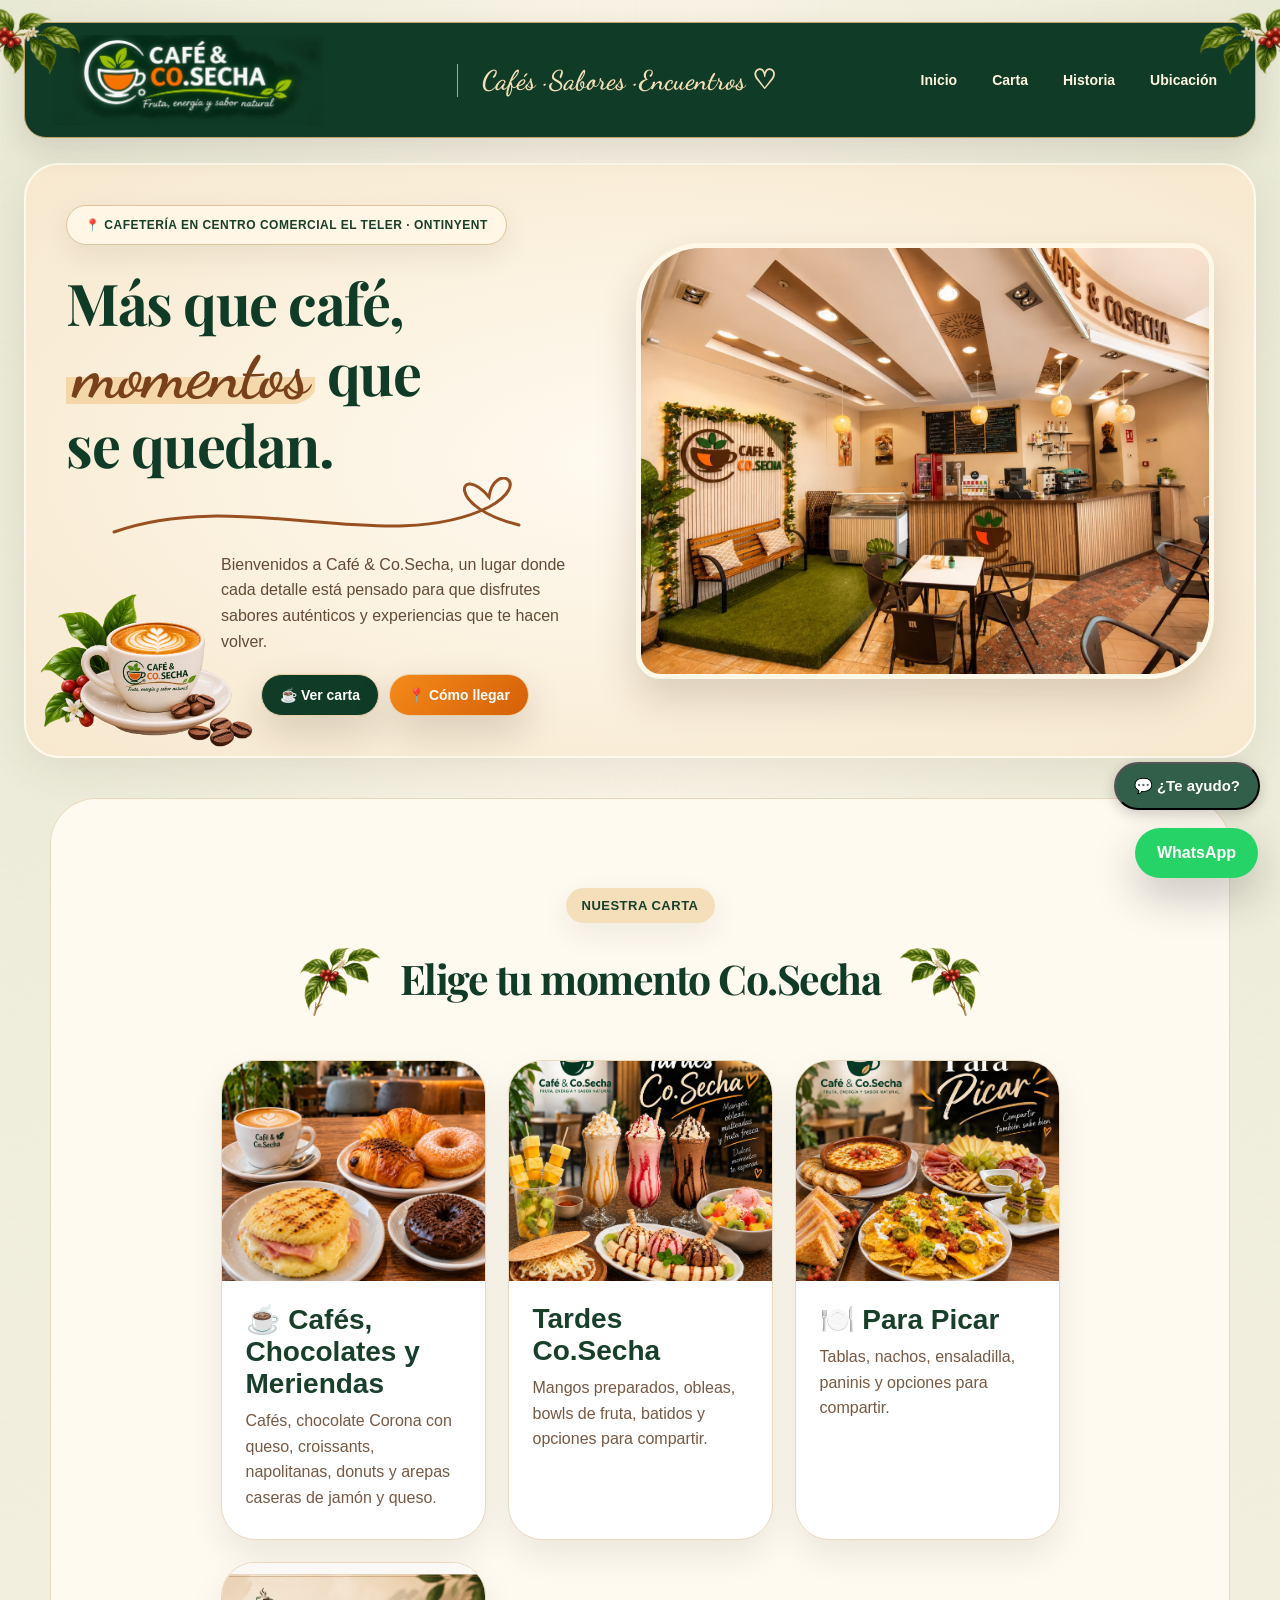
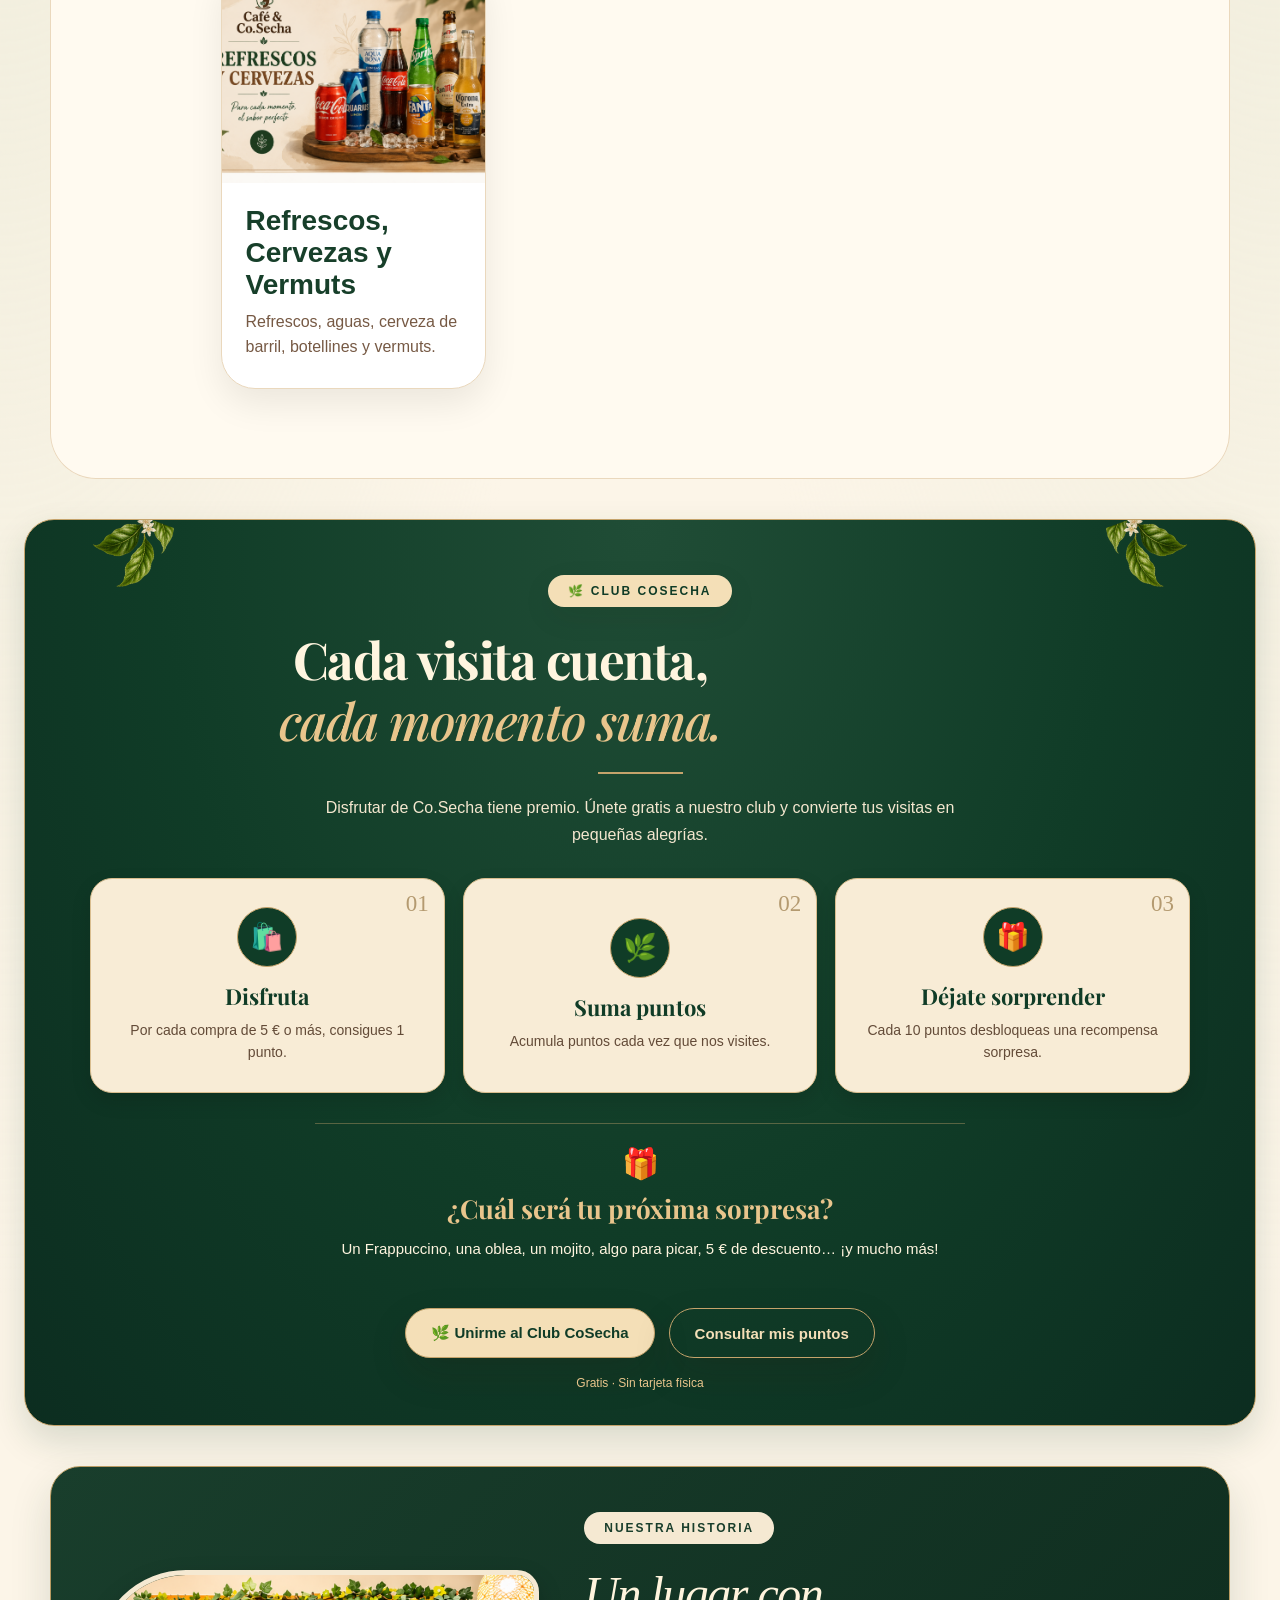
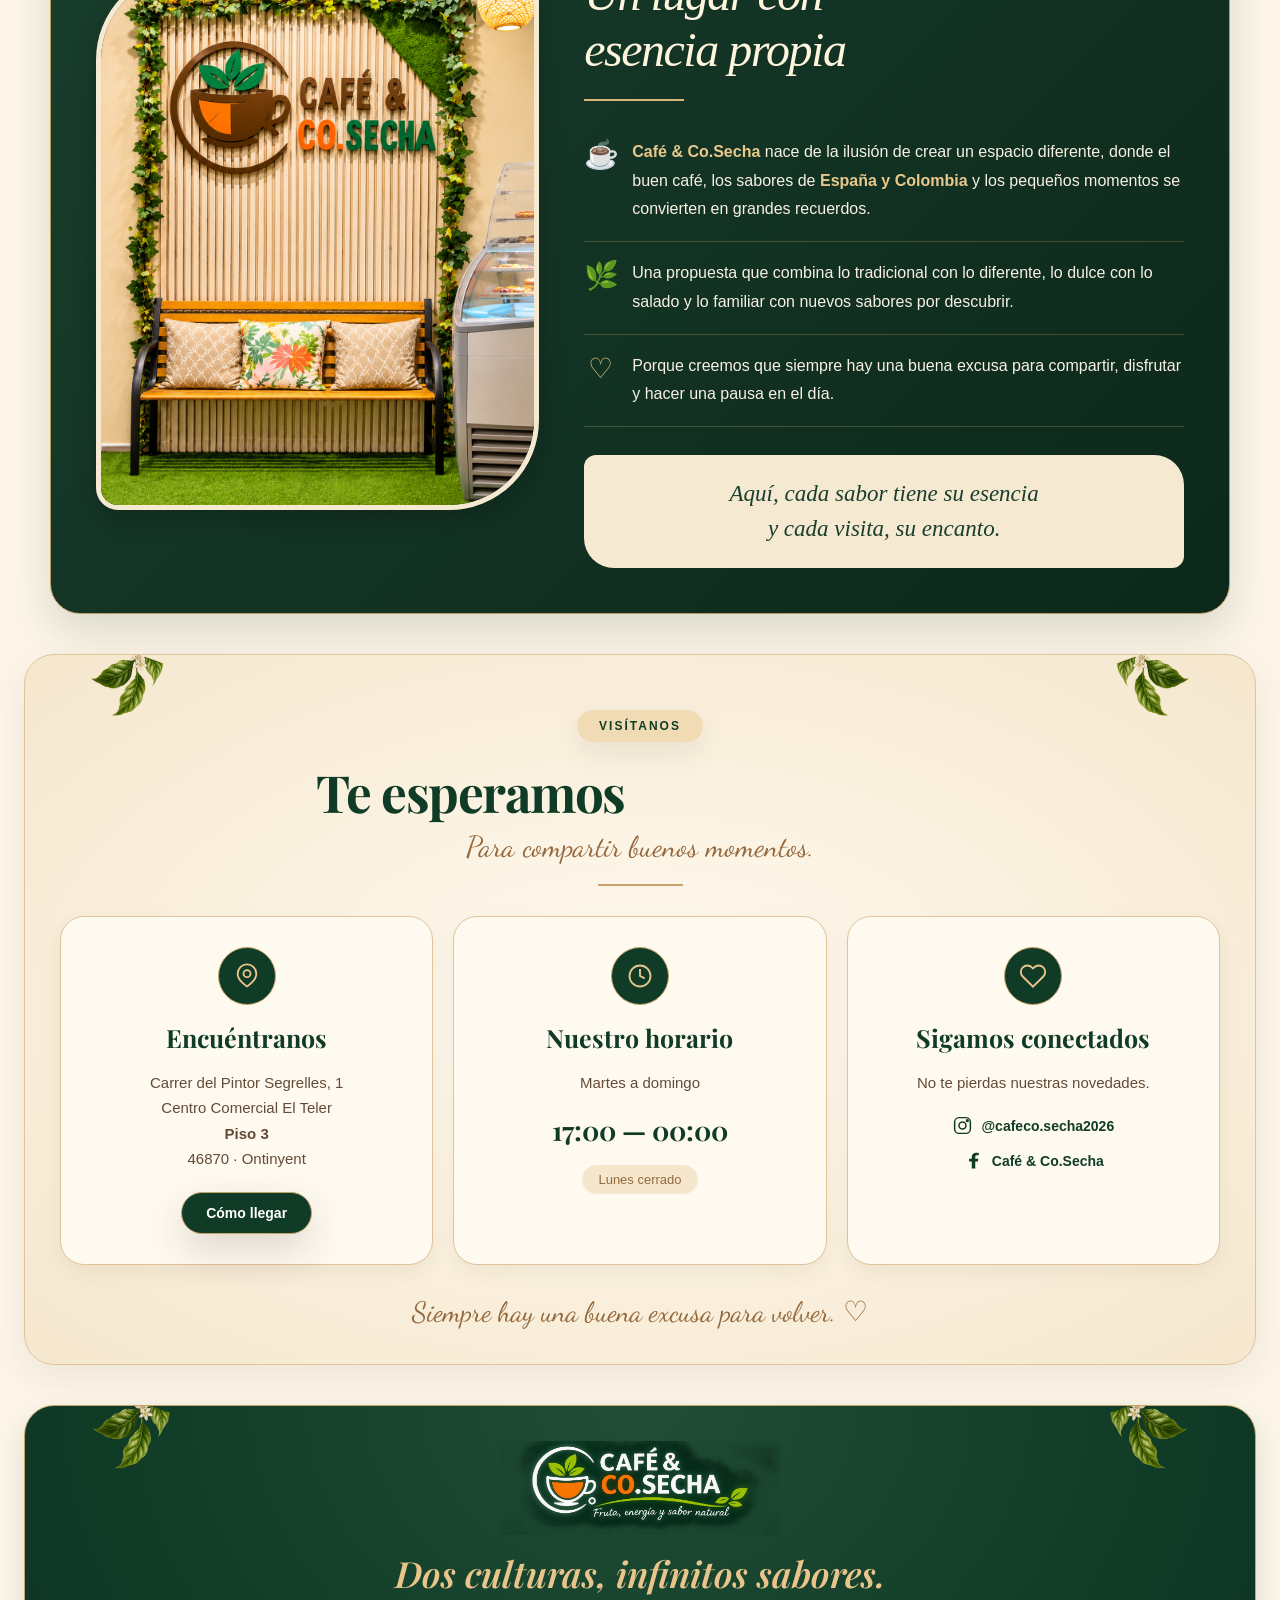
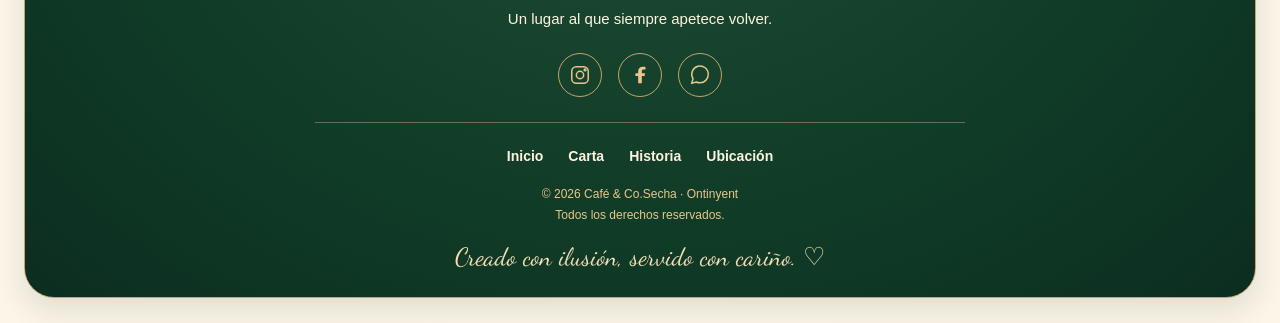
<file: index.html>
<!DOCTYPE html>
<html lang="es">

<head>
  <meta charset="UTF-8">

  <meta
    name="viewport"
    content="width=device-width, initial-scale=1.0"
  >

  <meta
    name="description"
    content="Café & Co.Secha en Ontinyent: cafés, chocolate colombiano con queso, mangos preparados, obleas, frappuccinos, aperitivos y bebidas. Abierto de martes a domingo por las tardes."
  >

  <title>Café & Co.Secha | Cafetería en Ontinyent</title>

  <link rel="preconnect" href="https://fonts.googleapis.com">
<link rel="preconnect" href="https://fonts.gstatic.com" crossorigin>
<link href="https://fonts.googleapis.com/css2?family=Playfair+Display:wght@500;600;700&family=Dancing+Script:wght@500;600;700&display=swap" rel="stylesheet">
  <link rel="stylesheet" href="styles.css">
</head>

<body class="pagina-inicio">

 
<!-- NAVEGACIÓN -->

<nav class="navbar">

 <a href="#inicio" class="brand">
  <img
    src="images/logo-cosecha.png"
    alt="Café & Co.Secha"
    class="logo-navbar"
  >
</a>

  <div class="nav-eslogan">
    Cafés · Sabores · Encuentros ♡
  </div>

  <div class="nav-links">
    <a href="#inicio">Inicio</a>
    <a href="#carta">Carta</a>
    <a href="#historia">Historia</a>
    <a href="#contacto">Ubicación</a>
  </div>

</nav>


<!-- INICIO -->

<section id="inicio" class="hero-grid portada-cosecha">

  <div class="hero-text">

    <p class="badge">
      📍 Cafetería en Centro Comercial El Teler · Ontinyent
    </p>

    <h1>
      Más que café,<br>
      <span class="palabra-especial">momentos</span> que<br>
      se quedan.
    </h1>

    <div class="detalle-corazon" aria-hidden="true">

      <svg viewBox="0 0 440 65">
        <path
          d="M5 55 C130 10 280 80 380 30
          C425 5 385 -15 380 20
          C350 -15 335 30 410 48"
          fill="none"
          stroke="#995020"
          stroke-width="3"
          stroke-linecap="round"
        />
      </svg>

    </div>

    <p class="subtitle">
      Bienvenidos a Café &amp; Co.Secha, un lugar donde
      cada detalle está pensado para que disfrutes
      sabores auténticos y experiencias que te hacen volver.
    </p>

    <div class="hero-buttons">

      <a href="#carta" class="btn primary">
        ☕ Ver carta
      </a>

      <a href="#contacto" class="btn secondary">
        📍 Cómo llegar
      </a>

    </div>

  </div>

  <div class="hero-image">

    <img
      src="images/local.jpg"
      alt="Interior de Café &amp; Co.Secha"
    >

  </div>

</section>





  
  <!-- CARTA -->

  <section id="carta" class="section menu-section">

    <p class="eyebrow">
      Nuestra carta
    </p>

    <h2>Elige tu momento Co.Secha</h2>

    <div class="menu-grid">

      <!-- DESAYUNOS -->

      
<!-- DESAYUNOS OCULTOS TEMPORALMENTE
<a class="menu-card" href="desayunos.html">

  <img
    src="images/desayuno-tarjeta.png"
    alt="Desayunos Café & Co.Secha"
  >

  <h3>Desayunos</h3>

  <p>
    Cafés, tostadas, bollería, zumos naturales
    y bowls de fruta.
  </p>

</a>
FIN DESAYUNOS OCULTOS -->


<!-- CAFÉS, CHOCOLATES Y MERIENDAS -->

<a class="menu-card" href="meriendas.html">

  <img
  src="images/meriendas-cosecha.png"
  alt="Cafés, chocolates y meriendas de Café & Co.Secha"
>

  <h3>☕ Cafés, Chocolates y Meriendas</h3>

  <p>
    Cafés, chocolate Corona con queso,
    croissants, napolitanas, donuts
    y arepas caseras de jamón y queso.
  </p>

</a>


      <!-- TARDES -->

      <a class="menu-card" href="tarde.html">

        <img
          src="images/tardes-cosecha.png"
          alt="Productos de Tardes Co.Secha"
        >

        <h3>Tardes Co.Secha</h3>

        <p>
          Mangos preparados, obleas, bowls de fruta,
          batidos y opciones para compartir.
        </p>

      </a>
<!-- PARA PICAR -->

<a class="menu-card" href="picar.html">

  <img
    src="images/para-picar.png"
    alt="Para picar Café & Co.Secha"
  >

  <h3>🍽️ Para Picar</h3>

  <p>
    Tablas, nachos, ensaladilla, paninis
    y opciones para compartir.
  </p>

</a>

      <!-- CAFÉS FRÍOS INTEGRADOS EN MERIENDAS -->


      <!-- BEBIDAS -->

      <a class="menu-card" href="bebidas.html">

        <img
          src="images/bebidas.jpg"
          alt="Refrescos, cervezas y vermuts"
        >

        <h3>Refrescos, Cervezas y Vermuts</h3>

        <p>
          Refrescos, aguas, cerveza de barril,
          botellines y vermuts.
        </p>

      </a>

    </div>

  </section>

    
<!-- CLUB COSECHA -->

<section id="club-cosecha" class="section club-cosecha">

  <div class="club-contenido">

    <span class="eyebrow">🌿 CLUB COSECHA</span>

    <h2>
      Cada visita cuenta,<br>
      <em>cada momento suma.</em>
    </h2>

    <div class="club-linea"></div>

    <p class="club-intro">
      Disfrutar de Co.Secha tiene premio.
      Únete gratis a nuestro club y convierte tus visitas
      en pequeñas alegrías.
    </p>

    <div class="club-beneficios">

      <div class="club-beneficio">
        <span class="club-icono">🛍️</span>

        <div class="club-texto">
          <strong>Disfruta</strong>
          <p>
            Por cada compra de 5 € o más,
            consigues 1 punto.
          </p>
        </div>

        <span class="club-numero">01</span>
      </div>

      <div class="club-beneficio">
        <span class="club-icono">🌿</span>

        <div class="club-texto">
          <strong>Suma puntos</strong>
          <p>
            Acumula puntos cada vez que nos visites.
          </p>
        </div>

        <span class="club-numero">02</span>
      </div>

      <div class="club-beneficio">
        <span class="club-icono">🎁</span>

        <div class="club-texto">
          <strong>Déjate sorprender</strong>
          <p>
            Cada 10 puntos desbloqueas
            una recompensa sorpresa.
          </p>
        </div>

        <span class="club-numero">03</span>
      </div>

    </div>

    <div class="club-sorpresa">

      <span class="club-regalo">🎁</span>

      <h3>¿Cuál será tu próxima sorpresa?</h3>

      <p class="club-premios">
        Un Frappuccino, una oblea, un mojito,
        algo para picar, 5 € de descuento…
        ¡y mucho más!
      </p>

    </div>

    <div class="club-acciones">

      <button
        type="button"
        class="btn primary club-boton"
        id="unirme-club"
      >
        🌿 Unirme al Club CoSecha
      </button>

      <button
        type="button"
        class="btn secondary club-boton"
        id="consultar-puntos"
      >
        Consultar mis puntos
      </button>

    </div>

    <p class="club-gratis">
      Gratis · Sin tarjeta física
    </p>

  </div>

</section>


 
<!-- NUESTRA HISTORIA -->

<section id="historia" class="section historia-cosecha">

  <div class="historia-foto">
    <img
      src="images/nuestra-historia.png"
      alt="Rincón especial de Café & Co.Secha"
      loading="lazy"
    >
  </div>

  <div class="historia-contenido">

    <span class="historia-etiqueta">
      NUESTRA HISTORIA
    </span>

    <h2>Un lugar con<br>esencia propia</h2>

    <div class="historia-linea"></div>

    <div class="historia-parrafo">
      <span class="historia-icono">☕</span>
      <p>
        <strong>Café &amp; Co.Secha</strong> nace de la ilusión
        de crear un espacio diferente, donde el buen café,
        los sabores de <strong>España y Colombia</strong>
        y los pequeños momentos se convierten en grandes recuerdos.
      </p>
    </div>

    <div class="historia-parrafo">
      <span class="historia-icono">🌿</span>
      <p>
        Una propuesta que combina lo tradicional con lo diferente,
        lo dulce con lo salado y lo familiar con nuevos sabores
        por descubrir.
      </p>
    </div>

    <div class="historia-parrafo">
      <span class="historia-icono">♡</span>
      <p>
        Porque creemos que siempre hay una buena excusa
        para compartir, disfrutar y hacer una pausa en el día.
      </p>
    </div>

    <div class="historia-frase">
      Aquí, cada sabor tiene su esencia<br>
      y cada visita, su encanto.
    </div>

  </div>

</section>



  
<!-- CONTACTO -->

<section id="contacto" class="section contact visita-cosecha">

  <span class="eyebrow">VISÍTANOS</span>

  <h2>Te esperamos</h2>

  <p class="visita-subtitulo">
    Para compartir buenos momentos.
  </p>

  <div class="visita-linea"></div>

  <div class="contact-grid">

    <!-- DIRECCIÓN -->

    <div class="visita-tarjeta">

      <span class="visita-icono">
        <svg viewBox="0 0 24 24" fill="none"
          stroke="currentColor" stroke-width="1.6">
          <path d="M20 10c0 6-8 11-8 11S4 16 4 10a8 8 0 1 1 16 0Z"/>
          <circle cx="12" cy="10" r="3"/>
        </svg>
      </span>

      <h3>Encuéntranos</h3>

      <p>
        Carrer del Pintor Segrelles, 1<br>
        Centro Comercial El Teler<br>
        <strong>Piso 3</strong><br>
        46870 · Ontinyent
      </p>

      <a
        class="btn primary visita-boton"
        href="https://maps.google.com/?q=Carrer+del+Pintor+Segrelles+1+Ontinyent"
        target="_blank"
        rel="noopener noreferrer"
      >
        Cómo llegar
      </a>

    </div>

    <!-- HORARIO -->

    <div class="visita-tarjeta">

      <span class="visita-icono">
        <svg viewBox="0 0 24 24" fill="none"
          stroke="currentColor" stroke-width="1.6">
          <circle cx="12" cy="12" r="9"/>
          <path d="M12 6v6l4 2"/>
        </svg>
      </span>

      <h3>Nuestro horario</h3>

      <p>Martes a domingo</p>

      <strong class="visita-horario">
        17:00 — 00:00
      </strong>

      <span class="visita-cerrado">
        Lunes cerrado
      </span>

    </div>

    <!-- REDES SOCIALES -->

    <div class="visita-tarjeta">

      <span class="visita-icono">
        <svg viewBox="0 0 24 24" fill="none"
          stroke="currentColor" stroke-width="1.6">
          <path d="M20.8 4.6a5.5 5.5 0 0 0-7.8 0l-1 1-1-1a5.5 5.5 0 0 0-7.8 7.8l8.8 8.8 8.8-8.8a5.5 5.5 0 0 0 0-7.8Z"/>
        </svg>
      </span>

      <h3>Sigamos conectados</h3>

      <p>No te pierdas nuestras novedades.</p>

      <div class="visita-redes">

        <a
          href="https://www.instagram.com/cafeco.secha2026/"
          target="_blank"
          rel="noopener noreferrer"
        >
          <svg viewBox="0 0 24 24" fill="none"
            stroke="currentColor" stroke-width="1.7">
            <rect x="3" y="3" width="18" height="18" rx="5"/>
            <circle cx="12" cy="12" r="4"/>
            <circle cx="17.5" cy="6.5" r="1"/>
          </svg>
          @cafeco.secha2026
        </a>

        <a
          href="https://www.facebook.com/profile.php?id=61590728134737"
          target="_blank"
          rel="noopener noreferrer"
        >
          <svg viewBox="0 0 24 24" fill="currentColor">
            <path d="M14 21v-8h3l.5-3H14V8c0-1 .3-2 2-2h2V3.3C17 3.1 16 3 15 3c-3 0-5 1.8-5 5v2H7v3h3v8z"/>
          </svg>
          Café &amp; Co.Secha
        </a>

      </div>

    </div>

  </div>

  <p class="visita-despedida">
    Siempre hay una buena excusa para volver. ♡
  </p>

</section>

<!-- PIE DE PÁGINA -->

<footer class="footer-cosecha">

  <a href="#inicio">
    <img
      src="images/logo-cosecha.png"
      alt="Café & Co.Secha"
      class="footer-logo"
    >
  </a>

  <h3>Dos culturas, infinitos sabores.</h3>

  <p class="footer-frase">
    Un lugar al que siempre apetece volver.
  </p>

  <div class="footer-redes">

    <a href="https://www.instagram.com/cafeco.secha2026/"
       target="_blank"
       rel="noopener noreferrer"
       aria-label="Instagram">

      <svg viewBox="0 0 24 24" fill="none"
           stroke="currentColor" stroke-width="1.6">
        <rect x="3" y="3" width="18" height="18" rx="5"/>
        <circle cx="12" cy="12" r="4"/>
        <circle cx="17.5" cy="6.5" r="1"/>
      </svg>

    </a>

    <a href="https://www.facebook.com/profile.php?id=61590728134737"
       target="_blank"
       rel="noopener noreferrer"
       aria-label="Facebook">

      <svg viewBox="0 0 24 24" fill="currentColor">
        <path d="M14 21v-8h3l.5-3H14V8c0-1 .3-2 2-2h2V3.3C17 3.1 16 3 15 3c-3 0-5 1.8-5 5v2H7v3h3v8z"/>
      </svg>

    </a>

    <a href="#contacto" aria-label="Contacto">

      <svg viewBox="0 0 24 24" fill="none"
           stroke="currentColor" stroke-width="1.6">
        <path d="M21 11.5a9 9 0 0 1-9 9 10 10 0 0 1-4-.9L3 21l1.4-5A9 9 0 1 1 21 11.5Z"/>
      </svg>

    </a>

  </div>

  <div class="footer-linea"></div>

  <nav class="footer-enlaces">
    <a href="#inicio">Inicio</a>
    <a href="#carta">Carta</a>
    <a href="#historia">Historia</a>
    <a href="#contacto">Ubicación</a>
  </nav>

  <small class="footer-derechos">
    © 2026 Café &amp; Co.Secha · Ontinyent
    <br>
    Todos los derechos reservados.
  </small>

  <p class="footer-carino">
    Creado con ilusión, servido con cariño. ♡
  </p>

</footer>


  <!-- BOTÓN WHATSAPP -->

  <a
    class="whatsapp"
    href="https://wa.me/34668579133?text=Hola%2C%20me%20gustar%C3%ADa%20saber%20m%C3%A1s%20sobre%20Caf%C3%A9%20%26%20Co.Secha"
    target="_blank"
    rel="noopener noreferrer"
    aria-label="Contactar con Café & Co.Secha por WhatsApp"
  >
    WhatsApp
  </a>

  <!-- ASISTENTE VIRTUAL CAFÉ & CO.SECHA -->

<button
  class="asistente-ia"
  id="boton-asistente"
  type="button"
  aria-label="Abrir asistente virtual de Café & Co.Secha"
>
  💬 ¿Te ayudo?
</button>

<div id="ventana-asistente" class="ventana-asistente">
  <div class="cabecera-asistente">
    <div>
      <strong>☕ Café & Co.Secha</strong>
      <span>● Asistente virtual</span>
    </div>

    <button
      id="cerrar-asistente"
      class="cerrar-asistente"
      type="button"
      aria-label="Cerrar asistente"
    >
      ×
    </button>
  </div>

  <iframe
    src="https://cafe-cosecha-ai.onrender.com"
    title="Asistente virtual de Café & Co.Secha"
    class="iframe-asistente"
  ></iframe>
</div>

<style>
    /* CLUB COSECHA */

  .club-cosecha {
    background: #f7f2e8;
    text-align: center;
  }

  .club-contenido {
    max-width: 1000px;
    margin: 0 auto;
  }

  .club-contenido h2 {
    color: #315f49;
    margin-bottom: 15px;
  }

  .club-intro {
    max-width: 650px;
    margin: 0 auto 35px;
    font-size: 18px;
    line-height: 1.6;
  }

  .club-beneficios {
    display: grid;
    grid-template-columns: repeat(3, 1fr);
    gap: 20px;
    margin: 35px 0;
  }

  .club-beneficio {
    background: white;
    padding: 28px 20px;
    border-radius: 18px;
    box-shadow: 0 5px 18px rgba(0, 0, 0, 0.08);
  }

  .club-beneficio span {
    display: block;
    font-size: 34px;
    margin-bottom: 12px;
  }

  .club-beneficio strong {
    display: block;
    color: #315f49;
    font-size: 19px;
    margin-bottom: 8px;
  }

  .club-beneficio p {
    margin: 0;
    line-height: 1.5;
  }

  .club-premios {
    max-width: 700px;
    margin: 25px auto;
    font-weight: 600;
  }

  .club-boton {
    border: none;
    cursor: pointer;
    font-size: 16px;
  }

  .club-gratis {
    margin-top: 10px;
    font-size: 13px;
    opacity: 0.7;
  }

  @media (max-width: 700px) {
    .club-beneficios {
      grid-template-columns: 1fr;
    }

    .club-intro {
      font-size: 16px;
    }
  }
  .asistente-ia {
    position: fixed;
    right: 20px;
    bottom: 90px;
    z-index: 9999;

    display: flex;
    align-items: center;
    gap: 7px;

    padding: 13px 18px;
    border-radius: 30px;

    background: #315f49;
    color: white;
    text-decoration: none;

    font-family: Arial, sans-serif;
    font-size: 15px;
    font-weight: 700;

    box-shadow: 0 4px 14px rgba(0, 0, 0, 0.20);
  }

  .asistente-ia:hover {
    transform: translateY(-2px);
  }
/* VENTANA DEL ASISTENTE */

.ventana-asistente {
  position: fixed;
  right: 20px;
  bottom: 155px;
  width: 390px;
  height: 600px;
  max-height: calc(100vh - 180px);

  background: #fff;
  border-radius: 22px;
  overflow: hidden;

  box-shadow: 0 10px 35px rgba(0, 0, 0, 0.25);

  z-index: 10000;

  display: none;
  flex-direction: column;
}

.ventana-asistente.abierto {
  display: flex;
}

.cabecera-asistente {
  background: #315f49;
  color: white;

  padding: 14px 16px;

  display: flex;
  align-items: center;
  justify-content: space-between;
}

.cabecera-asistente strong {
  display: block;
  font-size: 16px;
}

.cabecera-asistente span {
  display: block;
  margin-top: 3px;
  font-size: 12px;
  opacity: 0.9;
}

.cerrar-asistente {
  border: none;
  background: transparent;
  color: white;

  font-size: 28px;
  line-height: 1;

  cursor: pointer;
}

.iframe-asistente {
  width: 100%;
  flex: 1;
  border: none;
  background: #faf8f4;
}

@media (max-width: 600px) {
  .ventana-asistente {
    position: fixed;
    left: 10px;
    right: 10px;
    bottom: 145px;

    width: auto;
    height: 55vh;
    max-height: 480px;

    border-radius: 18px;
  }

  .ventana-asistente iframe {
    width: 100%;
    height: 100%;
    border: 0;
    display: block;
  }
}
  @media (max-width: 600px) {
    .asistente-ia {
      right: 15px;
      bottom: 85px;
      padding: 12px 16px;
      font-size: 14px;
    }
  }
</style>
<script>
  const botonAsistente = document.getElementById("boton-asistente");
  const ventanaAsistente = document.getElementById("ventana-asistente");
  const cerrarAsistente = document.getElementById("cerrar-asistente");
if (window.visualViewport) {
  const ajustarChatMovil = () => {
    if (window.innerWidth <= 600) {
      const altoVisible = window.visualViewport.height;

      ventanaAsistente.style.height = `${altoVisible - 20}px`;
      ventanaAsistente.style.top = "10px";
      ventanaAsistente.style.bottom = "auto";
    }
  };

  window.visualViewport.addEventListener("resize", ajustarChatMovil);
  window.visualViewport.addEventListener("scroll", ajustarChatMovil);
}
  botonAsistente.addEventListener("click", function () {
    ventanaAsistente.classList.toggle("abierto");
  });
const botonClub = document.getElementById("unirme-club");
const iframeAsistente = document.querySelector(".iframe-asistente");

botonClub.addEventListener("click", function () {
  ventanaAsistente.classList.add("abierto");

  iframeAsistente.contentWindow.postMessage(
    "abrir-club-cosecha",
    "https://cafe-cosecha-ai.onrender.com"
  );
});
const botonConsultarPuntos = document.getElementById("consultar-puntos");

botonConsultarPuntos.addEventListener("click", function () {
  ventanaAsistente.classList.add("abierto");

  iframeAsistente.contentWindow.postMessage(
    "consultar-puntos-club",
    "https://cafe-cosecha-ai.onrender.com"
  );
});

  cerrarAsistente.addEventListener("click", function () {
    ventanaAsistente.classList.remove("abierto");
  });
</script>


</body>

</html>
</file>
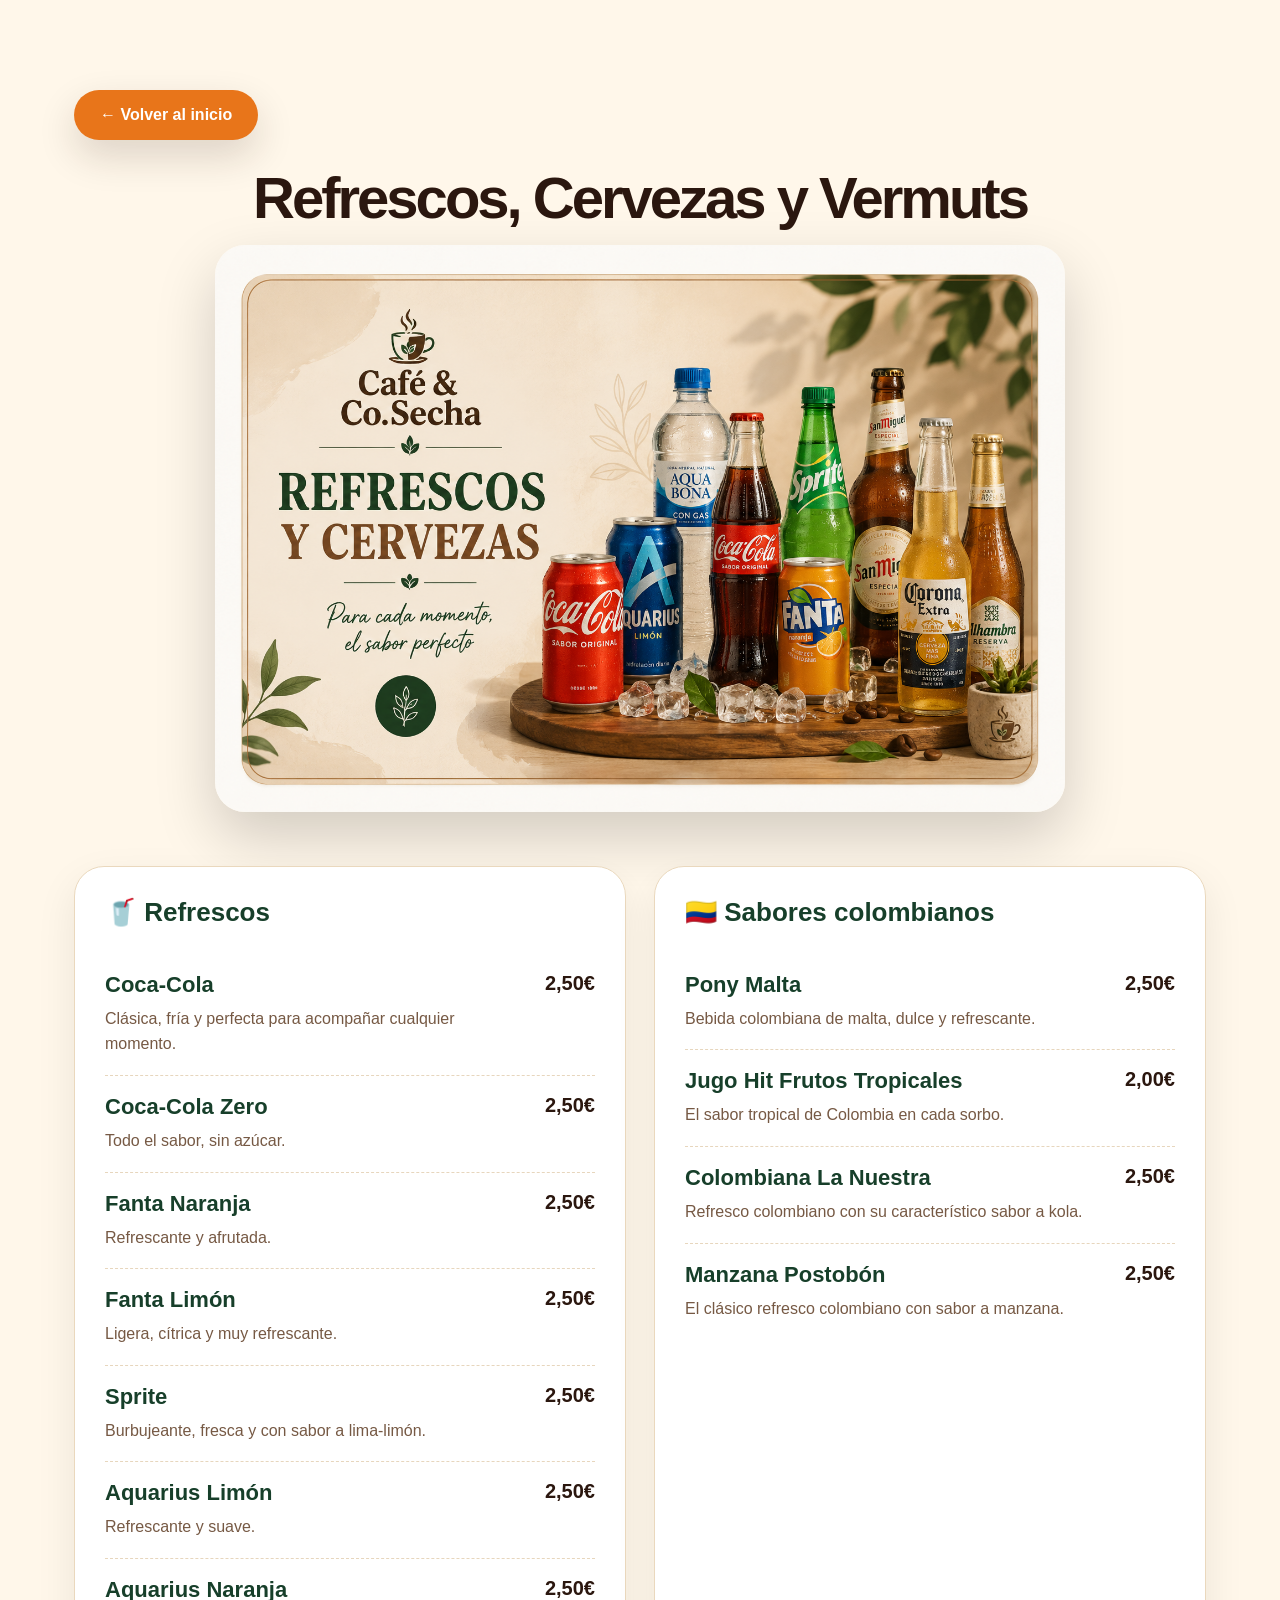
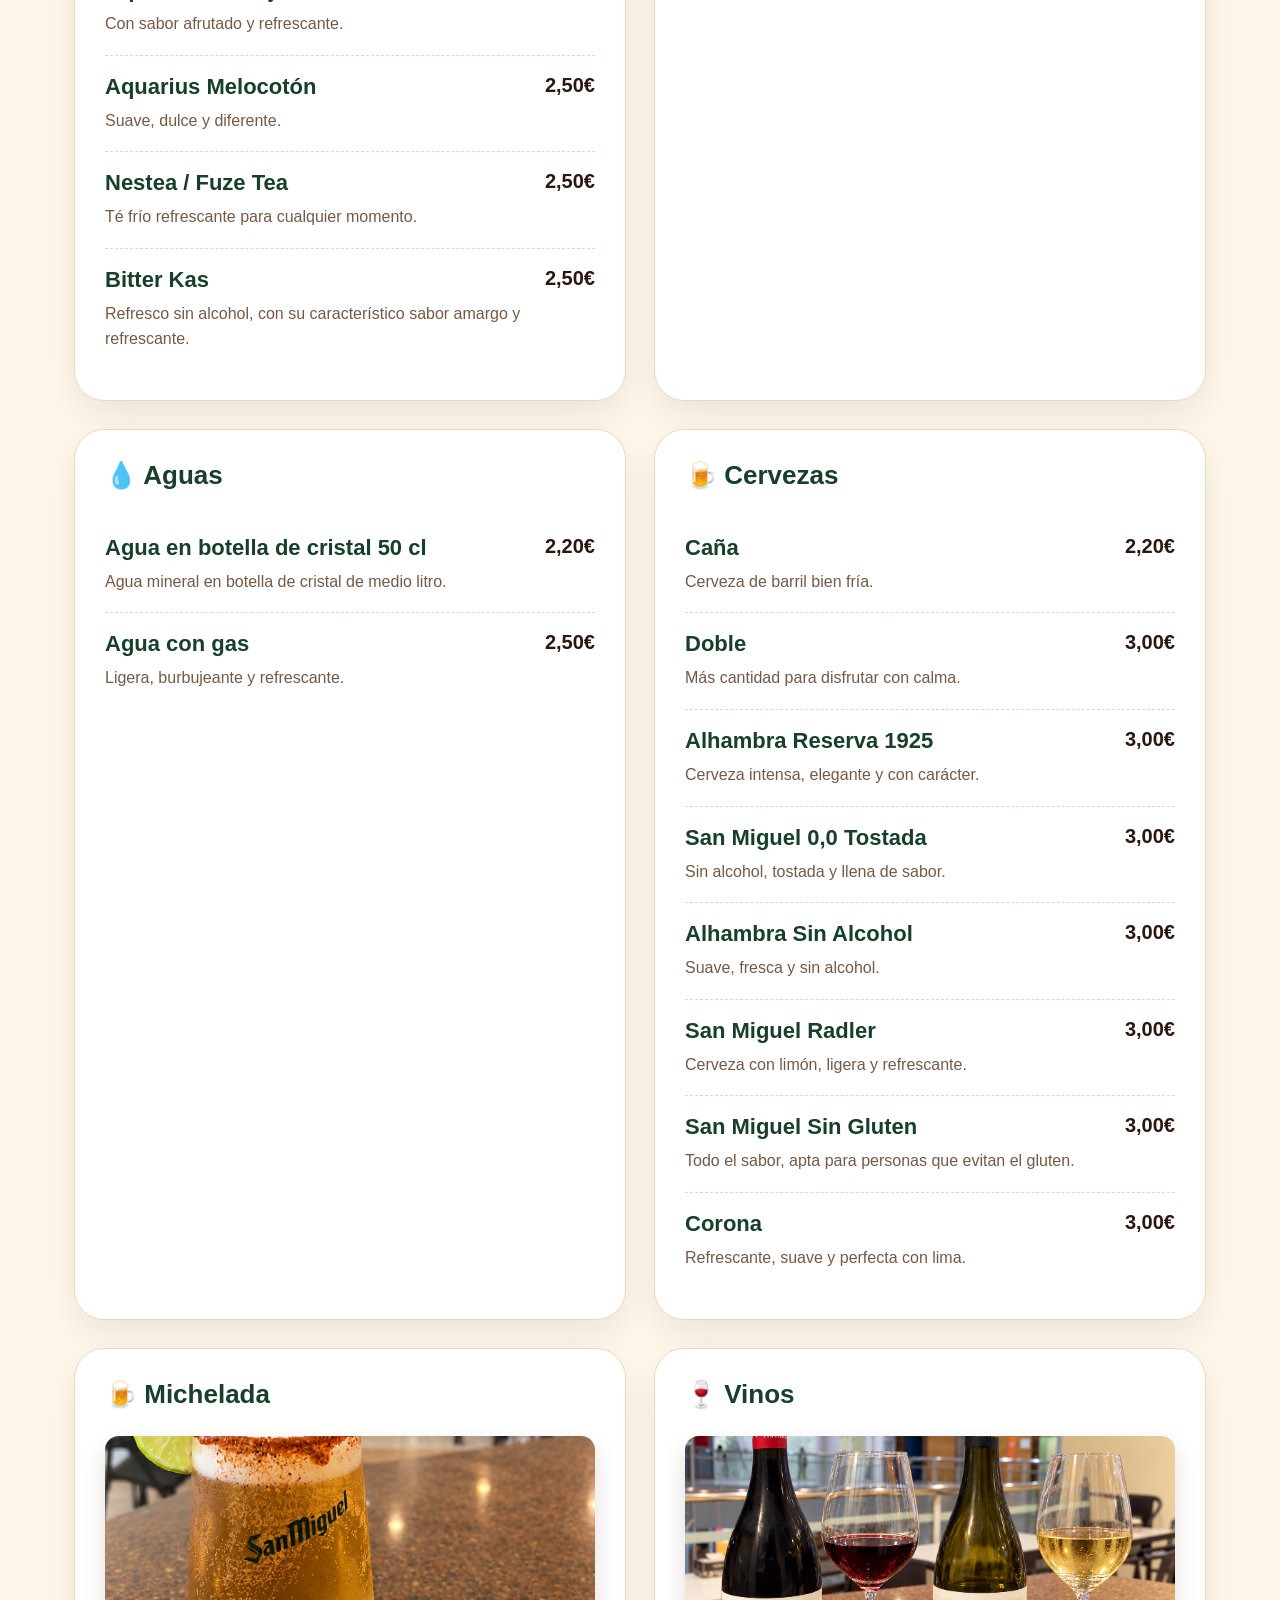
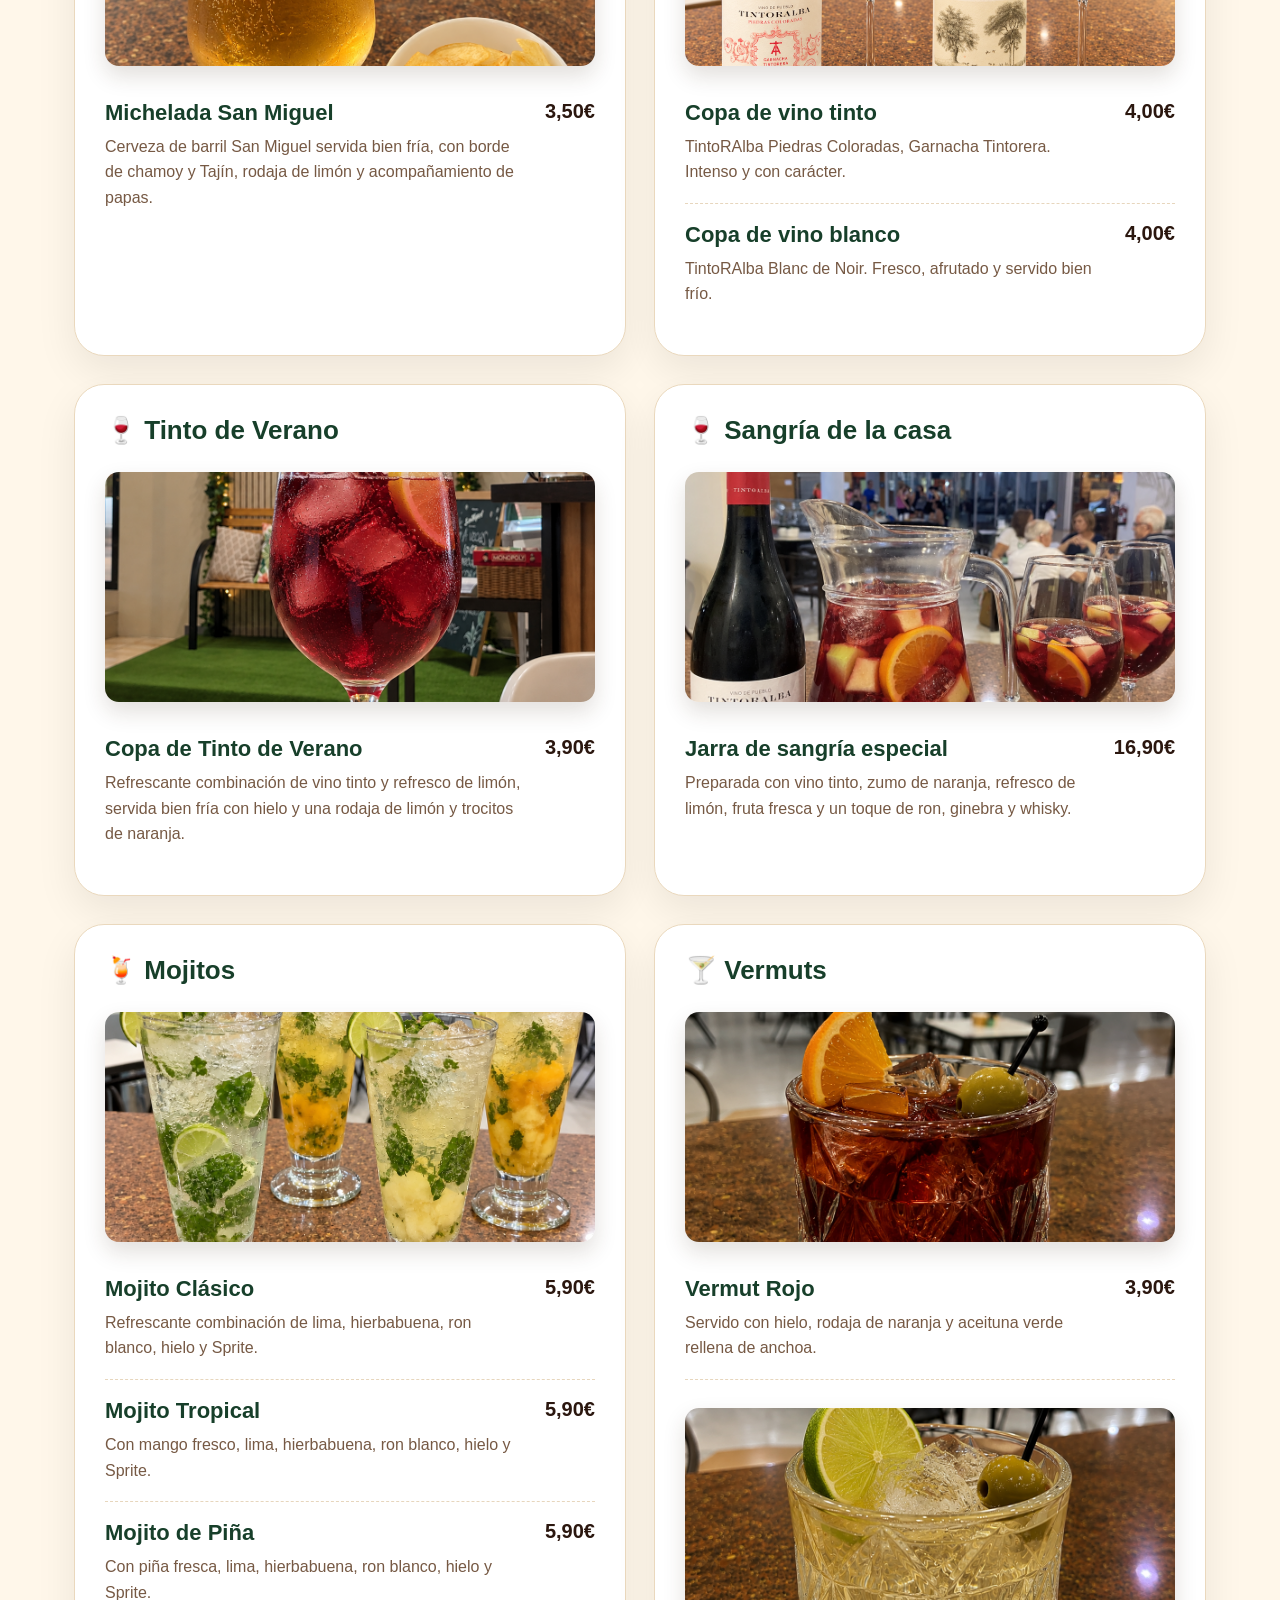
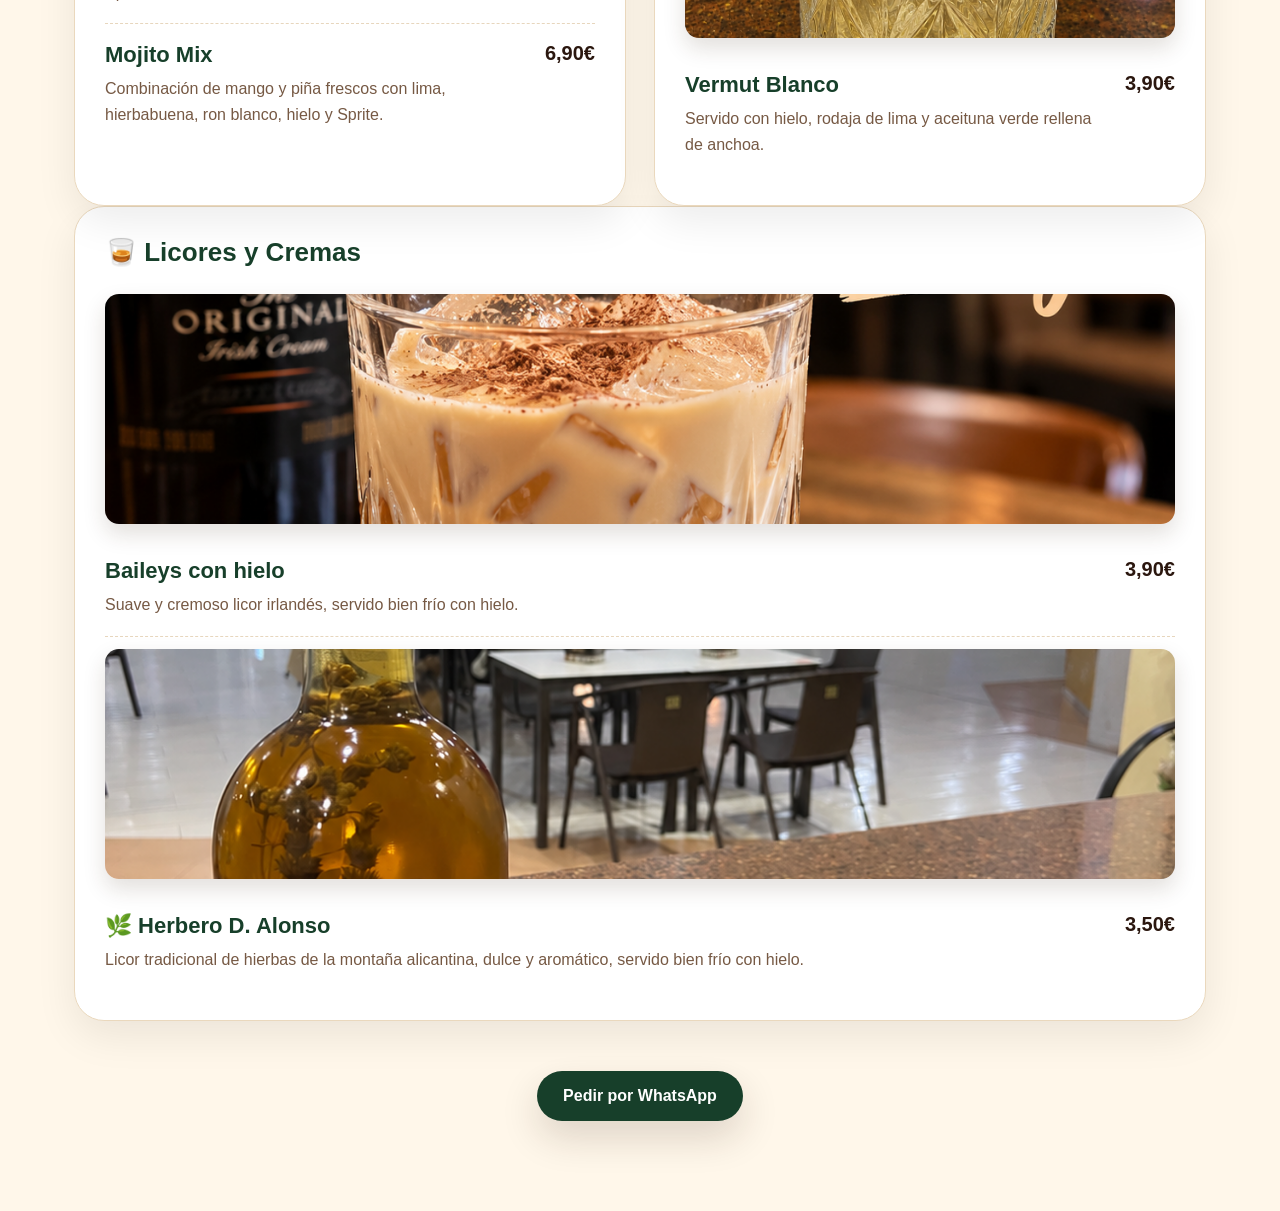
<file: bebidas.html>
<!DOCTYPE html>
<html lang="es">
<head>
  <meta charset="UTF-8">
  <meta name="viewport" content="width=device-width, initial-scale=1.0">

  <title>Refrescos, Cervezas y Vermuts | Café & Co.Secha</title>

  <meta
    name="description"
    content="Consulta nuestra carta de refrescos, bebidas colombianas, aguas, cervezas y vermuts en Café & Co.Secha, Ontinyent."
  >

  <link rel="stylesheet" href="styles.css">
</head>

<body>

  <section class="section">

    <div class="back-button">
      <a href="index.html" class="btn secondary">
        ← Volver al inicio
      </a>
    </div>

    <div class="page-header">
      <h1>Refrescos, Cervezas y Vermuts</h1>

      <img
        src="images/bebidas.jpg"
        alt="Refrescos, cervezas y vermuts de Café & Co.Secha"
      >
    </div>

    <div class="price-grid">

      <!-- REFRESCOS -->

      <div class="price-card">
        <h3>🥤 Refrescos</h3>

        <div class="product-row">
          <div class="product-info">
            <strong>Coca-Cola</strong>
            <small>
              Clásica, fría y perfecta para acompañar cualquier momento.
            </small>
          </div>
          <strong class="product-price">2,50€</strong>
        </div>

        <div class="product-row">
          <div class="product-info">
            <strong>Coca-Cola Zero</strong>
            <small>Todo el sabor, sin azúcar.</small>
          </div>
          <strong class="product-price">2,50€</strong>
        </div>

        <div class="product-row">
          <div class="product-info">
            <strong>Fanta Naranja</strong>
            <small>Refrescante y afrutada.</small>
          </div>
          <strong class="product-price">2,50€</strong>
        </div>

        <div class="product-row">
          <div class="product-info">
            <strong>Fanta Limón</strong>
            <small>Ligera, cítrica y muy refrescante.</small>
          </div>
          <strong class="product-price">2,50€</strong>
        </div>

        <div class="product-row">
          <div class="product-info">
            <strong>Sprite</strong>
            <small>Burbujeante, fresca y con sabor a lima-limón.</small>
          </div>
          <strong class="product-price">2,50€</strong>
        </div>

        <div class="product-row">
          <div class="product-info">
            <strong>Aquarius Limón</strong>
            <small>Refrescante y suave.</small>
          </div>
          <strong class="product-price">2,50€</strong>
        </div>

        <div class="product-row">
          <div class="product-info">
            <strong>Aquarius Naranja</strong>
            <small>Con sabor afrutado y refrescante.</small>
          </div>
          <strong class="product-price">2,50€</strong>
        </div>

        <div class="product-row">
          <div class="product-info">
            <strong>Aquarius Melocotón</strong>
            <small>Suave, dulce y diferente.</small>
          </div>
          <strong class="product-price">2,50€</strong>
        </div>

      <div class="product-row">
  <div class="product-info">
    <strong>Nestea / Fuze Tea</strong>
    <small>
      Té frío refrescante para cualquier momento.
    </small>
  </div>
  <strong class="product-price">2,50€</strong>
</div>

<div class="product-row">
  <div class="product-info">
    <strong>Bitter Kas</strong>
    <small>
      Refresco sin alcohol, con su característico sabor
      amargo y refrescante.
    </small>
  </div>
  <strong class="product-price">2,50€</strong>
</div>

</div>
      <!-- SABORES COLOMBIANOS -->

      <div class="price-card">
        <h3> 🇨🇴 Sabores colombianos</h3>

        <div class="product-row">
          <div class="product-info">
            <strong>Pony Malta</strong>
            <small>
              Bebida colombiana de malta, dulce y refrescante.
            </small>
          </div>
          <strong class="product-price">2,50€</strong>
        </div>

        <div class="product-row">
          <div class="product-info">
            <strong>Jugo Hit Frutos Tropicales</strong>
            <small>
              El sabor tropical de Colombia en cada sorbo.
            </small>
          </div>
          <strong class="product-price">2,00€</strong>
        </div>

        <div class="product-row">
          <div class="product-info">
            <strong>Colombiana La Nuestra</strong>
            <small>
              Refresco colombiano con su característico sabor a kola.
            </small>
          </div>
          <strong class="product-price">2,50€</strong>
        </div>

        <div class="product-row">
          <div class="product-info">
            <strong>Manzana Postobón</strong>
            <small>
              El clásico refresco colombiano con sabor a manzana.
            </small>
          </div>
          <strong class="product-price">2,50€</strong>
        </div>
      </div>

      <!-- AGUAS -->

      <div class="price-card">
        <h3>💧 Aguas</h3>

        <div class="product-row">
          <div class="product-info">
            <strong>Agua en botella de cristal 50 cl</strong>
            <small>
              Agua mineral en botella de cristal de medio litro.
            </small>
          </div>
          <strong class="product-price">2,20€</strong>
        </div>

        <div class="product-row">
          <div class="product-info">
            <strong>Agua con gas</strong>
            <small>Ligera, burbujeante y refrescante.</small>
          </div>
          <strong class="product-price">2,50€</strong>
        </div>
      </div>

      <!-- CERVEZAS -->

      <div class="price-card">
        <h3>🍺 Cervezas</h3>

        <div class="product-row">
          <div class="product-info">
            <strong>Caña</strong>
            <small>Cerveza de barril bien fría.</small>
          </div>
          <strong class="product-price">2,20€</strong>
        </div>

        <div class="product-row">
          <div class="product-info">
            <strong>Doble</strong>
            <small>Más cantidad para disfrutar con calma.</small>
          </div>
          <strong class="product-price">3,00€</strong>
        </div>

        <div class="product-row">
          <div class="product-info">
            <strong>Alhambra Reserva 1925</strong>
            <small>Cerveza intensa, elegante y con carácter.</small>
          </div>
          <strong class="product-price">3,00€</strong>
        </div>

        <div class="product-row">
          <div class="product-info">
            <strong>San Miguel 0,0 Tostada</strong>
            <small>Sin alcohol, tostada y llena de sabor.</small>
          </div>
          <strong class="product-price">3,00€</strong>
        </div>

        <div class="product-row">
          <div class="product-info">
            <strong>Alhambra Sin Alcohol</strong>
            <small>Suave, fresca y sin alcohol.</small>
          </div>
          <strong class="product-price">3,00€</strong>
        </div>

        <div class="product-row">
          <div class="product-info">
            <strong>San Miguel Radler</strong>
            <small>Cerveza con limón, ligera y refrescante.</small>
          </div>
          <strong class="product-price">3,00€</strong>
        </div>

        <div class="product-row">
          <div class="product-info">
            <strong>San Miguel Sin Gluten</strong>
            <small>
              Todo el sabor, apta para personas que evitan el gluten.
            </small>
          </div>
          <strong class="product-price">3,00€</strong>
        </div>

        <div class="product-row">
          <div class="product-info">
            <strong>Corona</strong>
            <small>Refrescante, suave y perfecta con lima.</small>
          </div>
          <strong class="product-price">3,00€</strong>
        </div>
      </div>
      <!-- MICHELADA -->

<div class="price-card">
  <h3>🍺 Michelada</h3>

  <img
    src="images/michelada.png"
    alt="Michelada San Miguel con chamoy, Tajín y limón"
    class="foto-menu"
    loading="lazy"
  >

  <div class="product-row">
    <div class="product-info">
      <strong>Michelada San Miguel</strong>
      <small>
        Cerveza de barril San Miguel servida bien fría,
        con borde de chamoy y Tajín, rodaja de limón
        y acompañamiento de papas.
      </small>
    </div>

    <strong class="product-price">3,50€</strong>
  </div>
</div>
<!-- VINOS -->

<div class="price-card">
  <h3>🍷 Vinos</h3>

  <img
    src="images/vinos.png"
    alt="Vino tinto y vino blanco de Café & Co.Secha"
    class="foto-menu"
    loading="lazy"
  >

  <div class="product-row">
    <div class="product-info">
      <strong>Copa de vino tinto</strong>
      <small>
        TintoRAlba Piedras Coloradas, Garnacha Tintorera.
        Intenso y con carácter.
      </small>
    </div>
    <strong class="product-price">4,00€</strong>
  </div>

  <div class="product-row">
    <div class="product-info">
      <strong>Copa de vino blanco</strong>
      <small>
        TintoRAlba Blanc de Noir. Fresco, afrutado
        y servido bien frío.
      </small>
    </div>
    <strong class="product-price">4,00€</strong>
  </div>
</div>


<!-- TINTO DE VERANO -->

<div class="price-card">
  <h3>🍷 Tinto de Verano</h3>

  <img
    src="images/tinto-verano.png"
    alt="Tinto de verano de Café & Co.Secha"
    class="foto-menu"
    loading="lazy"
  >

  <div class="product-row">
    <div class="product-info">
      <strong>Copa de Tinto de Verano</strong>
      <small>
        Refrescante combinación de vino tinto
        y refresco de limón, servida bien fría
        con hielo y una rodaja de limón y trocitos de naranja.
      </small>
    </div>

    <strong class="product-price">3,90€</strong>
  </div>
</div>

<!-- SANGRÍA -->

<div class="price-card">
  <h3>🍷 Sangría de la casa</h3>

  <img
    src="images/jarra-sangria.png"
    alt="Jarra de sangría especial de Café & Co.Secha"
    class="foto-menu"
    loading="lazy"
  >

  <div class="product-row">
    <div class="product-info">
      <strong>Jarra de sangría especial</strong>

      <small>
        Preparada con vino tinto, zumo de naranja, refresco de limón,
        fruta fresca y un toque de ron, ginebra y whisky.
      </small>
    </div>

    <strong class="product-price">16,90€</strong>
  </div>
</div>
<!-- MOJITOS -->

<div class="price-card">
  <h3>🍹 Mojitos</h3>

  <img
    src="images/mojitos.png"
    alt="Mojitos de Café & Co.Secha"
    class="foto-menu"
    loading="lazy"
  >

  <div class="product-row">
    <div class="product-info">
      <strong>Mojito Clásico</strong>
      <small>
        Refrescante combinación de lima, hierbabuena, ron blanco,
        hielo y Sprite.
      </small>
    </div>
    <strong class="product-price">5,90€</strong>
  </div>

  <div class="product-row">
    <div class="product-info">
      <strong>Mojito Tropical</strong>
      <small>
        Con mango fresco, lima, hierbabuena, ron blanco,
        hielo y Sprite.
      </small>
    </div>
    <strong class="product-price">5,90€</strong>
  </div>

  <div class="product-row">
    <div class="product-info">
      <strong>Mojito de Piña</strong>
      <small>
        Con piña fresca, lima, hierbabuena, ron blanco,
        hielo y Sprite.
      </small>
    </div>
    <strong class="product-price">5,90€</strong>
  </div>

  <div class="product-row">
    <div class="product-info">
      <strong>Mojito Mix</strong>
      <small>
        Combinación de mango y piña frescos con lima,
        hierbabuena, ron blanco, hielo y Sprite.
      </small>
    </div>
    <strong class="product-price">6,90€</strong>
  </div>
</div>
      <!-- VERMUTS -->

      <div class="price-card">
        <h3>🍸 Vermuts</h3>

        <img
          src="images/vermut-rojo.png"
          alt="Vermut rojo servido en Café & Co.Secha"
          class="foto-menu"
          loading="lazy"
        >

        <div class="product-row">
          <div class="product-info">
            <strong>Vermut Rojo</strong>
            <small>
              Servido con hielo, rodaja de naranja y aceituna verde
              rellena de anchoa.
            </small>
          </div>
          <strong class="product-price">3,90€</strong>
        </div>

        <img
          src="images/vermut-blanco.png"
          alt="Vermut blanco servido en Café & Co.Secha"
          class="foto-menu vermut-foto-segunda"
          loading="lazy"
        >

        <div class="product-row">
          <div class="product-info">
            <strong>Vermut Blanco</strong>
            <small>
              Servido con hielo, rodaja de lima y aceituna verde
              rellena de anchoa.
            </small>
          </div>
          <strong class="product-price">3,90€</strong>
        </div>
      </div>

    </div>
    
      <!-- BAILEYS -->

      <div class="price-card">

        <h3>🥃 Licores y Cremas</h3>

        <img
          src="images/baileys.png"
          alt="Copa de Baileys con hielo de Café & Co.Secha"
          class="foto-menu"
          loading="lazy"
        >

        <div class="product-row">

          <div class="product-info">

            <strong>Baileys con hielo</strong>

            <small>
              Suave y cremoso licor irlandés,
              servido bien frío con hielo.
            </small>

          </div>

          <strong class="product-price">3,90€</strong>

        </div>

        <!-- HERBERO D. ALONSO -->

        <img
          src="images/herbero.png"
          alt="Herbero D. Alonso con hielo"
          class="foto-menu"
          loading="lazy"
        >

        <div class="product-row">
          <div class="product-info">

            <strong>🌿 Herbero D. Alonso</strong>

            <small>
              Licor tradicional de hierbas de la montaña
              alicantina, dulce y aromático,
              servido bien frío con hielo.
            </small>

          </div>

          <strong class="product-price">3,50€</strong>
        </div>

      </div>


    <div class="center-button">
      <a
        class="btn primary"
        href="https://wa.me/34668579133?text=Hola%2C%20quiero%20hacer%20un%20pedido."
        target="_blank"
        rel="noopener noreferrer"
      >
        Pedir por WhatsApp
      </a>
    </div>

  </section>

</body>
</html>
</file>
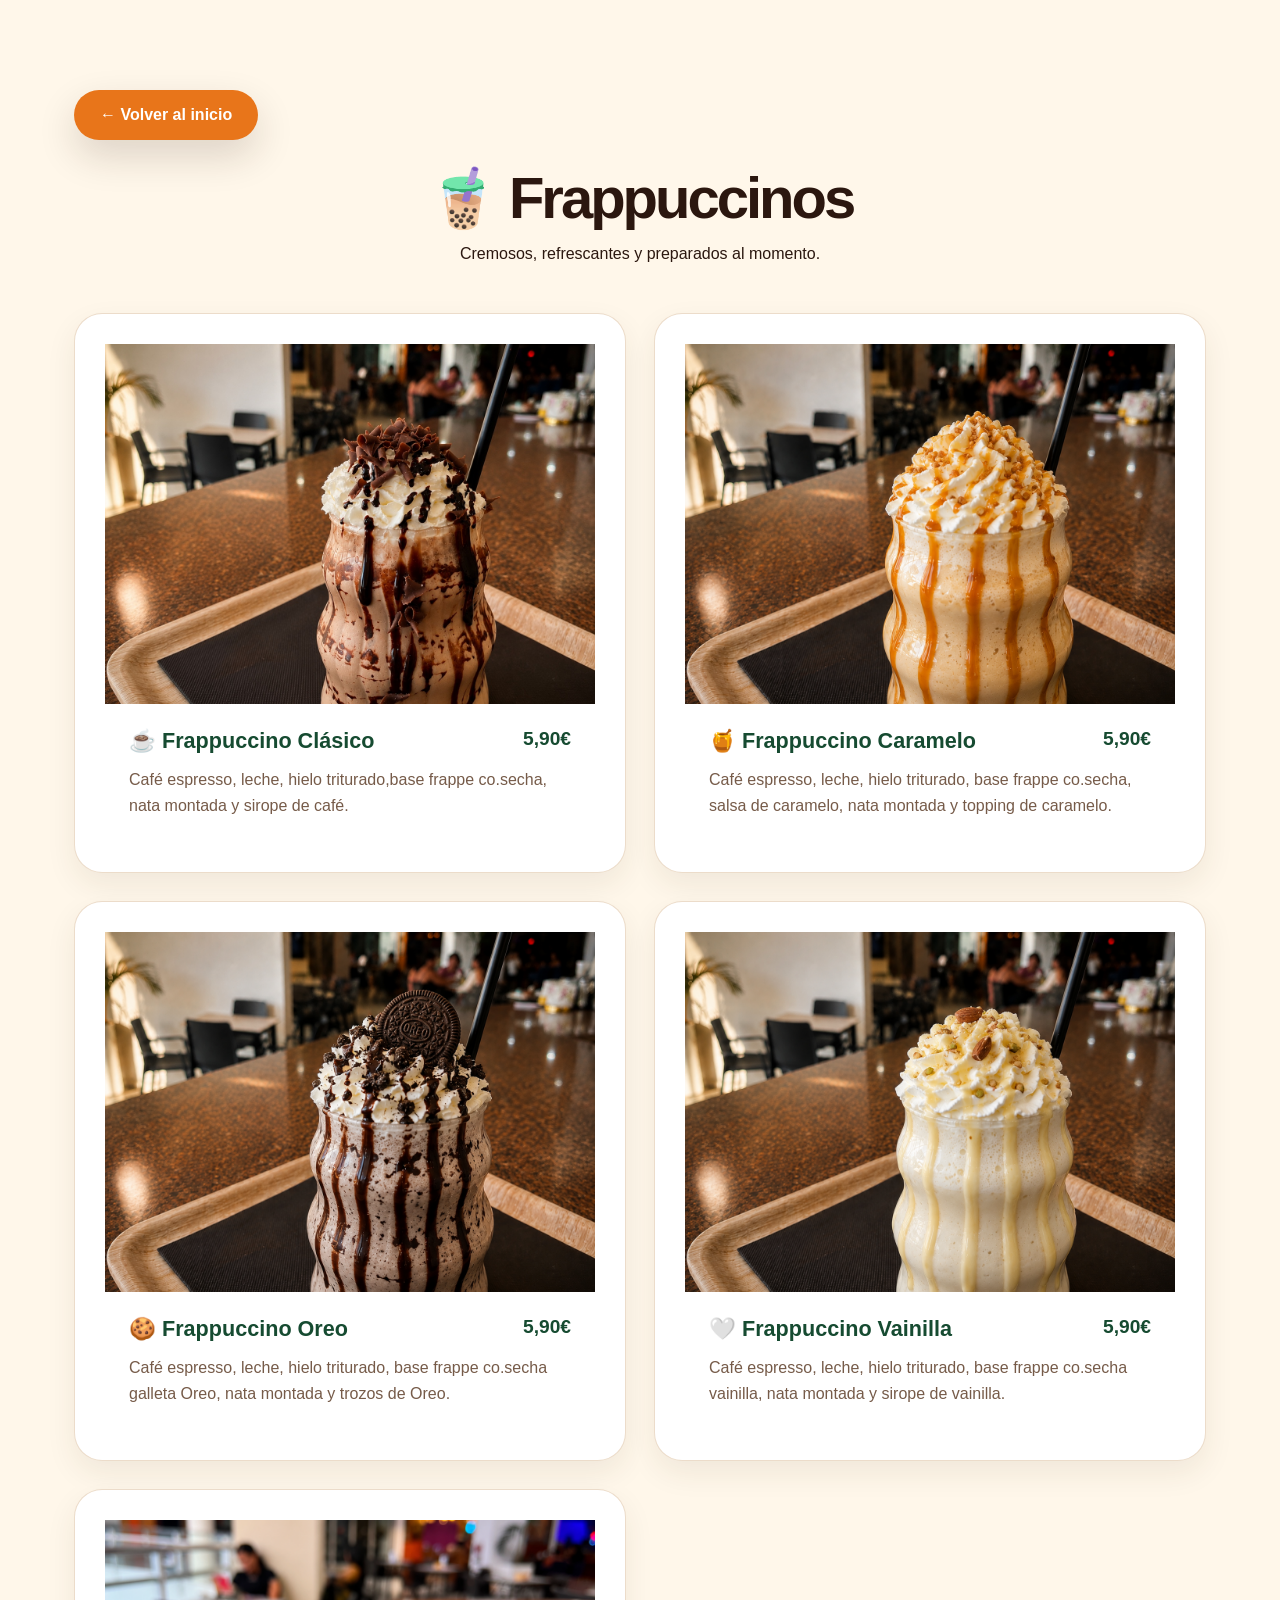
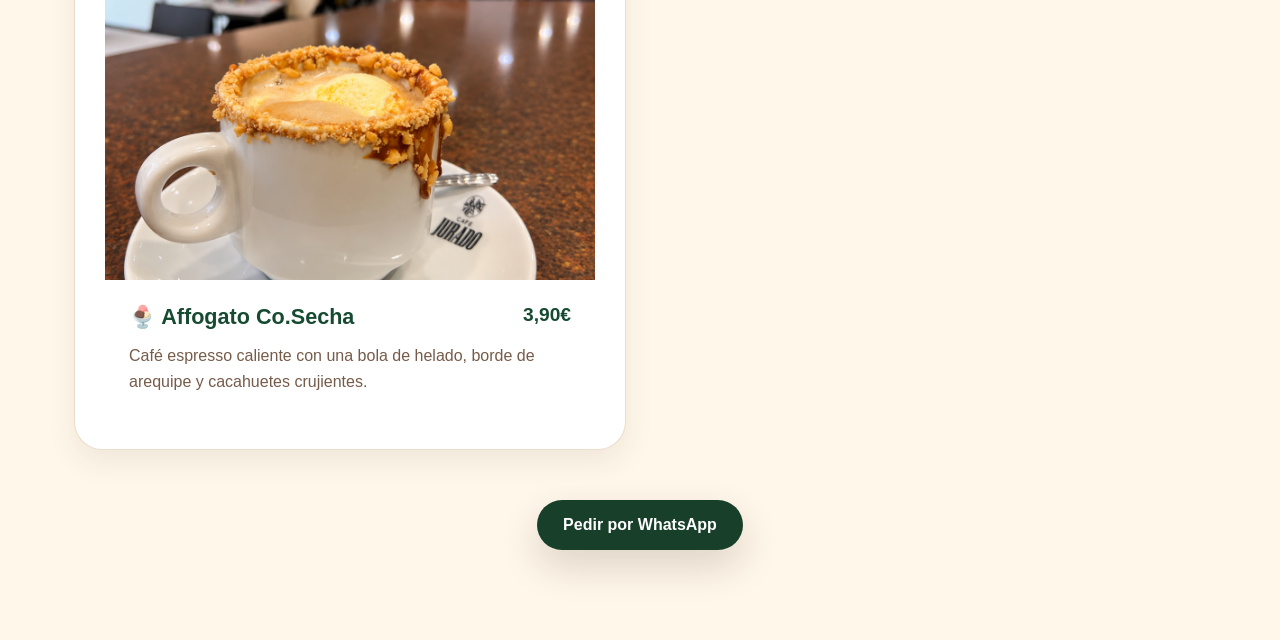
<file: cafes-frios.html>
<!DOCTYPE html>
<html lang="es">

<head>
  <meta charset="UTF-8">

  <meta
    name="viewport"
    content="width=device-width, initial-scale=1.0"
  >

  <meta
    name="description"
    content="Frappuccinos clásicos, de caramelo, Oreo y vainilla en Café & Co.Secha, Ontinyent."
  >

  <title>Frappuccinos | Café & Co.Secha</title>

  <link rel="stylesheet" href="styles.css">
</head>

<body>

  <section class="section">

    <div class="back-button">
      <a href="index.html" class="btn secondary">
        ← Volver al inicio
      </a>
    </div>

    <div class="page-header">
      <h1>🧋 Frappuccinos</h1>

      <p>
        Cremosos, refrescantes y preparados al momento.
      </p>
    </div>

    <div class="frappuccino-grid">

      <!-- CLÁSICO -->

      <article class="frappuccino-card">

        <img
          src="images/frappuccino-clasico.jpg"
          alt="Frappuccino Clásico de Café & Co.Secha"
        >

        <div class="frappuccino-content">

          <div class="frappuccino-title">
            <h3>☕ Frappuccino Clásico</h3>
            <strong class="product-price">5,90€</strong>
          </div>

          <p>
            Café espresso, leche, hielo triturado,base frappe co.secha,
            nata montada y sirope de café.
          </p>

        </div>

      </article>


      <!-- CARAMELO -->

      <article class="frappuccino-card">

        <img
          src="images/frappuccino-caramelo.jpg"
          alt="Frappuccino de Caramelo de Café & Co.Secha"
        >

        <div class="frappuccino-content">

          <div class="frappuccino-title">
            <h3>🍯 Frappuccino Caramelo</h3>
            <strong class="product-price">5,90€</strong>
          </div>

          <p>
            Café espresso, leche, hielo triturado, base frappe co.secha,
            salsa de caramelo, nata montada y topping de caramelo.
          </p>

        </div>

      </article>


      <!-- OREO -->

      <article class="frappuccino-card">

        <img
          src="images/frappuccino-oreo.jpg"
          alt="Frappuccino Oreo de Café & Co.Secha"
        >

        <div class="frappuccino-content">

          <div class="frappuccino-title">
            <h3>🍪 Frappuccino Oreo</h3>
            <strong class="product-price">5,90€</strong>
          </div>

          <p>
            Café espresso, leche, hielo triturado, base frappe co.secha
            galleta Oreo, nata montada y trozos de Oreo.
          </p>

        </div>

      </article>


      <!-- VAINILLA -->

      <article class="frappuccino-card">

        <img
          src="images/frappuccino-vainilla.jpg"
          alt="Frappuccino de Vainilla de Café & Co.Secha"
        >

        <div class="frappuccino-content">

          <div class="frappuccino-title">
            <h3>🤍 Frappuccino Vainilla</h3>
            <strong class="product-price">5,90€</strong>
          </div>

          <p>
            Café espresso, leche, hielo triturado, base frappe co.secha
            vainilla, nata montada y sirope de vainilla.
          </p>

        </div>

      </article>

    
      <!-- AFFOGATO CO.SECHA -->

      <article class="frappuccino-card">

        <img
          src="images/affogato-cosecha.png"
          alt="Affogato Co.Secha"
        >

        <div class="frappuccino-content">

          <div class="frappuccino-title">
            <h3>🍨 Affogato Co.Secha</h3>
            <strong class="product-price">3,90€</strong>
          </div>

          <p>
            Café espresso caliente con una bola de helado,
            borde de arequipe y cacahuetes crujientes.
          </p>

        </div>

      </article>

    </div>

    <div class="center-button">

      <a
        class="btn primary"
        href="https://wa.me/34668579133?text=Hola%2C%20quiero%20pedir%20un%20frappuccino."
        target="_blank"
        rel="noopener noreferrer"
      >
        Pedir por WhatsApp
      </a>

    </div>

  </section>

</body>

</html>
</file>
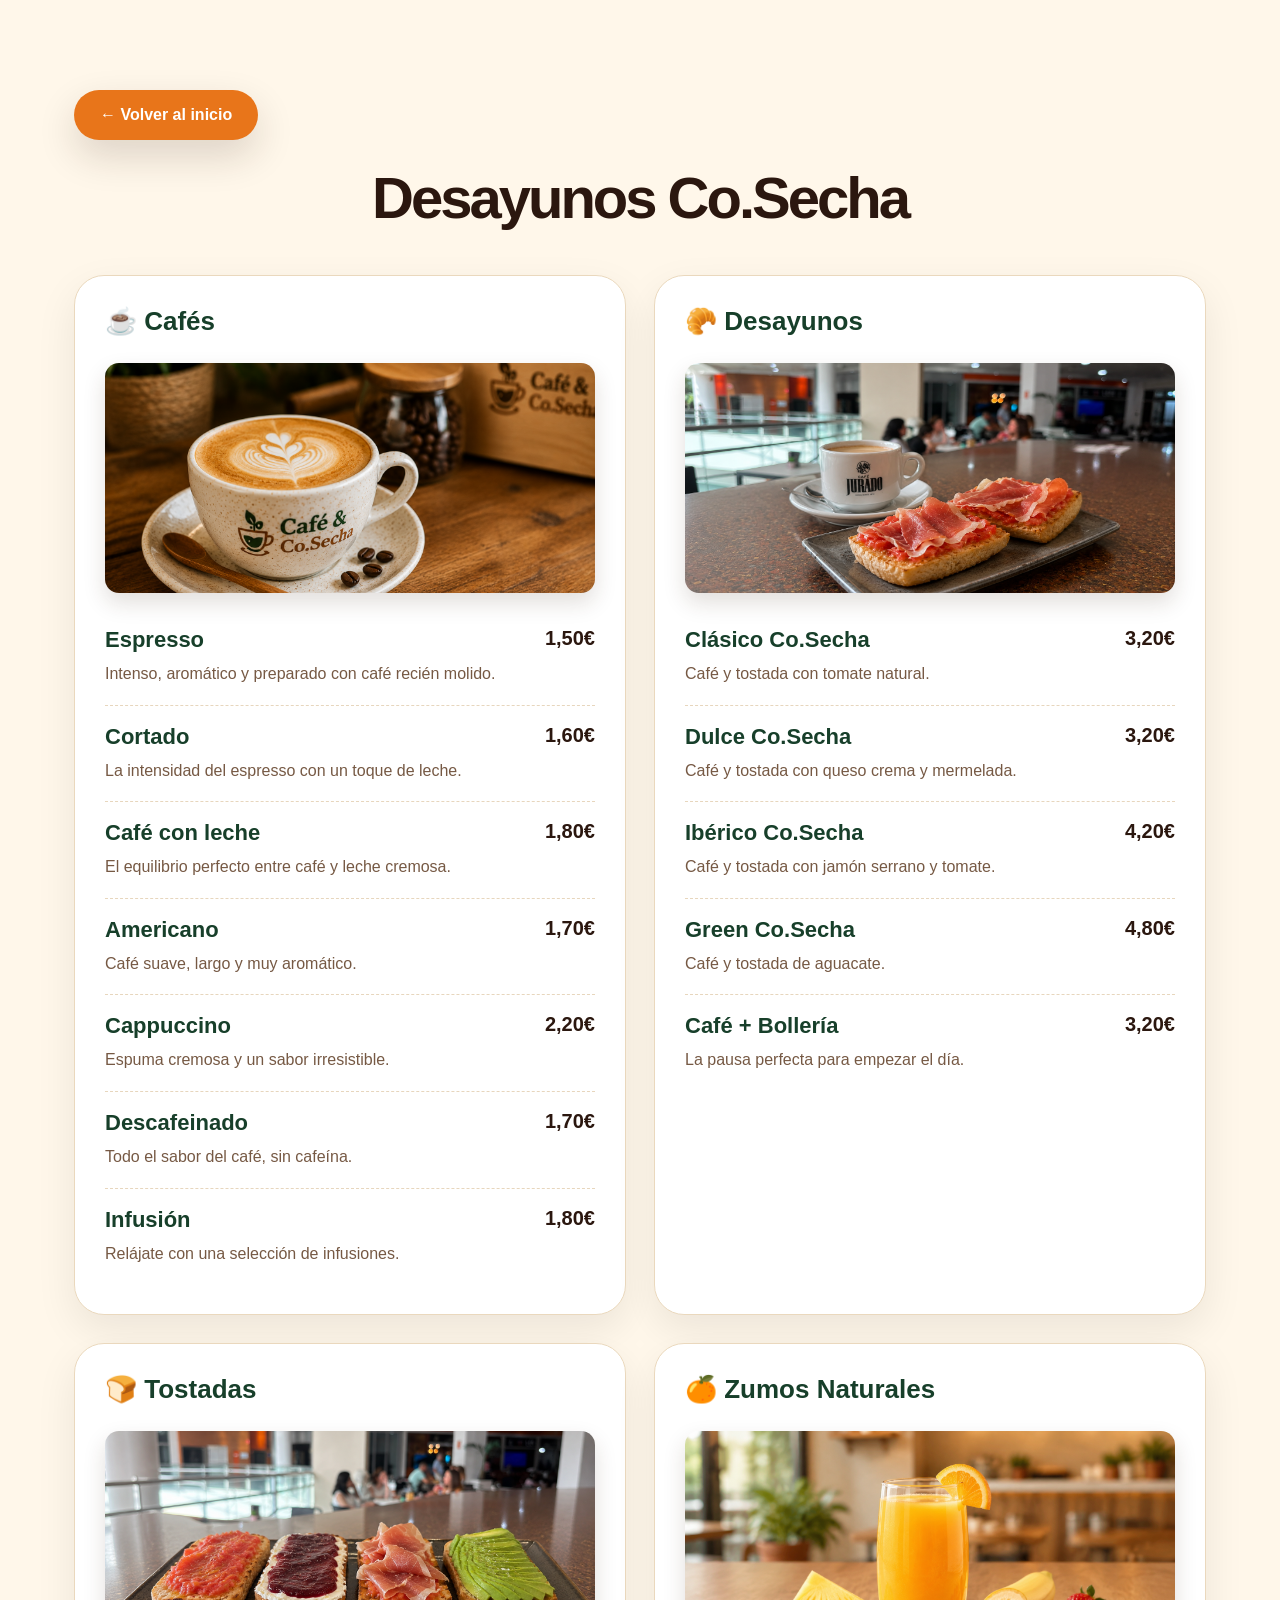
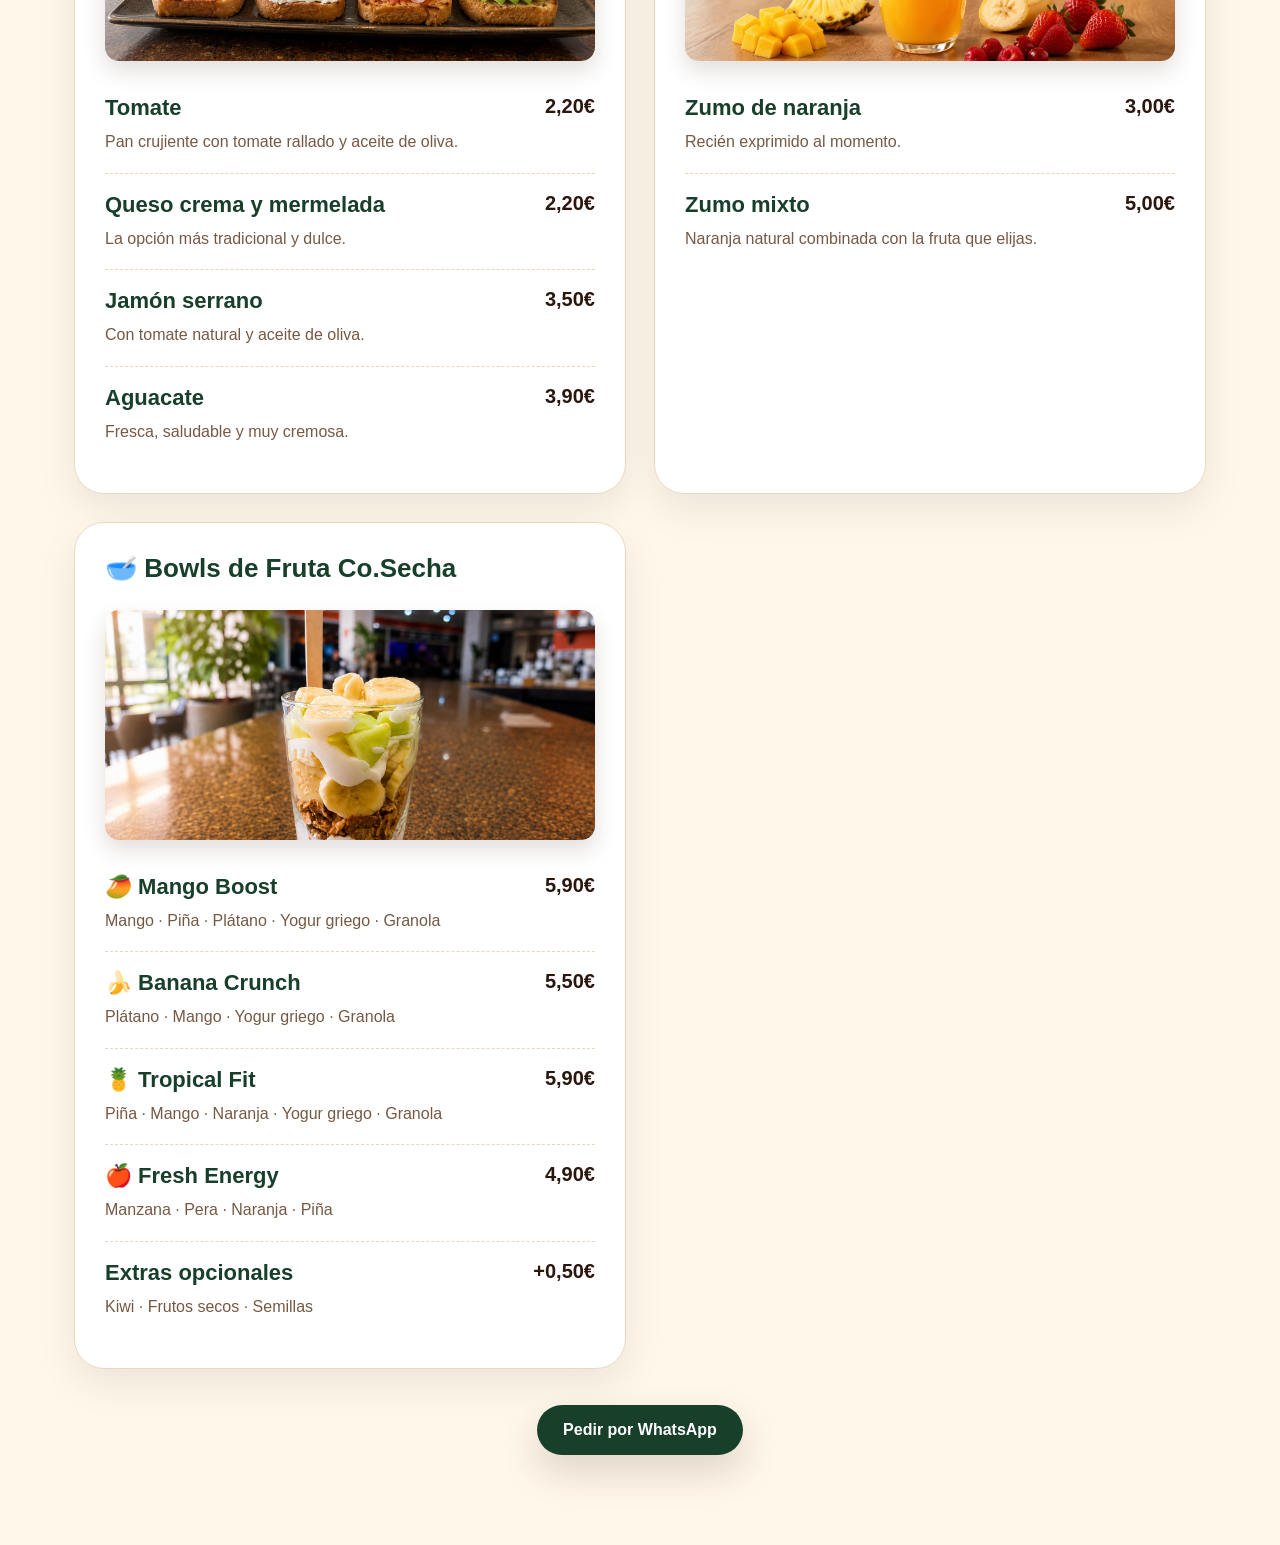
<file: desayunos.html>
<!DOCTYPE html>
<html lang="es">
<head>
  <meta charset="UTF-8">
  <meta name="viewport" content="width=device-width, initial-scale=1.0">
  <title>Desayunos Co.Secha | Café & Co.Secha</title>
  <link rel="stylesheet" href="styles.css">
</head>

<body>

<section class="section">

  <div class="back-button">
    <a href="index.html" class="btn secondary">
      ← Volver al inicio
    </a>
  </div>

  <div class="page-header">
  <h1>Desayunos Co.Secha</h1>
</div>

  <div class="price-grid">

    <!-- CAFÉS -->

    <div class="price-card">
  <h3>☕ Cafés</h3>

  <img
    src="images/cafe.jpg"
    alt="Café de Café & Co.Secha"
    class="foto-menu"
  >

      <div class="product-row">
        <div class="product-info">
          <strong>Espresso</strong>
          <small>Intenso, aromático y preparado con café recién molido.</small>
        </div>
        <strong class="product-price">1,50€</strong>
      </div>

      <div class="product-row">
        <div class="product-info">
          <strong>Cortado</strong>
          <small>La intensidad del espresso con un toque de leche.</small>
        </div>
        <strong class="product-price">1,60€</strong>
      </div>

      <div class="product-row">
        <div class="product-info">
          <strong>Café con leche</strong>
          <small>El equilibrio perfecto entre café y leche cremosa.</small>
        </div>
        <strong class="product-price">1,80€</strong>
      </div>

      <div class="product-row">
        <div class="product-info">
          <strong>Americano</strong>
          <small>Café suave, largo y muy aromático.</small>
        </div>
        <strong class="product-price">1,70€</strong>
      </div>

      <div class="product-row">
        <div class="product-info">
          <strong>Cappuccino</strong>
          <small>Espuma cremosa y un sabor irresistible.</small>
        </div>
        <strong class="product-price">2,20€</strong>
      </div>

      <div class="product-row">
        <div class="product-info">
          <strong>Descafeinado</strong>
          <small>Todo el sabor del café, sin cafeína.</small>
        </div>
        <strong class="product-price">1,70€</strong>
      </div>

      <div class="product-row">
        <div class="product-info">
          <strong>Infusión</strong>
          <small>Relájate con una selección de infusiones.</small>
        </div>
        <strong class="product-price">1,80€</strong>
      </div>

    </div>

    <!-- DESAYUNOS -->

    <div class="price-card">

      <h3>🥐 Desayunos</h3>
      <img
  src="images/desayuno-cafe-tostadas.png"
  alt="Desayuno con café y tostadas de jamón"
  class="foto-menu"
  loading="lazy"
>

      <div class="product-row">
        <div class="product-info">
          <strong>Clásico Co.Secha</strong>
          <small>Café y tostada con tomate natural.</small>
        </div>
        <strong class="product-price">3,20€</strong>
      </div>

      <div class="product-row">
        <div class="product-info">
          <strong>Dulce Co.Secha</strong>
          <small>Café y tostada con queso crema y mermelada.</small>
        </div>
        <strong class="product-price">3,20€</strong>
      </div>

      <div class="product-row">
        <div class="product-info">
          <strong>Ibérico Co.Secha</strong>
          <small>Café y tostada con jamón serrano y tomate.</small>
        </div>
        <strong class="product-price">4,20€</strong>
      </div>

      <div class="product-row">
        <div class="product-info">
          <strong>Green Co.Secha</strong>
          <small>Café y tostada de aguacate.</small>
        </div>
        <strong class="product-price">4,80€</strong>
      </div>

      <div class="product-row">
        <div class="product-info">
          <strong>Café + Bollería</strong>
          <small>La pausa perfecta para empezar el día.</small>
        </div>
        <strong class="product-price">3,20€</strong>
      </div>

    </div>

   <!-- TOSTADAS -->

<div class="price-card">

  <h3>🍞 Tostadas</h3>

  <img
    src="images/tostadas-desayunos.png"
    alt="Tostadas de tomate, queso crema con mermelada, jamón serrano y aguacate"
    class="foto-menu"
    loading="lazy"
  >

  <div class="product-row">
    <div class="product-info">
      <strong>Tomate</strong>
      <small>Pan crujiente con tomate rallado y aceite de oliva.</small>
    </div>
    <strong class="product-price">2,20€</strong>
  </div>

  <div class="product-row">
    <div class="product-info">
      <strong>Queso crema y mermelada</strong>
      <small>La opción más tradicional y dulce.</small>
    </div>
    <strong class="product-price">2,20€</strong>
  </div>

  <div class="product-row">
    <div class="product-info">
      <strong>Jamón serrano</strong>
      <small>Con tomate natural y aceite de oliva.</small>
    </div>
    <strong class="product-price">3,50€</strong>
  </div>

  <div class="product-row">
    <div class="product-info">
      <strong>Aguacate</strong>
      <small>Fresca, saludable y muy cremosa.</small>
    </div>
    <strong class="product-price">3,90€</strong>
  </div>

</div>

   <!-- ZUMOS -->

<div class="price-card">

  <h3>🍊 Zumos Naturales</h3>

  <img
    src="images/zumos-desayunos.png"
    alt="Zumo de naranja con diferentes frutas"
    class="foto-menu"
    loading="lazy"
  >

  <div class="product-row">
    <div class="product-info">
      <strong>Zumo de naranja</strong>
      <small>Recién exprimido al momento.</small>
    </div>

    <strong class="product-price">3,00€</strong>
  </div>

  <div class="product-row">
    <div class="product-info">
      <strong>Zumo mixto</strong>
      <small>Naranja natural combinada con la fruta que elijas.</small>
    </div>

    <strong class="product-price">5,00€</strong>
  </div>

</div>

    <!-- BOWLS DE FRUTA -->
     
<div class="price-card">

  <h3>🥣 Bowls de Fruta Co.Secha</h3>
  <img
    src="images/bowl-fruta-desayunos.png"
    alt="Bowl de fruta con yogur y granola"
    class="foto-menu"
  >
  <!-- MANGO BOOST -->
  <div class="product-row">
    <div class="product-info">
      <strong>🥭 Mango Boost</strong>
      <small>
        Mango · Piña · Plátano · Yogur griego · Granola
      </small>
    </div>

    <strong class="product-price">5,90€</strong>
  </div>


  <!-- BANANA CRUNCH -->
  <div class="product-row">
    <div class="product-info">
      <strong>🍌 Banana Crunch</strong>
      <small>
        Plátano · Mango · Yogur griego · Granola
      </small>
    </div>

    <strong class="product-price">5,50€</strong>
  </div>


  <!-- TROPICAL FIT -->
  <div class="product-row">
    <div class="product-info">
      <strong>🍍 Tropical Fit</strong>
      <small>
        Piña · Mango · Naranja · Yogur griego · Granola
      </small>
    </div>

    <strong class="product-price">5,90€</strong>
  </div>


  <!-- FRESH ENERGY -->
  <div class="product-row">
    <div class="product-info">
      <strong>🍎 Fresh Energy</strong>
      <small>
        Manzana · Pera · Naranja · Piña
      </small>
    </div>

    <strong class="product-price">4,90€</strong>
  </div>


  <!-- EXTRAS -->
  <div class="product-row">
    <div class="product-info">
      <strong>Extras opcionales</strong>
      <small>
        Kiwi · Frutos secos · Semillas
      </small>
    </div>

    <strong class="product-price">+0,50€</strong>
  </div>

</div>

  </div>

  <br><br>

  <div style="text-align:center;">
    <a class="btn primary"
       href="https://wa.me/34668579133">
       Pedir por WhatsApp
    </a>
  </div>

</section>

</body>
</html>
</file>
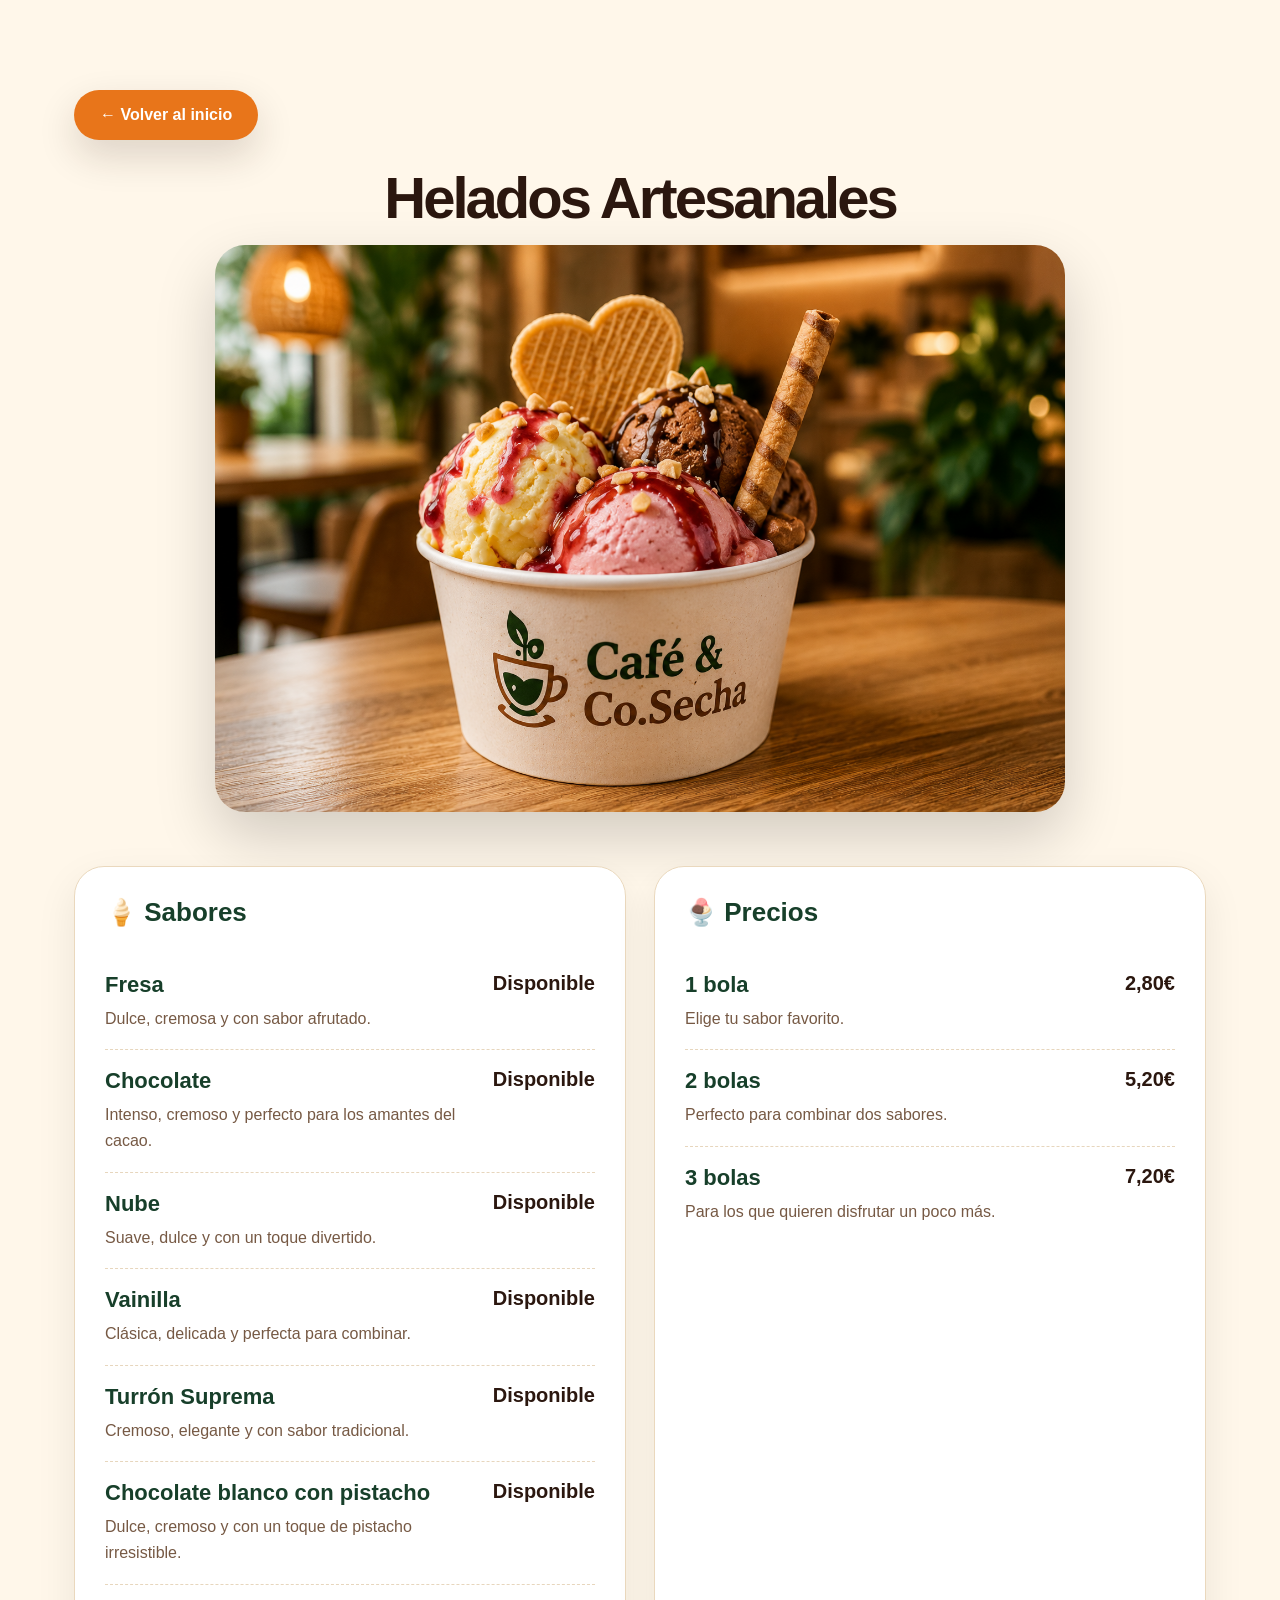
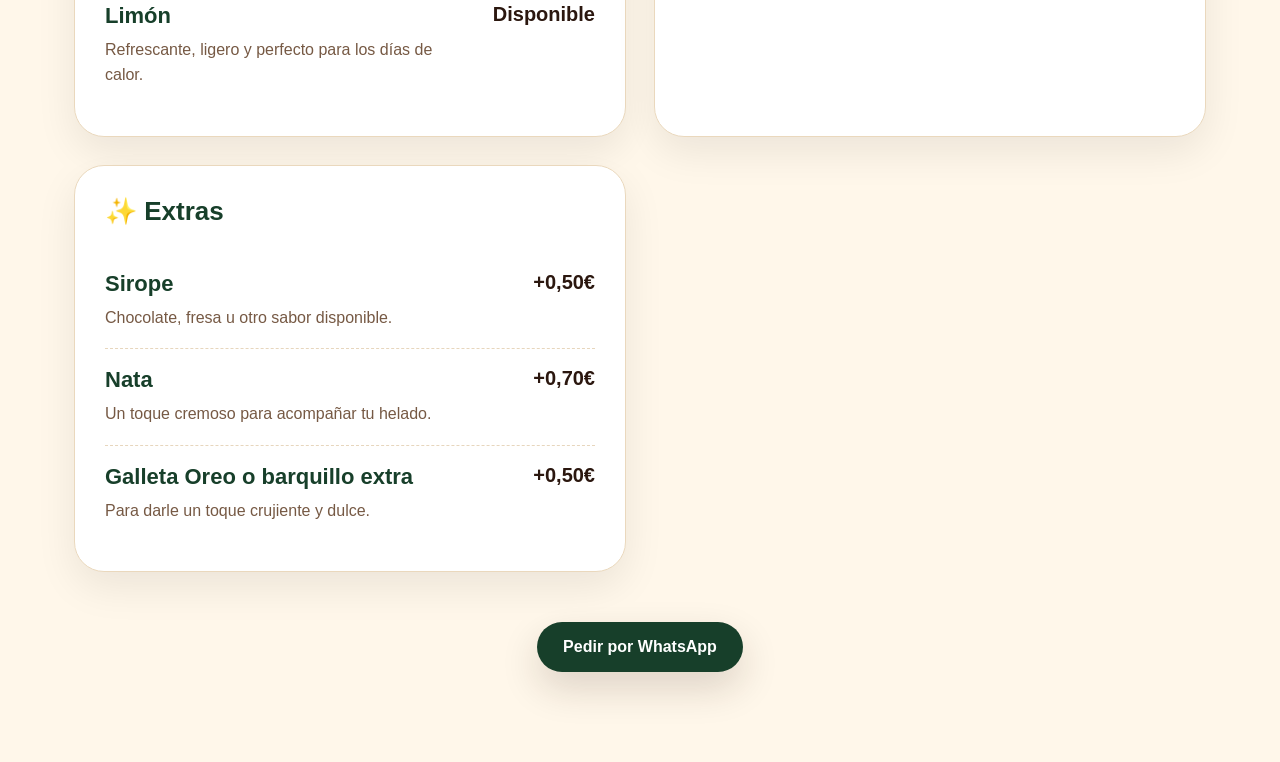
<file: helados.html>
<!DOCTYPE html>
<html lang="es">
<head>
  <meta charset="UTF-8">
  <meta name="viewport" content="width=device-width, initial-scale=1.0">
  <title>Helados Artesanales | Café & Co.Secha</title>
  <link rel="stylesheet" href="styles.css">
</head>

<body>

<section class="section">

  <div class="back-button">
    <a href="index.html" class="btn secondary">
      ← Volver al inicio
    </a>
  </div>

  <div class="page-header">
    <h1>Helados Artesanales</h1>
    <img src="images/helado.jpg" alt="Helados Artesanales">
  </div>

  <div class="price-grid">

    <div class="price-card">
      <h3>🍦 Sabores</h3>

      <div class="product-row">
        <div class="product-info">
          <strong>Fresa</strong>
          <small>Dulce, cremosa y con sabor afrutado.</small>
        </div>
        <strong class="product-price">Disponible</strong>
      </div>

      <div class="product-row">
        <div class="product-info">
          <strong>Chocolate</strong>
          <small>Intenso, cremoso y perfecto para los amantes del cacao.</small>
        </div>
        <strong class="product-price">Disponible</strong>
      </div>

      <div class="product-row">
        <div class="product-info">
          <strong>Nube</strong>
          <small>Suave, dulce y con un toque divertido.</small>
        </div>
        <strong class="product-price">Disponible</strong>
      </div>

      <div class="product-row">
        <div class="product-info">
          <strong>Vainilla</strong>
          <small>Clásica, delicada y perfecta para combinar.</small>
        </div>
        <strong class="product-price">Disponible</strong>
      </div>

      <div class="product-row">
        <div class="product-info">
          <strong>Turrón Suprema</strong>
          <small>Cremoso, elegante y con sabor tradicional.</small>
        </div>
        <strong class="product-price">Disponible</strong>
      </div>

      <div class="product-row">
        <div class="product-info">
          <strong>Chocolate blanco con pistacho</strong>
          <small>Dulce, cremoso y con un toque de pistacho irresistible.</small>
        </div>
        <strong class="product-price">Disponible</strong>
      </div>

      <div class="product-row">
        <div class="product-info">
          <strong>Limón</strong>
          <small>Refrescante, ligero y perfecto para los días de calor.</small>
        </div>
        <strong class="product-price">Disponible</strong>
      </div>
    </div>

    <div class="price-card">
      <h3>🍨 Precios</h3>

      <div class="product-row">
        <div class="product-info">
          <strong>1 bola</strong>
          <small>Elige tu sabor favorito.</small>
        </div>
        <strong class="product-price">2,80€</strong>
      </div>

      <div class="product-row">
        <div class="product-info">
          <strong>2 bolas</strong>
          <small>Perfecto para combinar dos sabores.</small>
        </div>
        <strong class="product-price">5,20€</strong>
      </div>

      <div class="product-row">
        <div class="product-info">
          <strong>3 bolas</strong>
          <small>Para los que quieren disfrutar un poco más.</small>
        </div>
        <strong class="product-price">7,20€</strong>
      </div>
    </div>

    <div class="price-card">
      <h3>✨ Extras</h3>

      <div class="product-row">
        <div class="product-info">
          <strong>Sirope</strong>
          <small>Chocolate, fresa u otro sabor disponible.</small>
        </div>
        <strong class="product-price">+0,50€</strong>
      </div>

      <div class="product-row">
        <div class="product-info">
          <strong>Nata</strong>
          <small>Un toque cremoso para acompañar tu helado.</small>
        </div>
        <strong class="product-price">+0,70€</strong>
      </div>

      <div class="product-row">
        <div class="product-info">
          <strong>Galleta Oreo o barquillo extra</strong>
          <small>Para darle un toque crujiente y dulce.</small>
        </div>
        <strong class="product-price">+0,50€</strong>
      </div>
    </div>

  </div>

  <div class="center-button">
    <a class="btn primary"
       href="https://wa.me/34668579133?text=Hola,%20quiero%20pedir%20un%20helado.">
       Pedir por WhatsApp
    </a>
  </div>

</section>

</body>
</html>
</file>
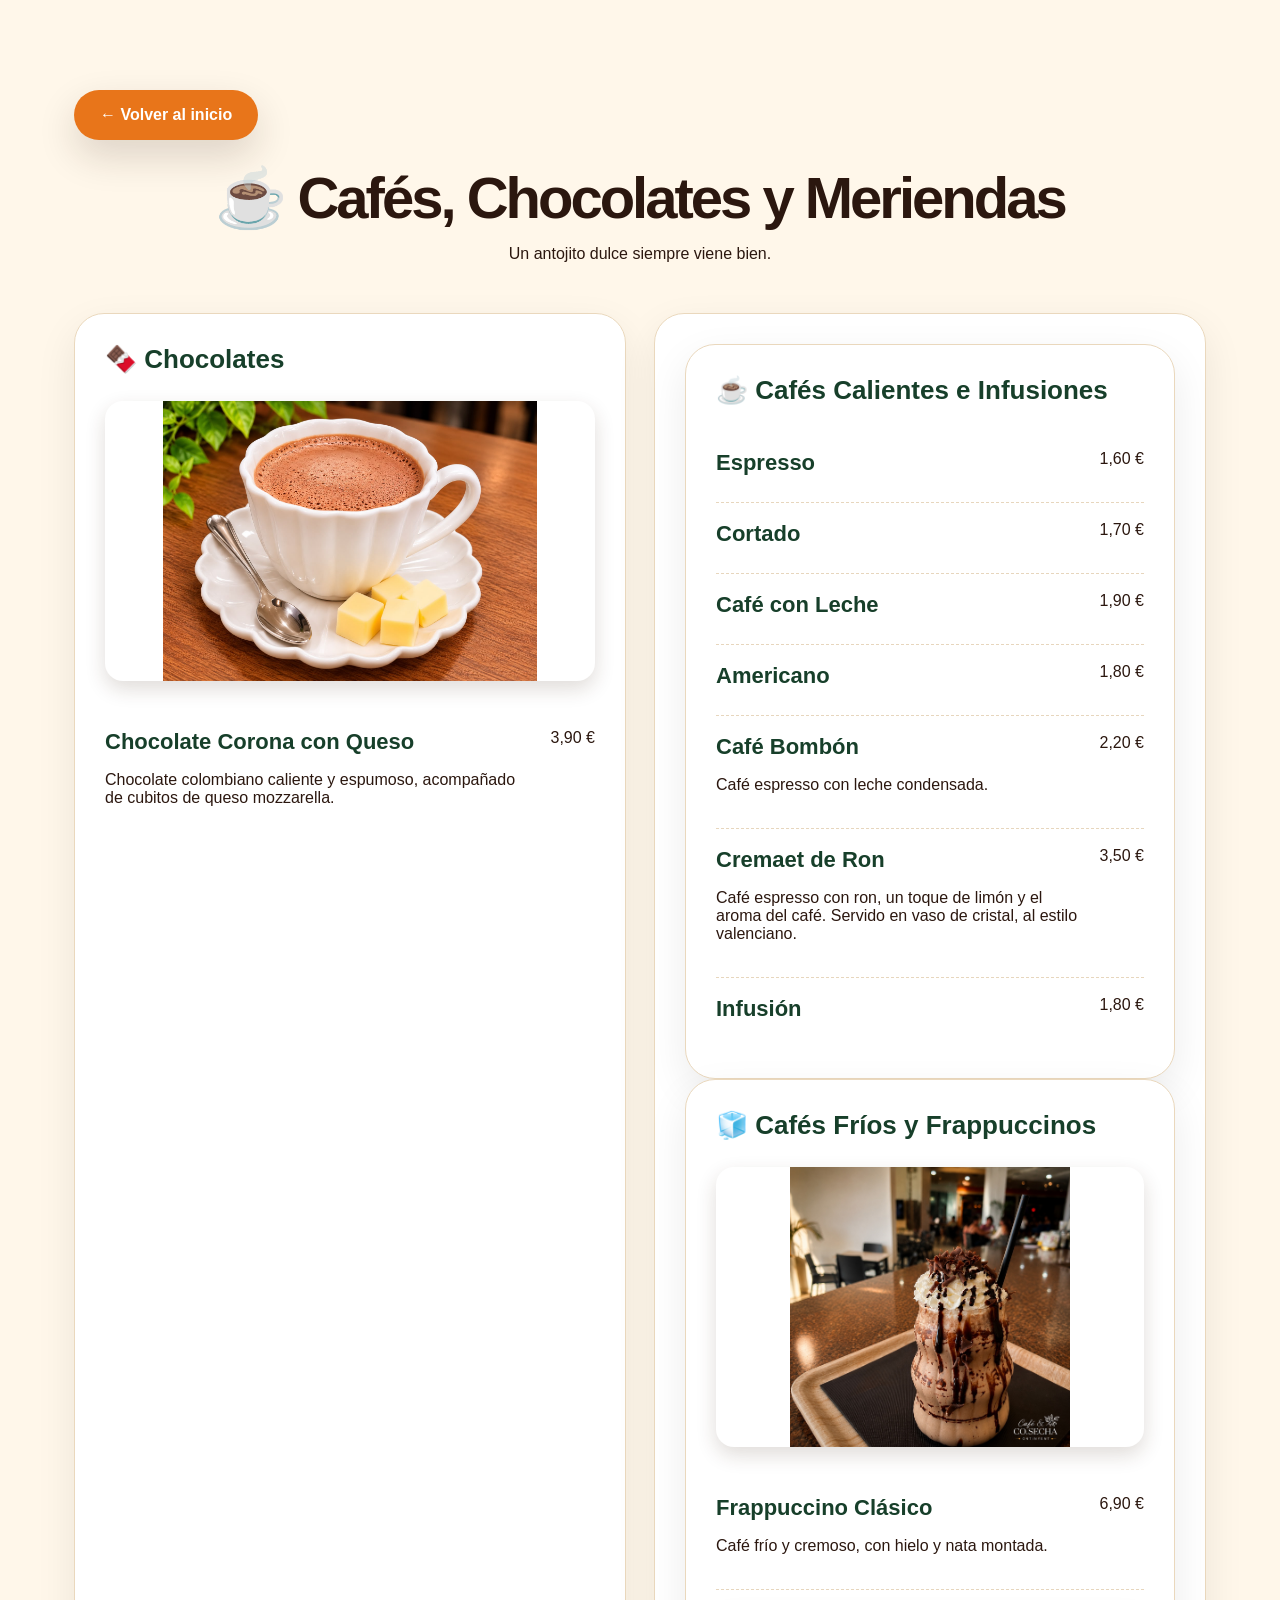
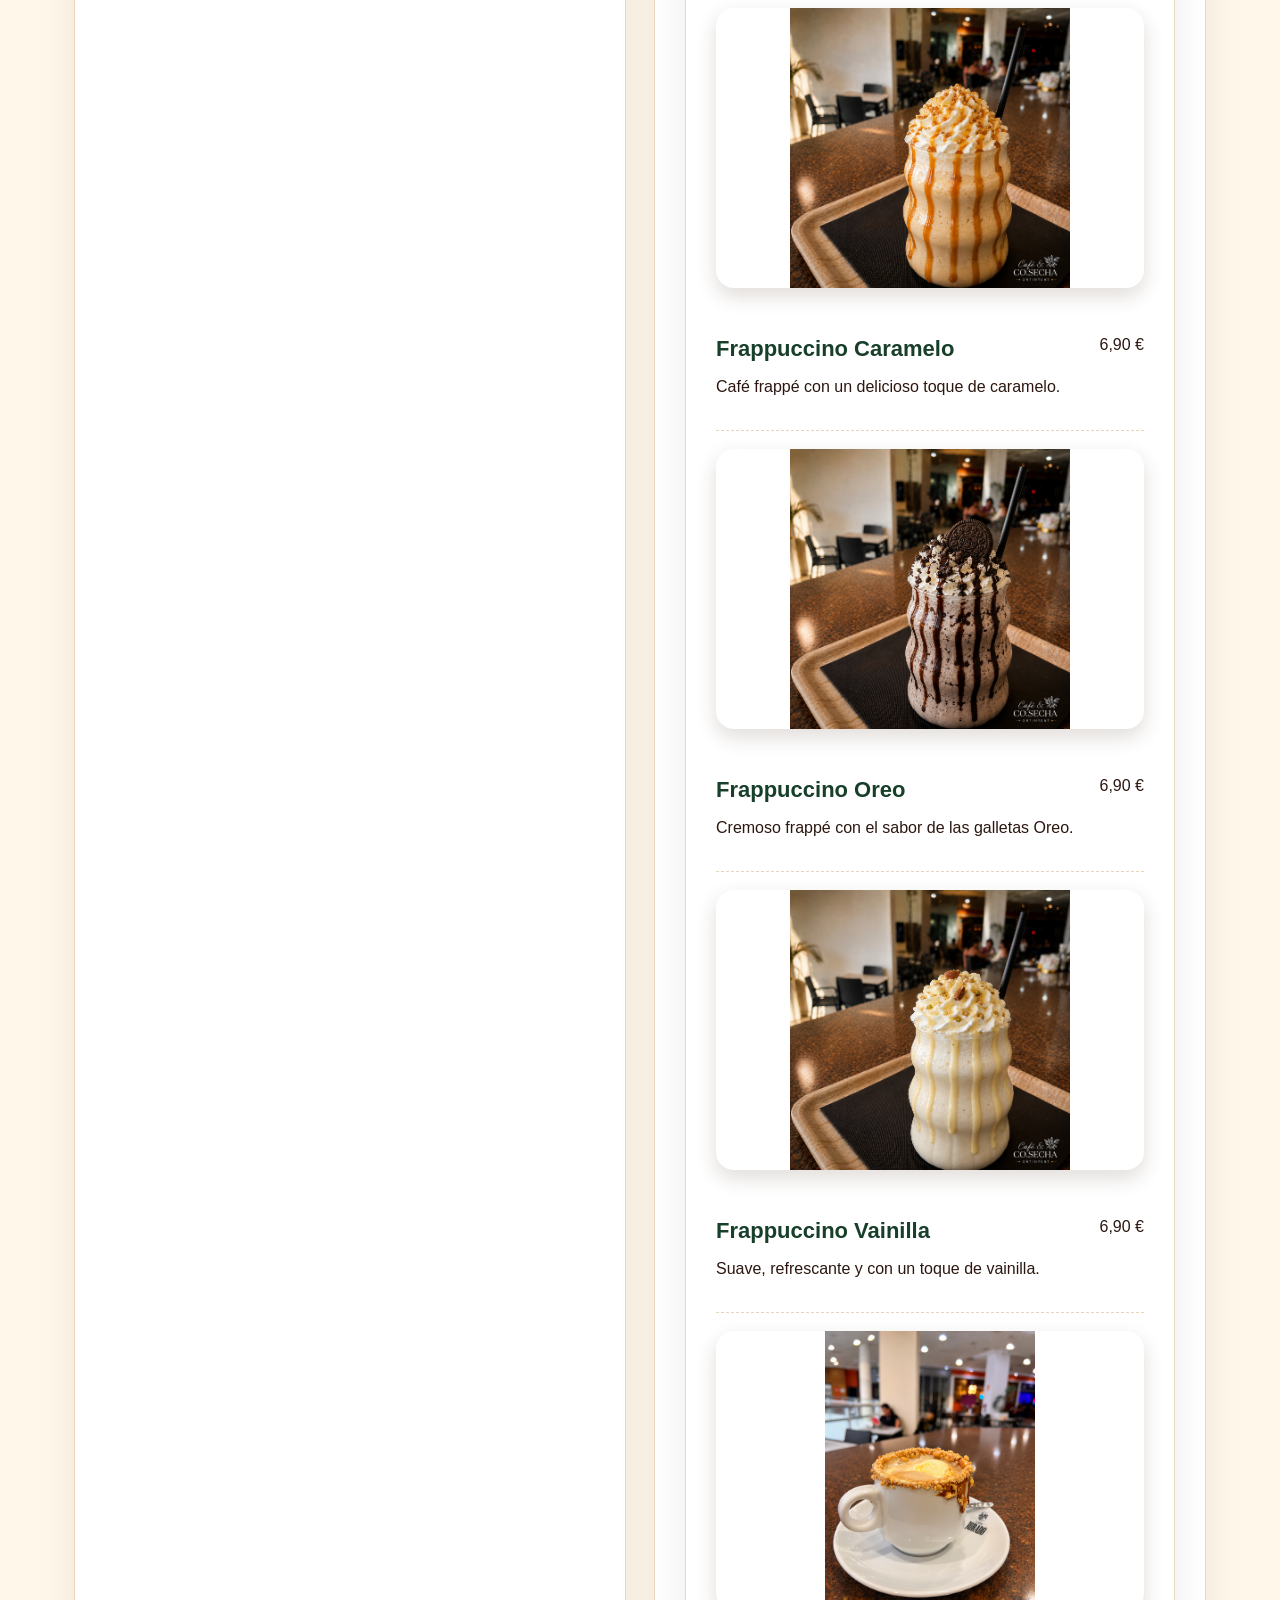
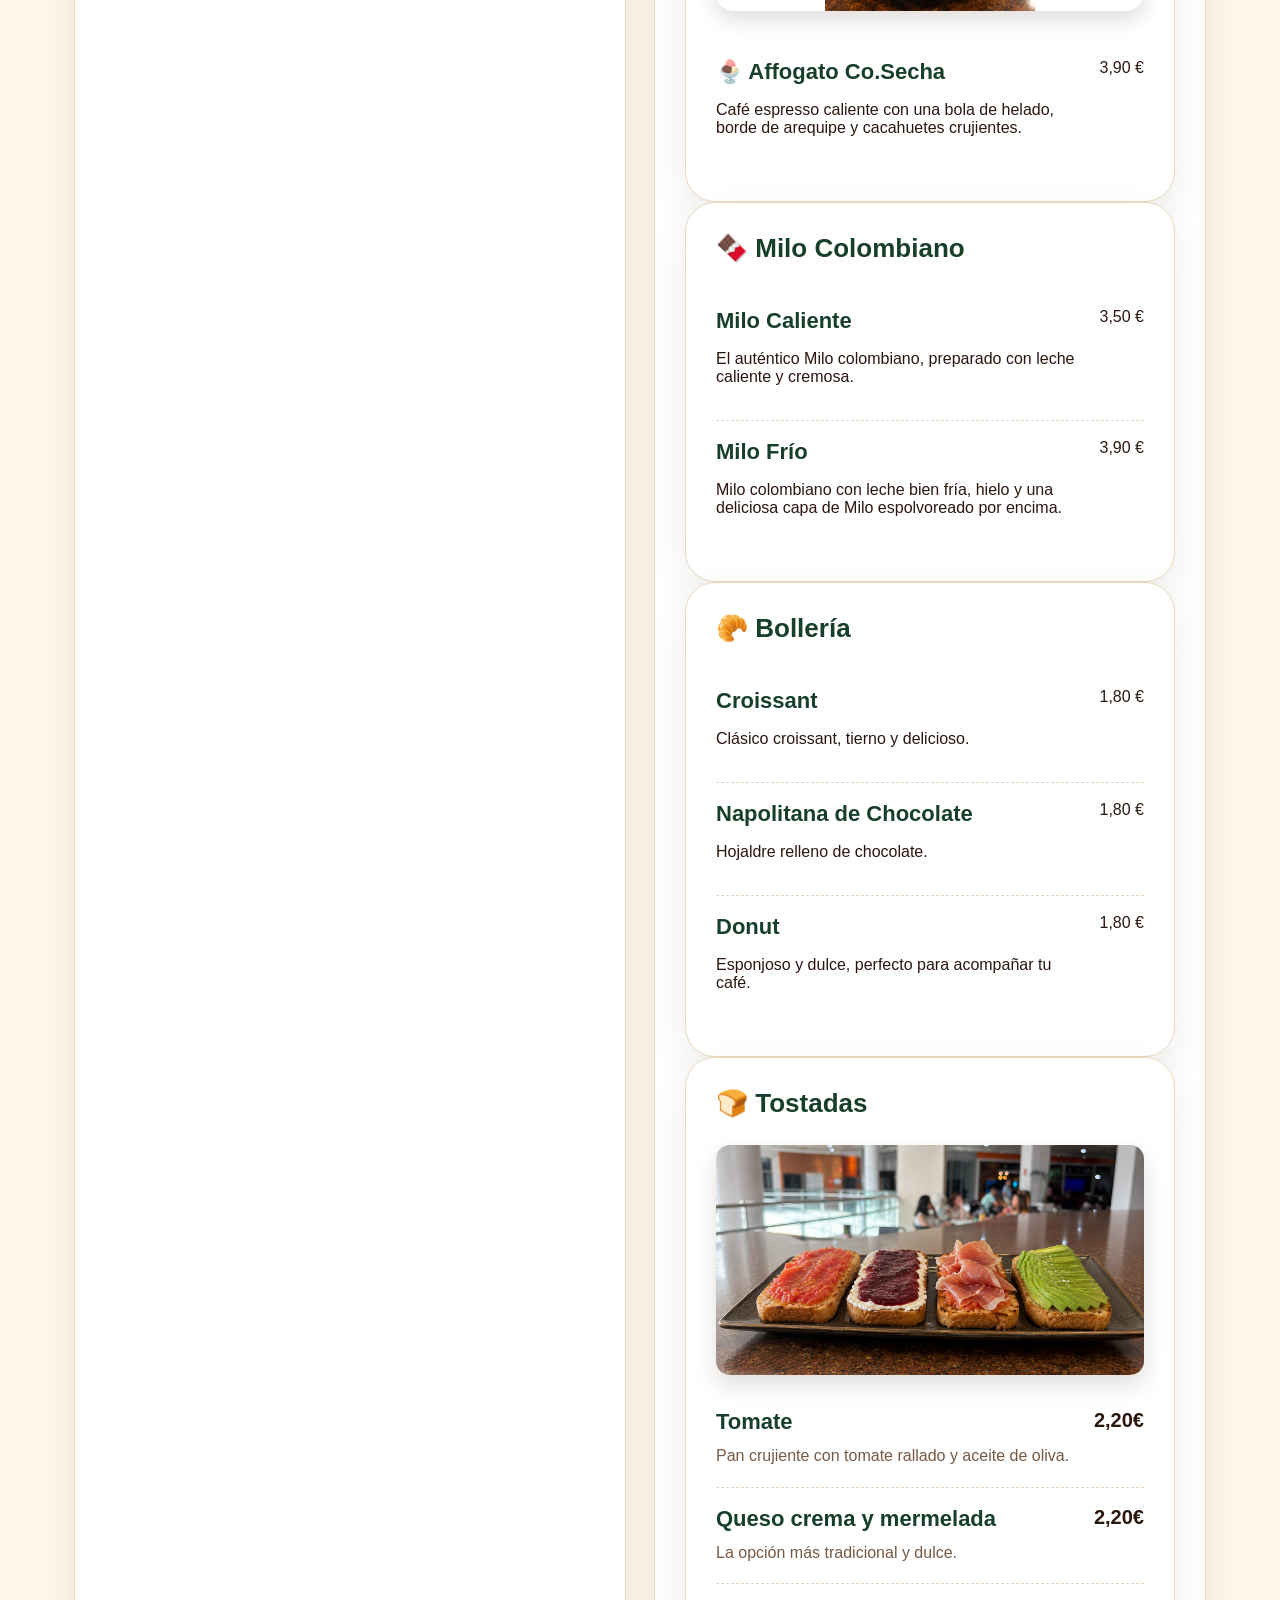
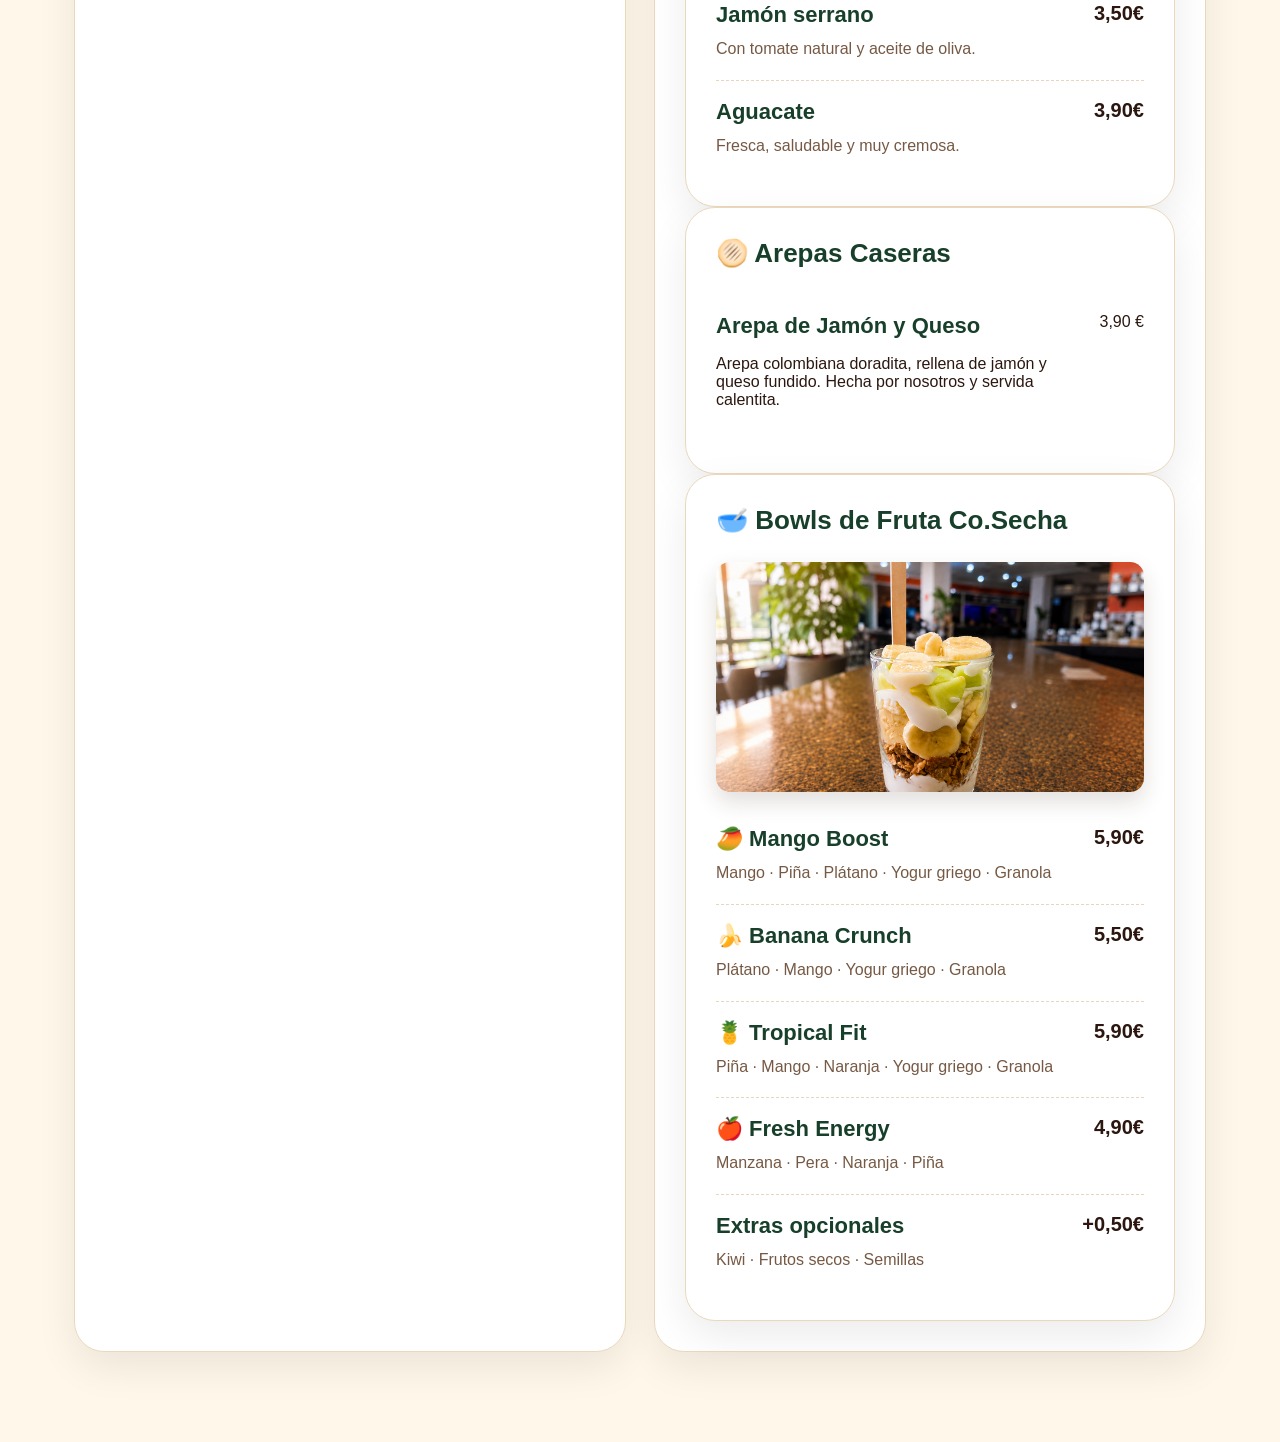
<file: meriendas.html>
<!DOCTYPE html>
<html lang="es">

<head>
  <meta charset="UTF-8">
  <meta name="viewport"
        content="width=device-width, initial-scale=1.0">

  <title>Cafés, Chocolates y Meriendas | Café & Co.Secha</title>

  <link rel="stylesheet" href="styles.css">
</head>

<body class="pagina-meriendas">

<section class="section">

  <div class="back-button">
    <a href="index.html" class="btn secondary">
      ← Volver al inicio
    </a>
  </div>

  <div class="page-header">
    <h1>☕ Cafés, Chocolates y Meriendas</h1>
    <p>Un antojito dulce siempre viene bien.</p>
  </div>

  <div class="price-grid">

    <div class="price-card">

      <h3>🍫 Chocolates</h3>

      <img
        src="images/chocolatada.png"
        alt="Chocolate Corona con queso"
        class="foto-bowls"
      >

      <div class="product-row">
        <div class="product-info">
          <strong>Chocolate Corona con Queso</strong>
          <p>
            Chocolate colombiano caliente y espumoso,
            acompañado de cubitos de queso mozzarella.
          </p>
        </div>
        <span class="price">3,90 €</span>
      </div>

    </div>

    <div class="price-card">

      

<!-- CAFÉS CALIENTES E INFUSIONES -->

<div class="price-card">

  <h3>☕ Cafés Calientes e Infusiones</h3>

  <!-- ESPRESSO -->
  <div class="product-row">
    <div class="product-info">
      <strong>Espresso</strong>
    </div>
    <span class="price">1,60 €</span>
  </div>

  <!-- CORTADO -->
  <div class="product-row">
    <div class="product-info">
      <strong>Cortado</strong>
    </div>
    <span class="price">1,70 €</span>
  </div>

  <!-- CAFÉ CON LECHE -->
  <div class="product-row">
    <div class="product-info">
      <strong>Café con Leche</strong>
    </div>
    <span class="price">1,90 €</span>
  </div>

  <!-- AMERICANO -->
  <div class="product-row">
    <div class="product-info">
      <strong>Americano</strong>
    </div>
    <span class="price">1,80 €</span>
  </div>

  <!-- CAFÉ BOMBÓN -->
  <div class="product-row">
    <div class="product-info">
      <strong>Café Bombón</strong>
      <p>Café espresso con leche condensada.</p>
    </div>
    <span class="price">2,20 €</span>
  </div>

  <!-- CREMAET DE RON -->
  <div class="product-row">
    <div class="product-info">
      <strong>Cremaet de Ron</strong>
      <p>
        Café espresso con ron, un toque de limón
        y el aroma del café. Servido en vaso de
        cristal, al estilo valenciano.
      </p>
    </div>
    <span class="price">3,50 €</span>
  </div>

  <!-- INFUSIÓN -->
  <div class="product-row">
    <div class="product-info">
      <strong>Infusión</strong>
    </div>
    <span class="price">1,80 €</span>
  </div>

</div>




<!-- CAFÉS FRÍOS Y FRAPPUCCINOS -->

<div class="price-card">

  <h3>🧊 Cafés Fríos y Frappuccinos</h3>

  <!-- FRAPPUCCINO CLÁSICO -->
  <img
    src="images/frappuccino-clasico.jpg"
    alt="Frappuccino Clásico"
    class="foto-bowls"
  >

  <div class="product-row">
    <div class="product-info">
      <strong>Frappuccino Clásico</strong>
      <p>Café frío y cremoso, con hielo y nata montada.</p>
    </div>
    <span class="price">6,90 €</span>
  </div>

  <!-- FRAPPUCCINO CARAMELO -->
  <img
    src="images/frappuccino-caramelo.jpg"
    alt="Frappuccino Caramelo"
    class="foto-bowls"
  >

  <div class="product-row">
    <div class="product-info">
      <strong>Frappuccino Caramelo</strong>
      <p>Café frappé con un delicioso toque de caramelo.</p>
    </div>
    <span class="price">6,90 €</span>
  </div>

  <!-- FRAPPUCCINO OREO -->
  <img
    src="images/frappuccino-oreo.jpg"
    alt="Frappuccino Oreo"
    class="foto-bowls"
  >

  <div class="product-row">
    <div class="product-info">
      <strong>Frappuccino Oreo</strong>
      <p>Cremoso frappé con el sabor de las galletas Oreo.</p>
    </div>
    <span class="price">6,90 €</span>
  </div>

  <!-- FRAPPUCCINO VAINILLA -->
  <img
    src="images/frappuccino-vainilla.jpg"
    alt="Frappuccino Vainilla"
    class="foto-bowls"
  >

  <div class="product-row">
    <div class="product-info">
      <strong>Frappuccino Vainilla</strong>
      <p>Suave, refrescante y con un toque de vainilla.</p>
    </div>
    <span class="price">6,90 €</span>
  </div>

  <!-- AFFOGATO CO.SECHA -->
  <img
    src="images/affogato-cosecha.png"
    alt="Affogato Co.Secha"
    class="foto-bowls"
  >

  <div class="product-row">
    <div class="product-info">
      <strong>🍨 Affogato Co.Secha</strong>
      <p>
        Café espresso caliente con una bola de helado,
        borde de arequipe y cacahuetes crujientes.
      </p>
    </div>
    <span class="price">3,90 €</span>
  </div>

</div>



<!-- MILO CALIENTE Y FRÍO -->

<div class="price-card">

  <h3>🍫 Milo Colombiano</h3>

  <div class="product-row">
    <div class="product-info">
      <strong>Milo Caliente</strong>
      <p>
        El auténtico Milo colombiano,
        preparado con leche caliente y cremosa.
      </p>
    </div>
    <span class="price">3,50 €</span>
  </div>

  <div class="product-row">
    <div class="product-info">
      <strong>Milo Frío</strong>
      <p>
        Milo colombiano con leche bien fría,
        hielo y una deliciosa capa de Milo
        espolvoreado por encima.
      </p>
    </div>
    <span class="price">3,90 €</span>
  </div>

</div>



    
<div class="price-card">

  <h3>🥐 Bollería</h3>

  <div class="product-row">
    <div class="product-info">
      <strong>Croissant</strong>
      <p>Clásico croissant, tierno y delicioso.</p>
    </div>
    <span class="price">1,80 €</span>
  </div>

  <div class="product-row">
    <div class="product-info">
      <strong>Napolitana de Chocolate</strong>
      <p>Hojaldre relleno de chocolate.</p>
    </div>
    <span class="price">1,80 €</span>
  </div>

  <div class="product-row">
    <div class="product-info">
      <strong>Donut</strong>
      <p>Esponjoso y dulce, perfecto para acompañar tu café.</p>
    </div>
    <span class="price">1,80 €</span>
  </div>

</div>
<!-- TOSTADAS -->

<div class="price-card">

  <h3>🍞 Tostadas</h3>

  <img
    src="images/tostadas-desayunos.png"
    alt="Tostadas de tomate, queso crema con mermelada, jamón serrano y aguacate"
    class="foto-menu"
    loading="lazy"
  >

  <div class="product-row">
    <div class="product-info">
      <strong>Tomate</strong>
      <small>Pan crujiente con tomate rallado y aceite de oliva.</small>
    </div>
    <strong class="product-price">2,20€</strong>
  </div>

  <div class="product-row">
    <div class="product-info">
      <strong>Queso crema y mermelada</strong>
      <small>La opción más tradicional y dulce.</small>
    </div>
    <strong class="product-price">2,20€</strong>
  </div>

  <div class="product-row">
    <div class="product-info">
      <strong>Jamón serrano</strong>
      <small>Con tomate natural y aceite de oliva.</small>
    </div>
    <strong class="product-price">3,50€</strong>
  </div>

  <div class="product-row">
    <div class="product-info">
      <strong>Aguacate</strong>
      <small>Fresca, saludable y muy cremosa.</small>
    </div>
    <strong class="product-price">3,90€</strong>
  </div>

</div>


<!-- AREPAS CASERAS -->

<div class="price-card">

  <h3>🫓 Arepas Caseras</h3>

  <div class="product-row">
    <div class="product-info">
      <strong>Arepa de Jamón y Queso</strong>
      <p>
        Arepa colombiana doradita, rellena de
        jamón y queso fundido. Hecha por nosotros
        y servida calentita.
      </p>
    </div>
    <span class="price">3,90 €</span>
  </div>

</div>
  <!-- BOWLS DE FRUTA -->
     
<div class="price-card">

  <h3>🥣 Bowls de Fruta Co.Secha</h3>
  <img
    src="images/bowl-fruta-desayunos.png"
    alt="Bowl de fruta con yogur y granola"
    class="foto-menu"
  >
  <!-- MANGO BOOST -->
  <div class="product-row">
    <div class="product-info">
      <strong>🥭 Mango Boost</strong>
      <small>
        Mango · Piña · Plátano · Yogur griego · Granola
      </small>
    </div>

    <strong class="product-price">5,90€</strong>
  </div>


  <!-- BANANA CRUNCH -->
  <div class="product-row">
    <div class="product-info">
      <strong>🍌 Banana Crunch</strong>
      <small>
        Plátano · Mango · Yogur griego · Granola
      </small>
    </div>

    <strong class="product-price">5,50€</strong>
  </div>


  <!-- TROPICAL FIT -->
  <div class="product-row">
    <div class="product-info">
      <strong>🍍 Tropical Fit</strong>
      <small>
        Piña · Mango · Naranja · Yogur griego · Granola
      </small>
    </div>

    <strong class="product-price">5,90€</strong>
  </div>


  <!-- FRESH ENERGY -->
  <div class="product-row">
    <div class="product-info">
      <strong>🍎 Fresh Energy</strong>
      <small>
        Manzana · Pera · Naranja · Piña
      </small>
    </div>

    <strong class="product-price">4,90€</strong>
  </div>


  <!-- EXTRAS -->
  <div class="product-row">
    <div class="product-info">
      <strong>Extras opcionales</strong>
      <small>
        Kiwi · Frutos secos · Semillas
      </small>
    </div>

    <strong class="product-price">+0,50€</strong>
  </div>

</div>

</div>



    </div>

  </div>

</section>

</body>
</html>
</file>
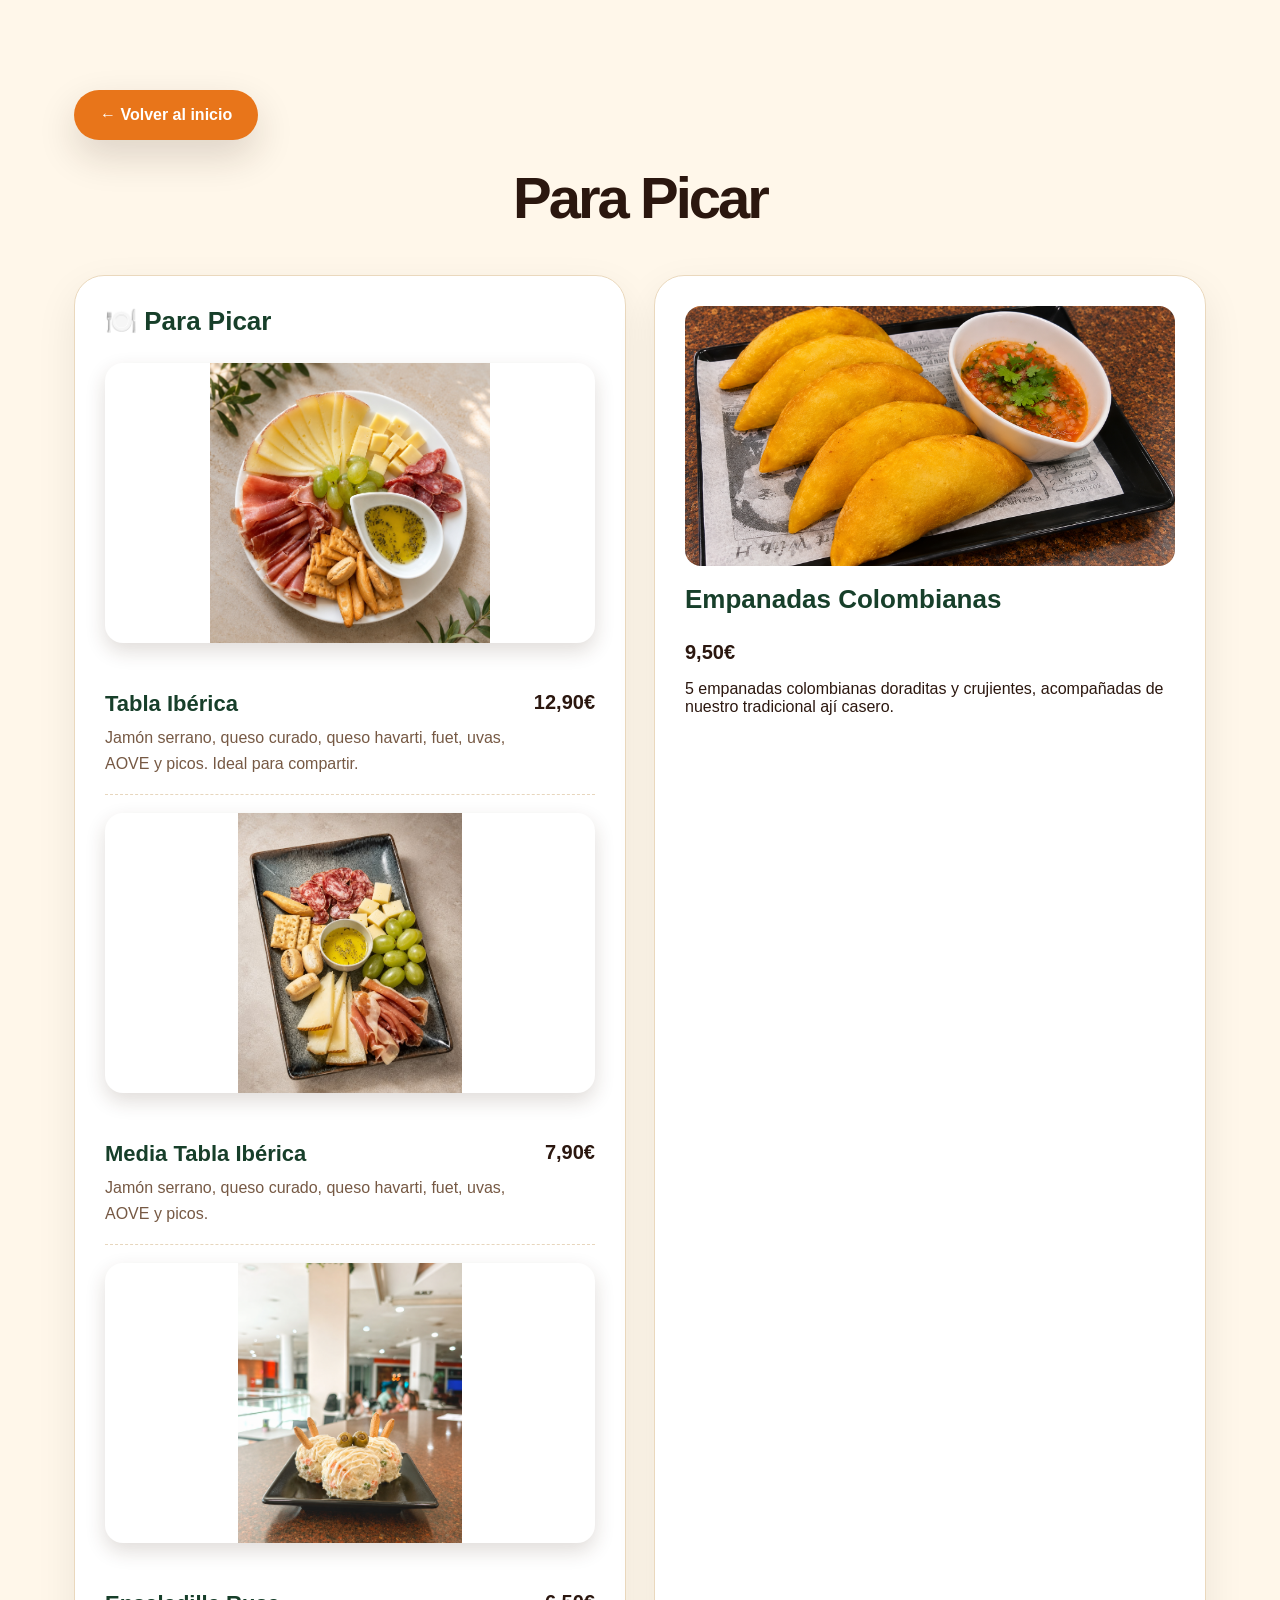
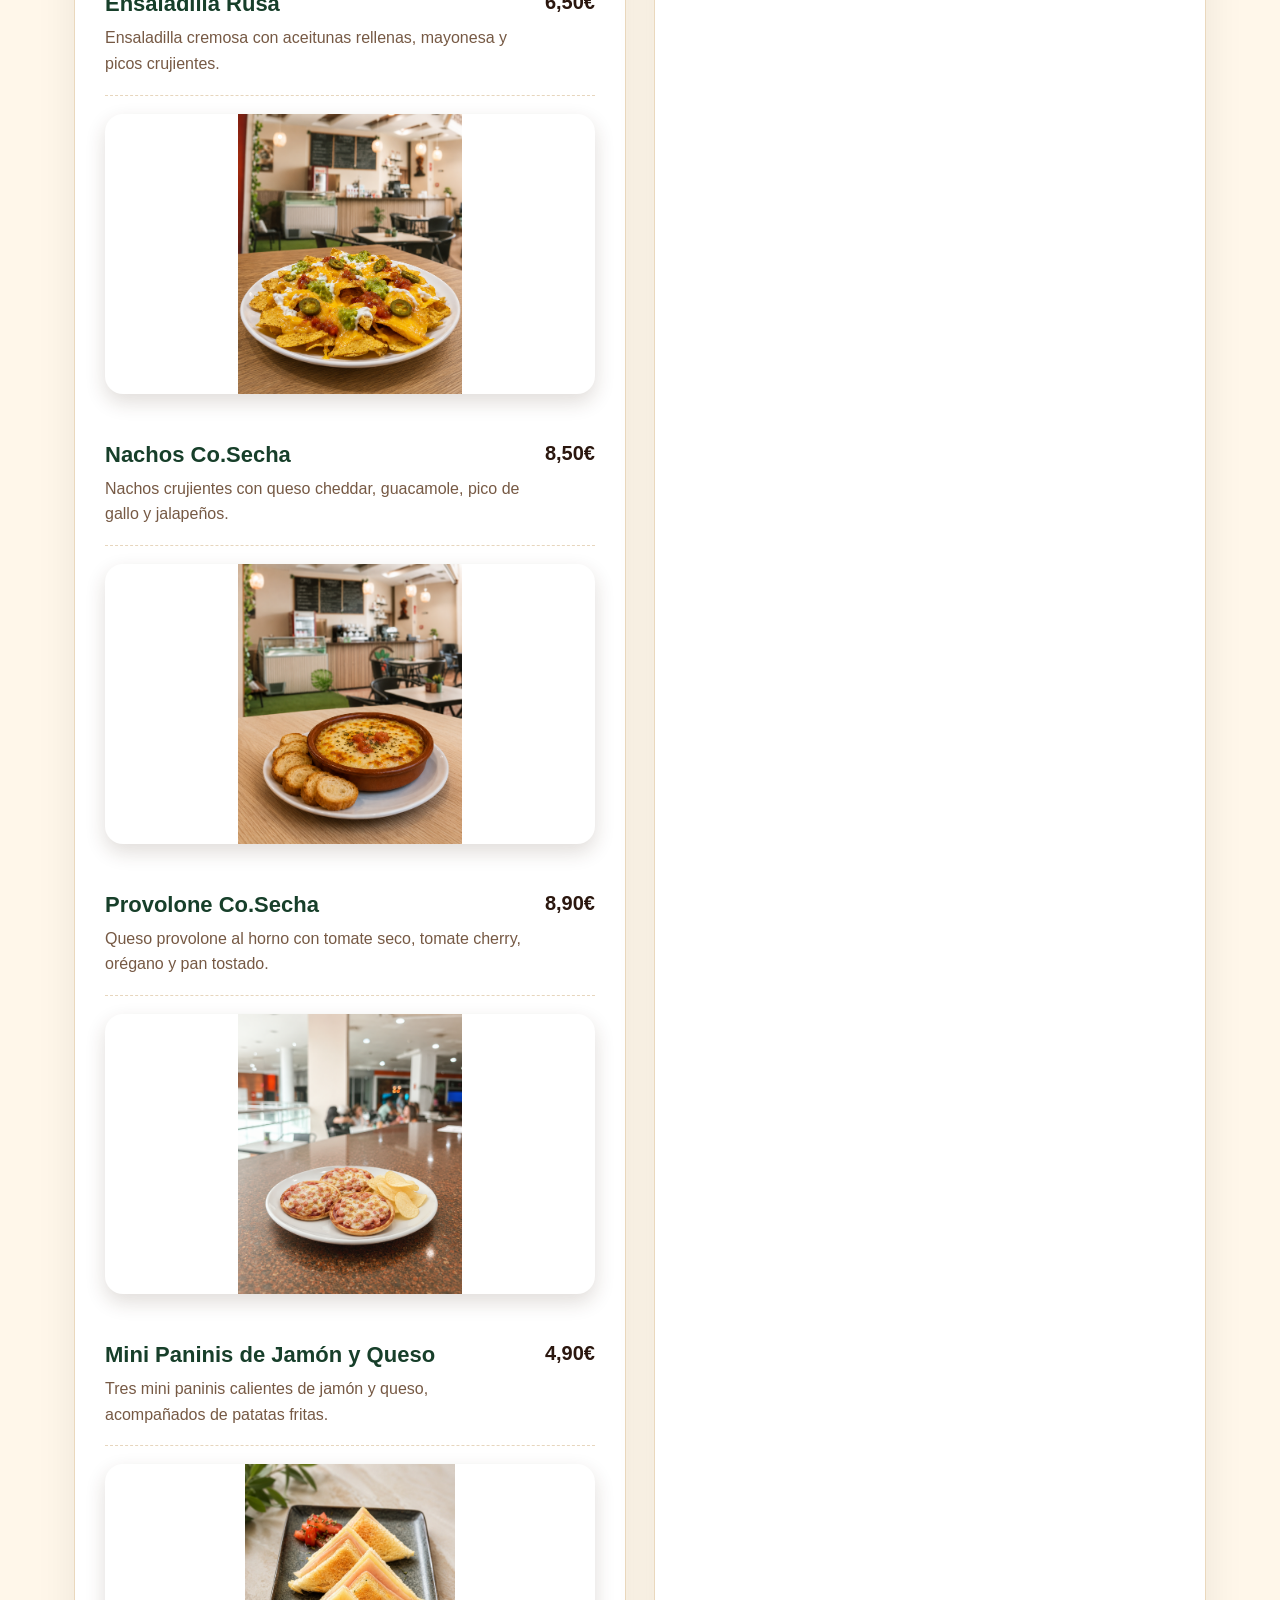
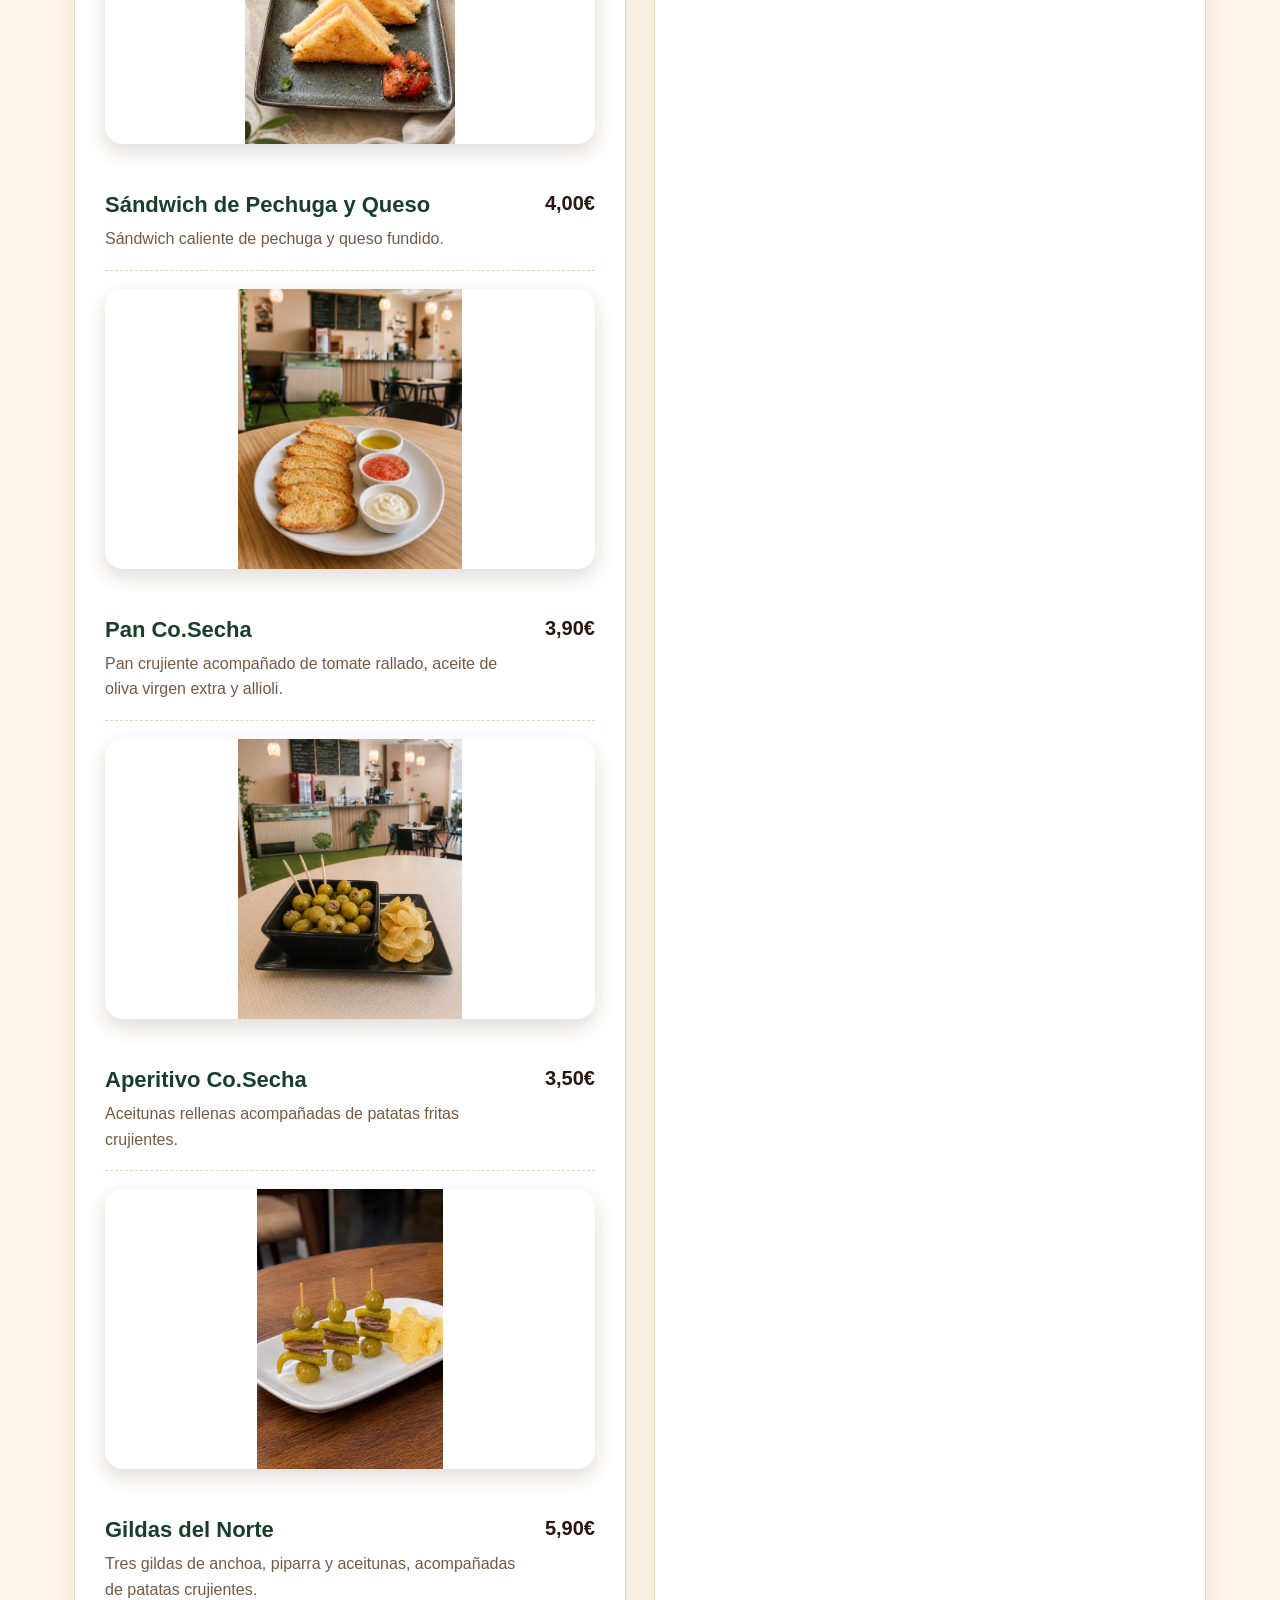
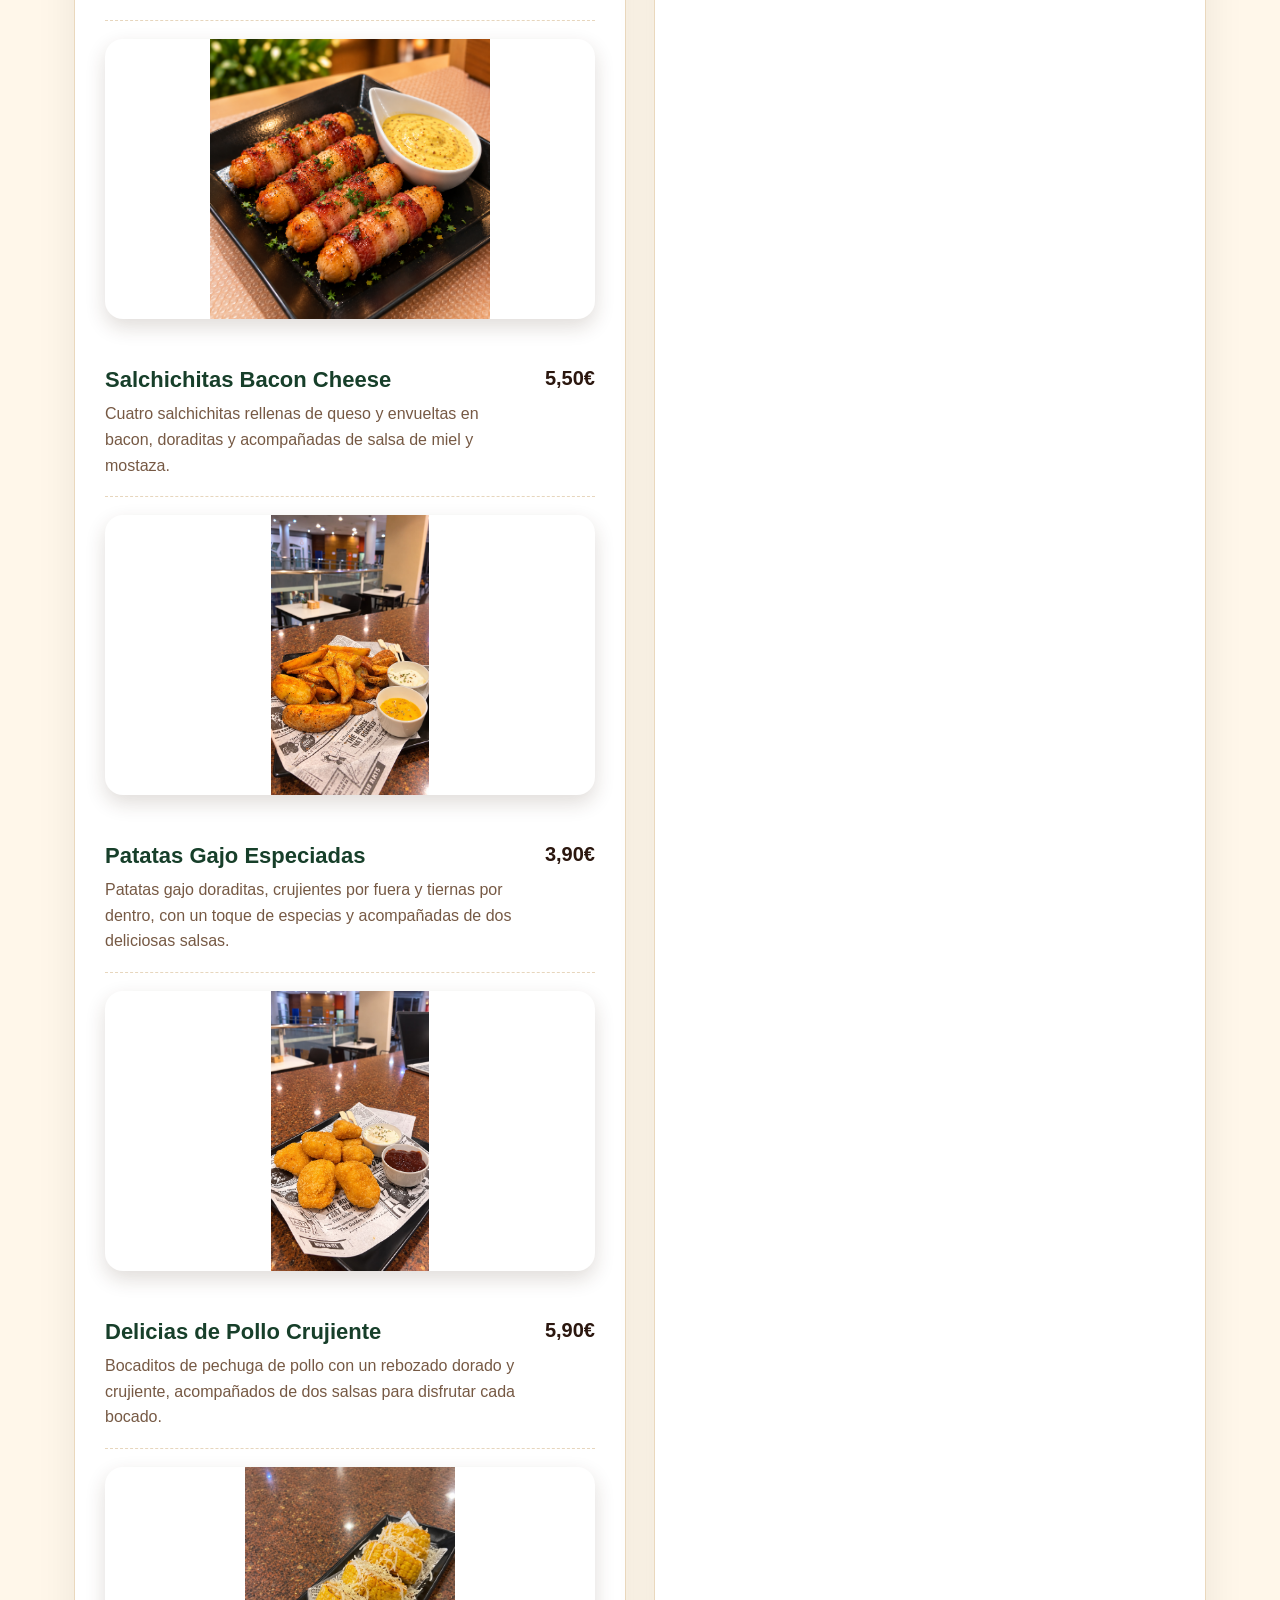
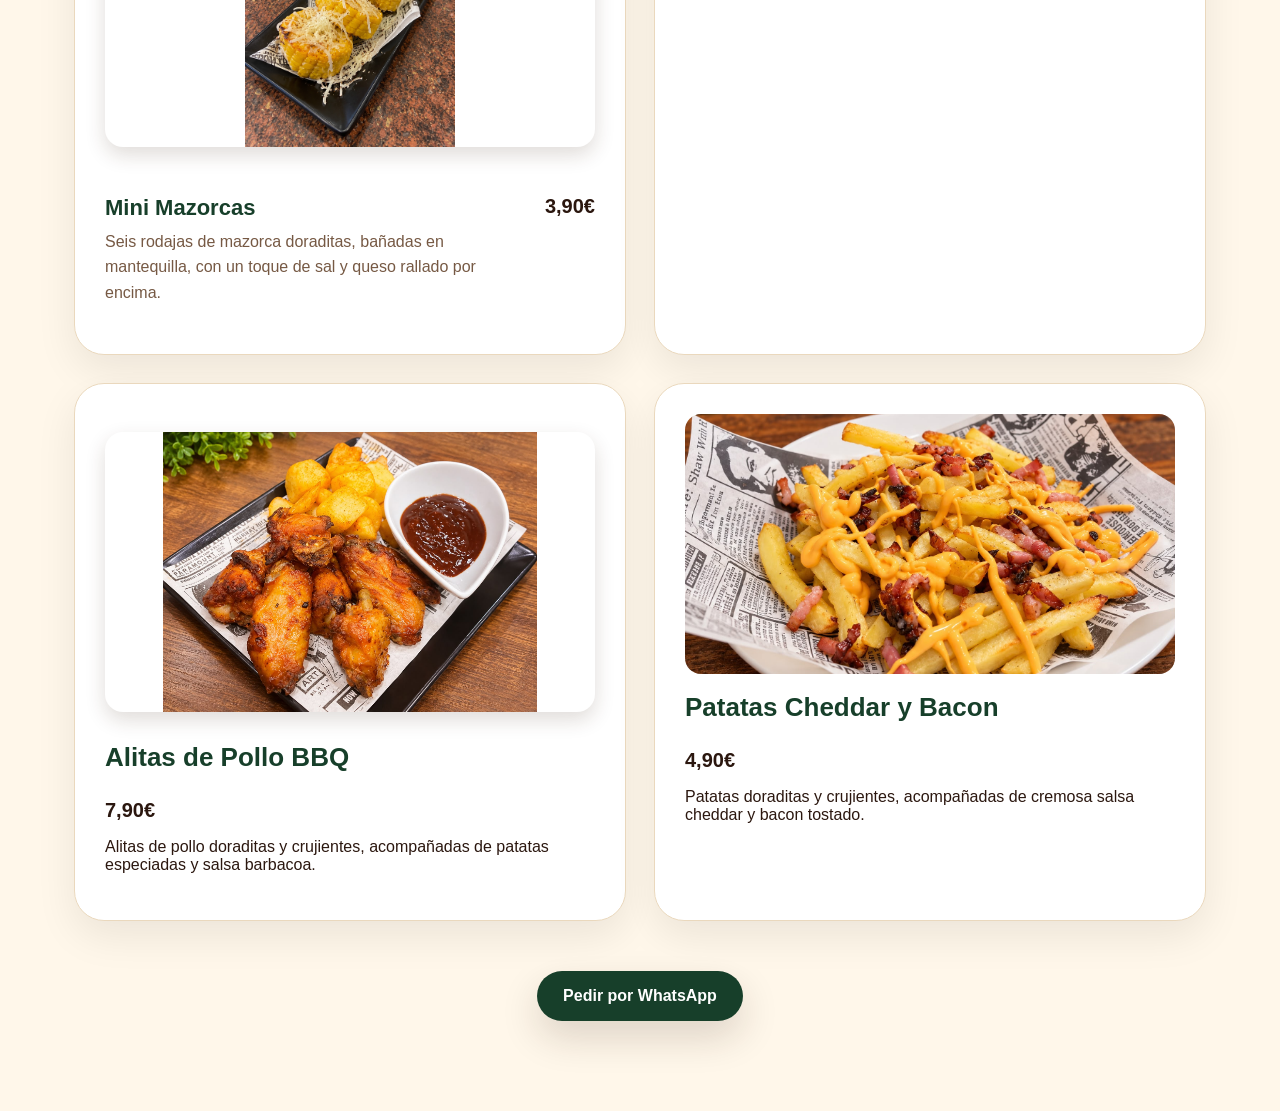
<file: picar.html>
<!DOCTYPE html>
<html lang="es">

<head>
  <meta charset="UTF-8">
  <meta name="viewport" content="width=device-width, initial-scale=1.0">

  <title>Para Picar | Café & Co.Secha</title>

  <link rel="stylesheet" href="styles.css">
</head>

<body>

<section class="section">

  <div class="back-button">
    <a href="index.html" class="btn secondary">
      ← Volver al inicio
    </a>
  </div>

  <div class="page-header">
    <h1>Para Picar</h1>
  </div>

  <div class="price-grid">

    <div class="price-card">

      <h3>🍽️ Para Picar</h3>


      <!-- TABLA IBÉRICA -->

      <img
        src="images/tabla-iberica.jpeg"
        alt="Tabla Ibérica Café & Co.Secha"
        class="foto-bowls"
      >

      <div class="product-row">
        <div class="product-info">
          <strong>Tabla Ibérica</strong>
          <small>
            Jamón serrano, queso curado, queso havarti,
            fuet, uvas, AOVE y picos.
            Ideal para compartir.
          </small>
        </div>
        <strong class="product-price">12,90€</strong>
      </div>


      <!-- MEDIA TABLA IBÉRICA -->

      <img
        src="images/media-tabla-iberica.jpeg"
        alt="Media Tabla Ibérica Café & Co.Secha"
        class="foto-bowls"
      >

      <div class="product-row">
        <div class="product-info">
          <strong>Media Tabla Ibérica</strong>
          <small>
            Jamón serrano, queso curado, queso havarti,
            fuet, uvas, AOVE y picos.
          </small>
        </div>
        <strong class="product-price">7,90€</strong>
      </div>


      <!-- ENSALADILLA RUSA -->

      <img
        src="images/ensaladilla-rusa.jpeg"
        alt="Ensaladilla Rusa Café & Co.Secha"
        class="foto-bowls"
      >

      <div class="product-row">
        <div class="product-info">
          <strong>Ensaladilla Rusa</strong>
          <small>
            Ensaladilla cremosa con aceitunas rellenas,
            mayonesa y picos crujientes.
          </small>
        </div>
        <strong class="product-price">6,50€</strong>
      </div>


      <!-- NACHOS -->

      <img
        src="images/nachos-cosecha.jpeg"
        alt="Nachos Co.Secha"
        class="foto-bowls"
      >

      <div class="product-row">
        <div class="product-info">
          <strong>Nachos Co.Secha</strong>
          <small>
            Nachos crujientes con queso cheddar,
            guacamole, pico de gallo y jalapeños.
          </small>
        </div>
        <strong class="product-price">8,50€</strong>
      </div>


      <!-- PROVOLONE -->

      <img
        src="images/provolone-cosecha.jpeg"
        alt="Provolone Co.Secha"
        class="foto-bowls"
      >

      <div class="product-row">
        <div class="product-info">
          <strong>Provolone Co.Secha</strong>
          <small>
            Queso provolone al horno con tomate seco,
            tomate cherry, orégano y pan tostado.
          </small>
        </div>
        <strong class="product-price">8,90€</strong>
      </div>


      <!-- MINI PANINIS -->

      <img
        src="images/mini-paninis-jamon-queso.jpeg"
        alt="Mini Paninis de Jamón y Queso"
        class="foto-bowls"
      >

      <div class="product-row">
        <div class="product-info">
          <strong>Mini Paninis de Jamón y Queso</strong>
          <small>
            Tres mini paninis calientes de jamón y queso,
            acompañados de patatas fritas.
          </small>
        </div>
        <strong class="product-price">4,90€</strong>
      </div>


      <!-- SÁNDWICH -->

      <img
        src="images/sandwich-jamon-queso.jpeg"
        alt="Sándwich de Pechuga y Queso"
        class="foto-bowls"
      >

      <div class="product-row">
        <div class="product-info">
          <strong>Sándwich de Pechuga y Queso</strong>
          <small>
            Sándwich caliente de pechuga y queso fundido.
          </small>
        </div>
        <strong class="product-price">4,00€</strong>
      </div>


      <!-- PAN CO.SECHA -->

      <img
        src="images/pan-aceite-tomate.jpeg"
        alt="Pan Co.Secha"
        class="foto-bowls"
      >

      <div class="product-row">
        <div class="product-info">
          <strong>Pan Co.Secha</strong>
          <small>
            Pan crujiente acompañado de tomate rallado,
            aceite de oliva virgen extra y allioli.
          </small>
        </div>
        <strong class="product-price">3,90€</strong>
      </div>


      <!-- APERITIVO -->

      <img
        src="images/aperitivo-cosecha.jpeg"
        alt="Aperitivo Co.Secha"
        class="foto-bowls"
      >

      <div class="product-row">
        <div class="product-info">
          <strong>Aperitivo Co.Secha</strong>
          <small>
            Aceitunas rellenas acompañadas
            de patatas fritas crujientes.
          </small>
        </div>
        <strong class="product-price">3,50€</strong>
      </div>


      <!-- GILDAS -->

      <img
        src="images/gildas-del-norte.jpeg"
        alt="Gildas del Norte"
        class="foto-bowls"
      >

      <div class="product-row">
        <div class="product-info">
          <strong>Gildas del Norte</strong>
          <small>
            Tres gildas de anchoa, piparra y aceitunas,
            acompañadas de patatas crujientes.
          </small>
        </div>
        <strong class="product-price">5,90€</strong>
      </div>


      <!-- SALCHICHITAS BACON CHEESE -->

      <img
        src="images/salchichitas-bacon.png"
        alt="Salchichitas Bacon Cheese Café & Co.Secha"
        class="foto-bowls"
        loading="lazy"
      >

      <div class="product-row">
        <div class="product-info">
          <strong>Salchichitas Bacon Cheese</strong>
          <small>
            Cuatro salchichitas rellenas de queso
            y envueltas en bacon, doraditas
            y acompañadas de salsa de miel y mostaza.
          </small>
        </div>
        <strong class="product-price">5,50€</strong>
      </div>

      <!-- PATATAS GAJO -->

      <img
        src="images/patatas-gajo.png"
        alt="Patatas Gajo Café & Co.Secha"
        class="foto-bowls"
        loading="lazy"
      >

      <div class="product-row">
        <div class="product-info">
          <strong>Patatas Gajo Especiadas</strong>
          <small>
            Patatas gajo doraditas, crujientes por fuera
            y tiernas por dentro, con un toque de especias
            y acompañadas de dos deliciosas salsas.
          </small>
        </div>
        <strong class="product-price">3,90€</strong>
      </div>


      <!-- DELICIAS DE POLLO -->

      <img
        src="images/delicias-pollo.png"
        alt="Delicias de Pollo Café & Co.Secha"
        class="foto-bowls"
        loading="lazy"
      >

      <div class="product-row">
        <div class="product-info">
          <strong>Delicias de Pollo Crujiente</strong>
          <small>
            Bocaditos de pechuga de pollo con un rebozado
            dorado y crujiente, acompañados de dos salsas
            para disfrutar cada bocado.
          </small>
        </div>
        <strong class="product-price">5,90€</strong>
      </div>

      
<!-- MINI MAZORCAS -->

<img
  src="images/mini-mazorcas.png"
  alt="Mini Mazorcas Café & Co.Secha"
  class="foto-bowls"
  loading="lazy"
>

<div class="product-row">
  <div class="product-info">
    <strong>Mini Mazorcas</strong>
    <small>
      Seis rodajas de mazorca doraditas,
      bañadas en mantequilla, con un toque
      de sal y queso rallado por encima.
    </small>
  </div>
  <strong class="product-price">3,90€</strong>
</div>

</div> <!-- FIN DE LA TARJETA PRINCIPAL -->

<!-- EMPANADAS COLOMBIANAS -->
<div class="price-card">

  <img
    src="images/empanada.png"
    alt="Empanadas Colombianas con ají"
    loading="lazy"
    style="
      display: block;
      width: 100%;
      height: 260px;
      object-fit: cover;
      border-radius: 16px;
      margin-bottom: 18px;
    "
  >

  <div class="price-card-header">
    <h3>Empanadas Colombianas</h3>
    <strong class="product-price">9,50€</strong>
  </div>

  <p>
    5 empanadas colombianas doraditas y
    crujientes, acompañadas de nuestro
    tradicional ají casero.
  </p>

</div>



<!-- ALITAS DE POLLO BBQ -->

<!-- ALITAS DE POLLO BBQ -->
<div class="price-card">

  <img
    src="images/alitas.png"
    alt="Alitas de Pollo BBQ con patatas"
    class="foto-bowls"
    loading="lazy"
  >

  <div class="price-card-header">
    <h3>Alitas de Pollo BBQ</h3>
    <strong class="product-price">7,90€</strong>
  </div>

  <p>
    Alitas de pollo doraditas y crujientes,
    acompañadas de patatas especiadas
    y salsa barbacoa.
  </p>

</div>





<!-- PATATAS CHEDDAR Y BACON -->
<div class="price-card">

  <img
    src="images/patatas-cheddar-bacon.png"
    alt="Patatas Cheddar y Bacon"
    loading="lazy"
    style="
      display: block;
      width: 100%;
      height: 260px;
      object-fit: cover;
      border-radius: 16px;
      margin-bottom: 18px;
    "
  >

  <div class="price-card-header">
    <h3>Patatas Cheddar y Bacon</h3>
    <strong class="product-price">4,90€</strong>
  </div>

  <p>
    Patatas doraditas y crujientes,
    acompañadas de cremosa salsa cheddar
    y bacon tostado.
  </p>

</div>

  </div> <!-- FIN DE PRICE-GRID -->


  <!-- BOTÓN WHATSAPP -->

  <div class="center-button">

    <a
      class="btn primary"
      href="https://wa.me/34668579133?text=Hola,%20quiero%20hacer%20un%20pedido."
    >
      Pedir por WhatsApp
    </a>

  </div>

</section>

</body>
</html>
</file>
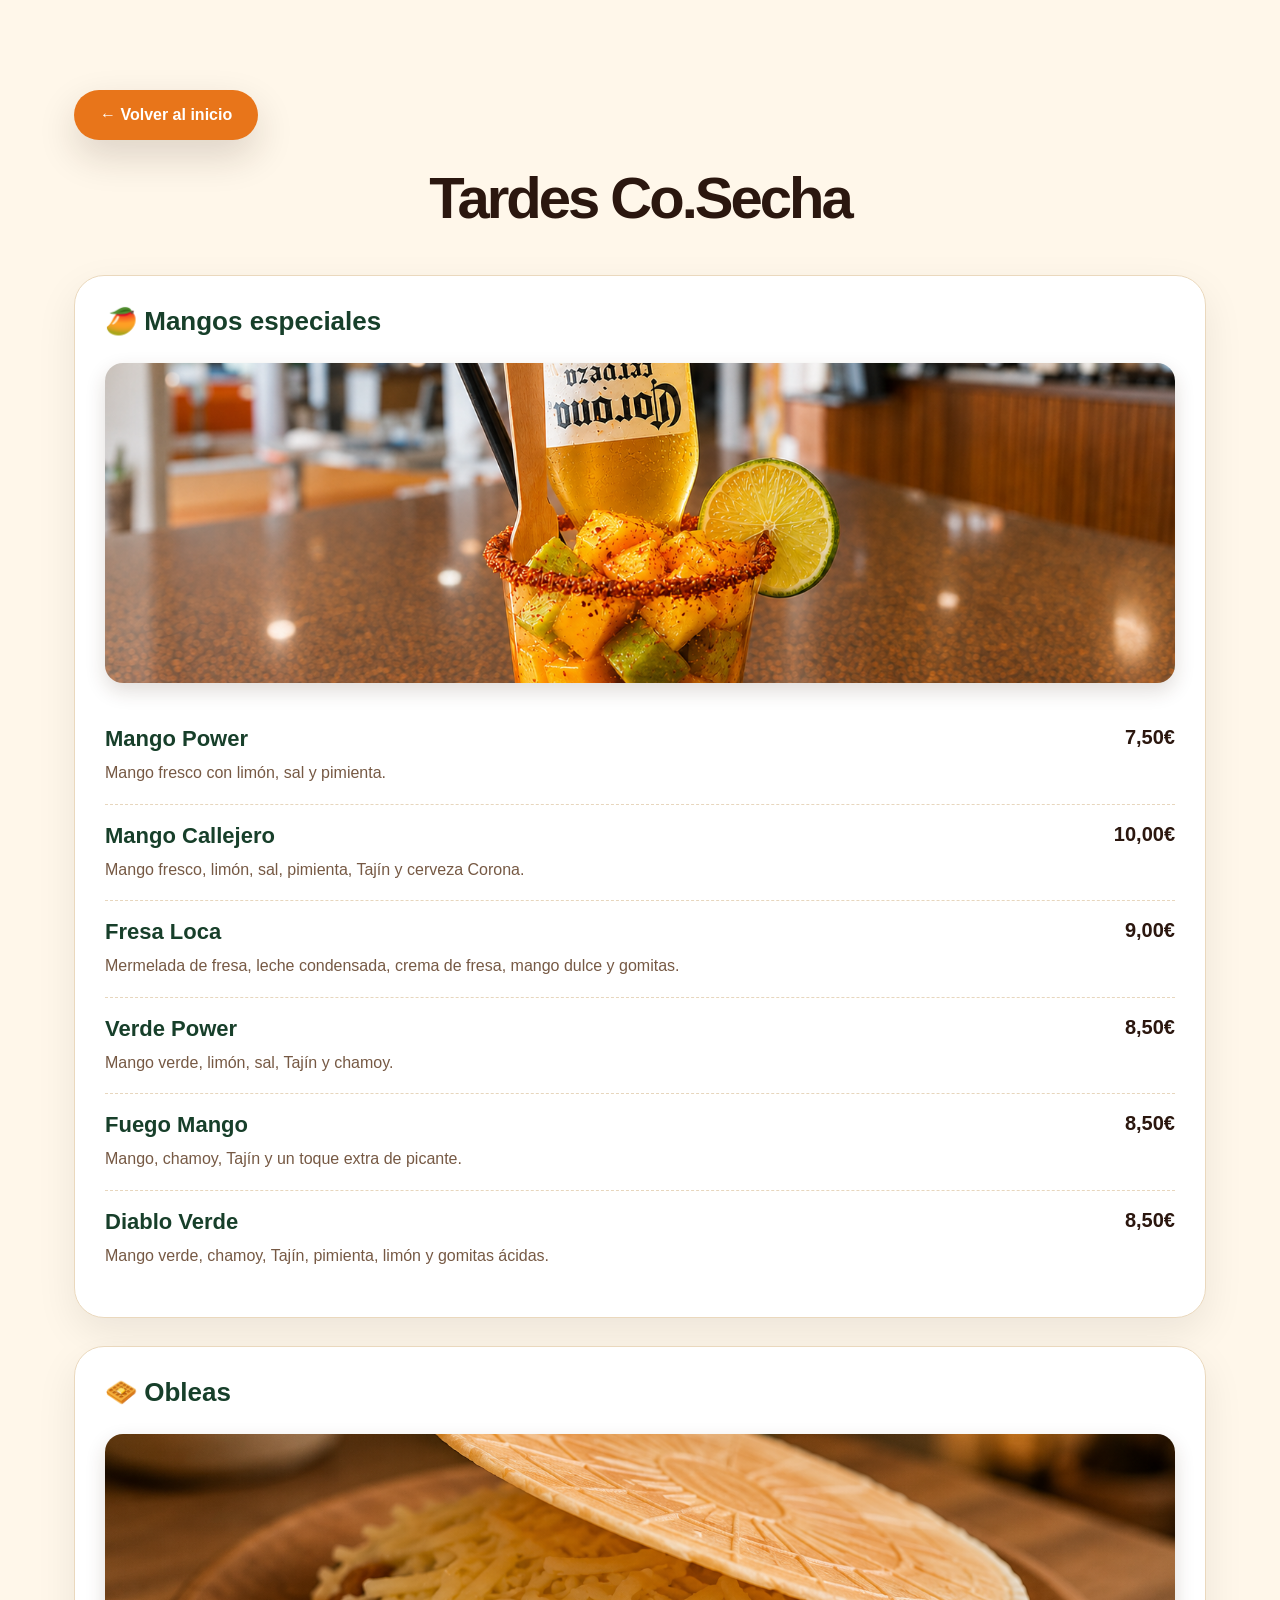
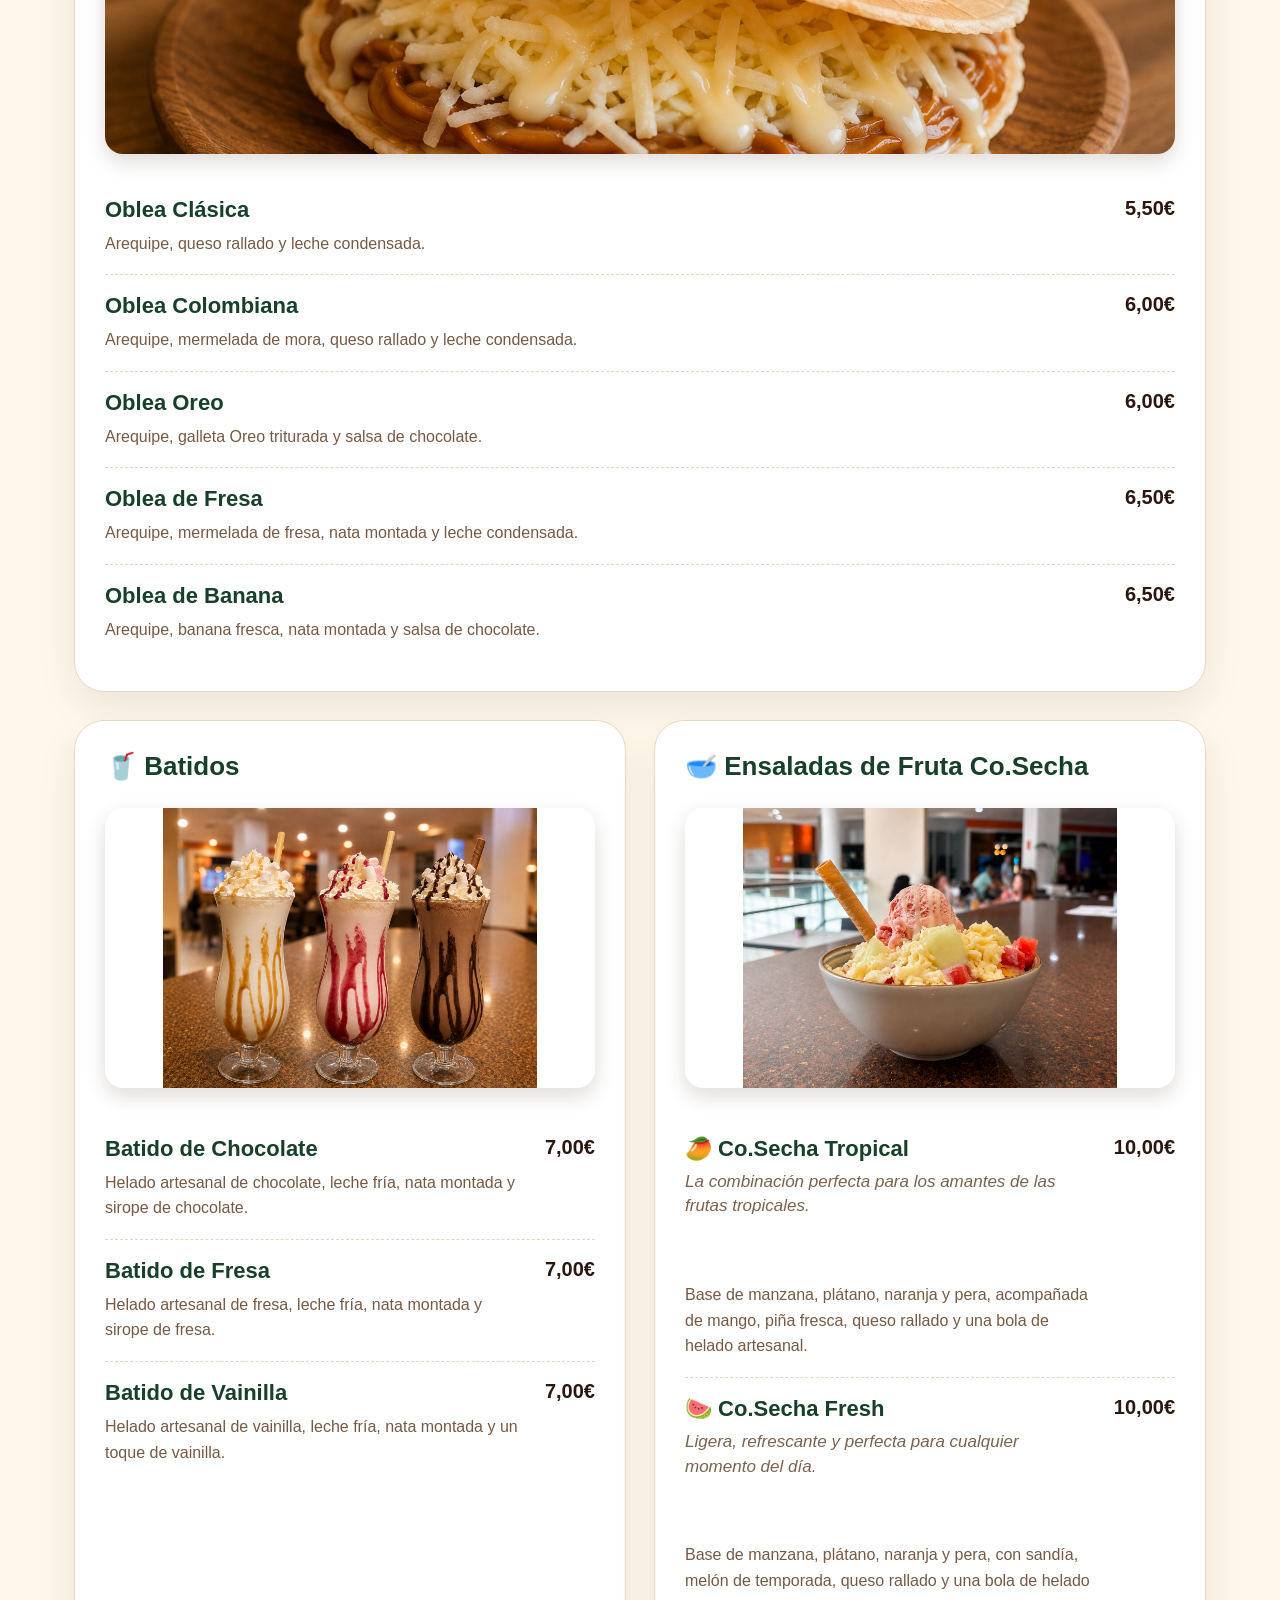
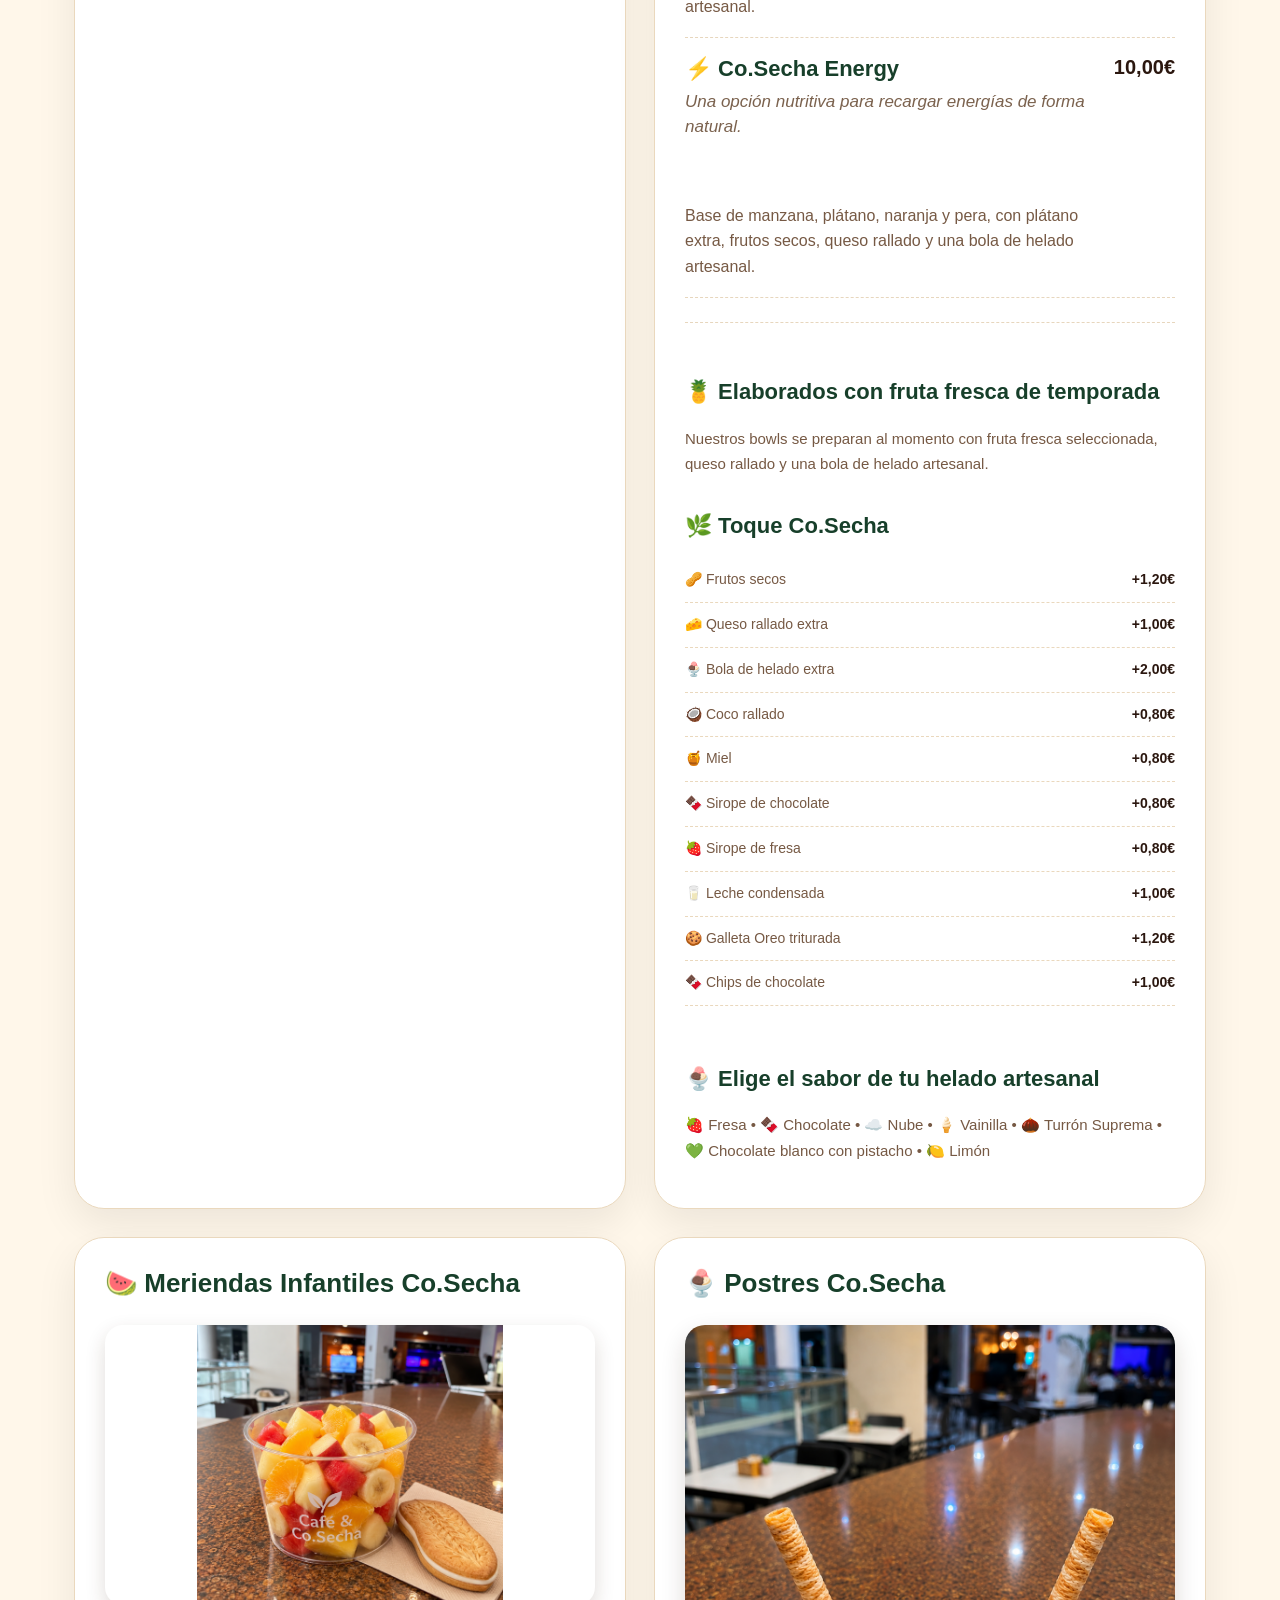
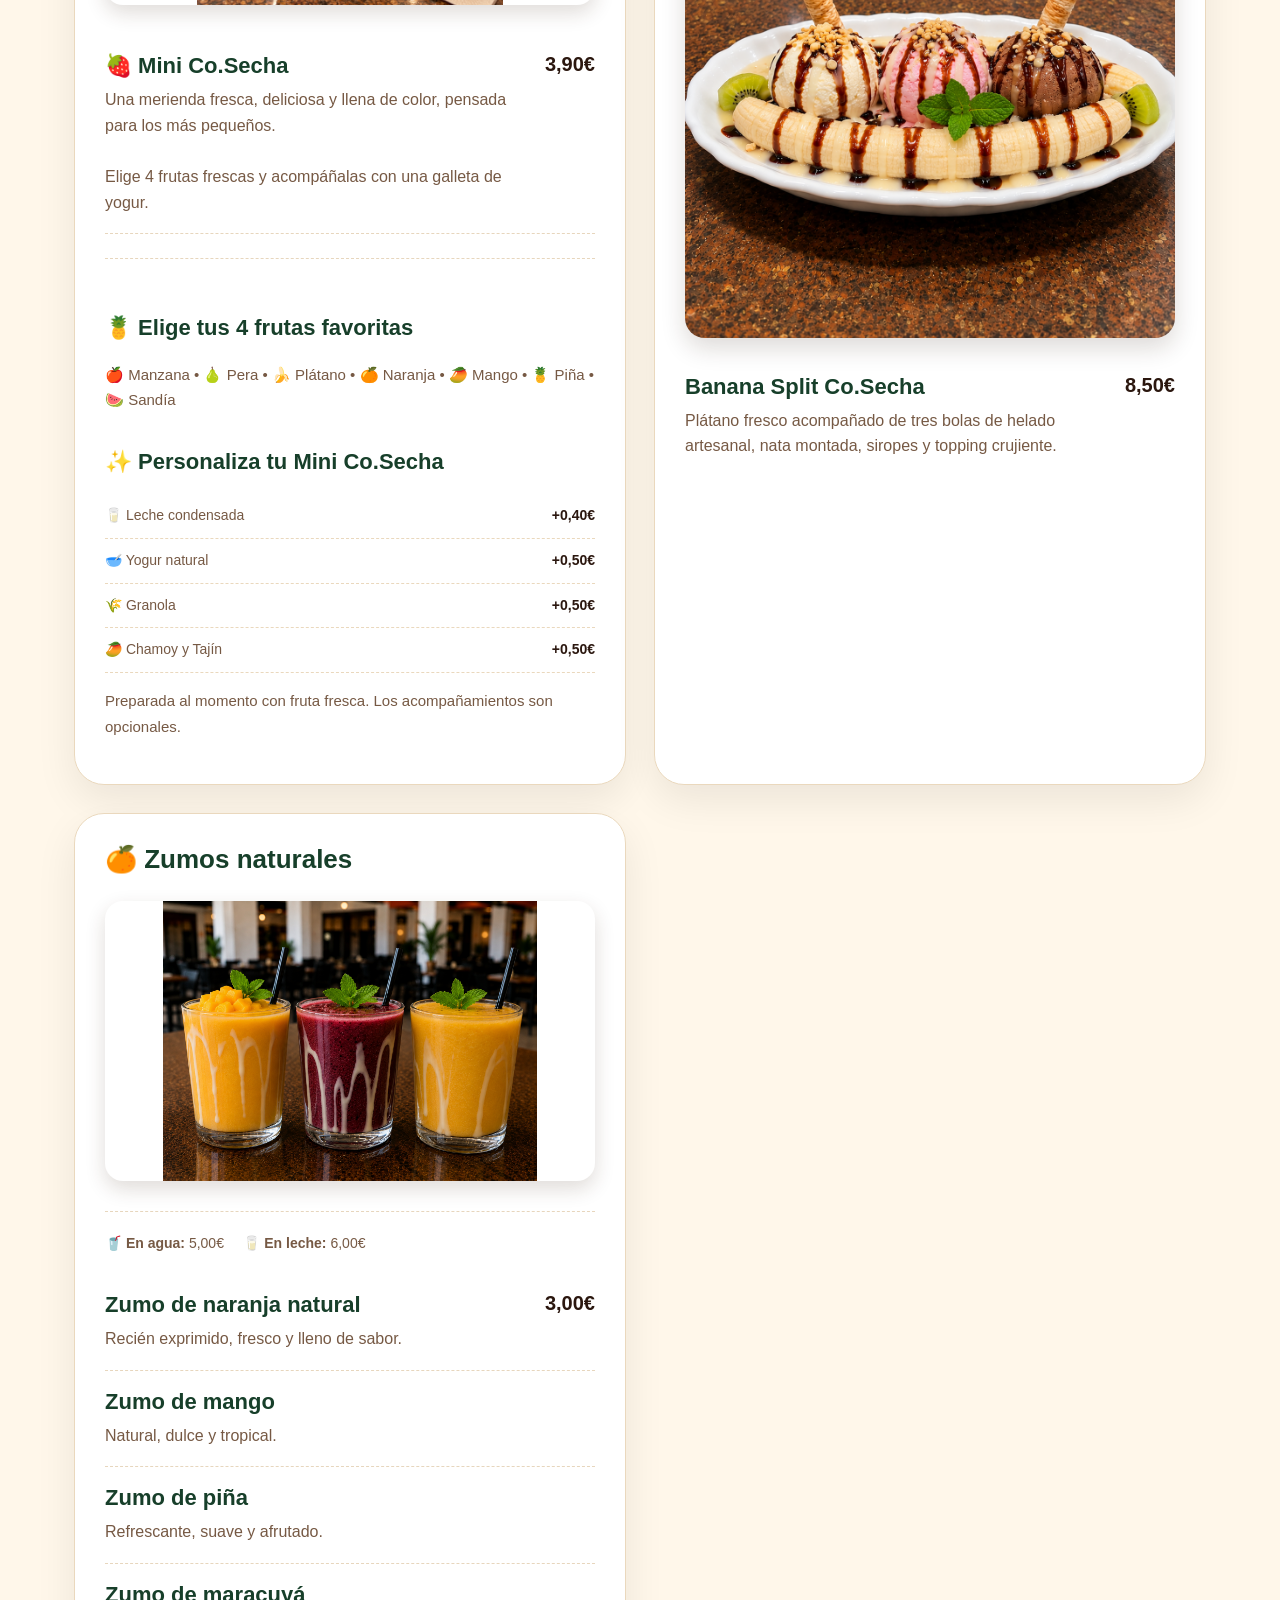
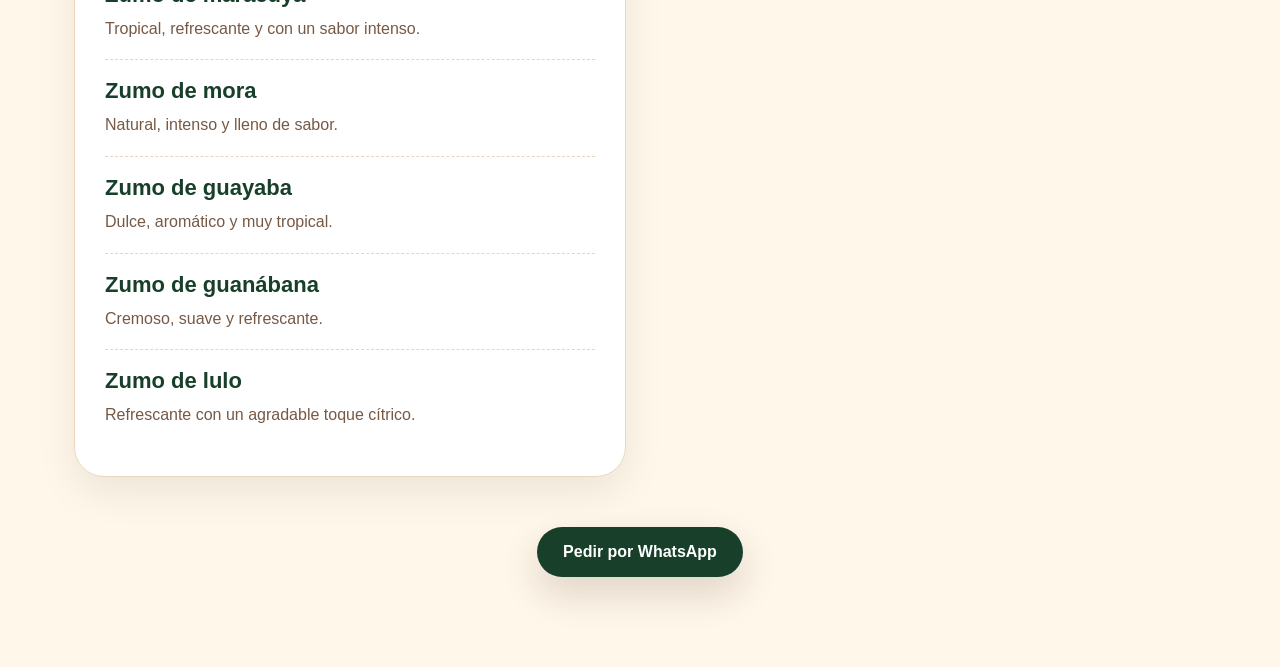
<file: tarde.html>
<!DOCTYPE html>
<html lang="es">

<head>
  <meta charset="UTF-8">
  <meta name="viewport" content="width=device-width, initial-scale=1.0">

  <title>Tardes Co.Secha | Café & Co.Secha</title>

  <link rel="stylesheet" href="styles.css">
</head>

<body>

<section class="section">

  <div class="back-button">
    <a href="index.html" class="btn secondary">
      ← Volver al inicio
    </a>
  </div>

  <div class="page-header">
    <h1>Tardes Co.Secha</h1>
  </div>

  <div class="price-grid">


    <!-- MANGOS ESPECIALES -->

    <div class="price-card mango-card">

      <h3>🥭 Mangos especiales</h3>

      <img
        src="images/mangos-especiales.png"
        alt="Mangos especiales de Café & Co.Secha"
        class="foto-bowls"
      >

      <div class="product-row">
        <div class="product-info">
          <strong>Mango Power</strong>
          <small>Mango fresco con limón, sal y pimienta.</small>
        </div>
        <strong class="product-price">7,50€</strong>
      </div>

      <div class="product-row">
        <div class="product-info">
          <strong>Mango Callejero</strong>
          <small>Mango fresco, limón, sal, pimienta, Tajín y cerveza Corona.</small>
        </div>
        <strong class="product-price">10,00€</strong>
      </div>

      <div class="product-row">
        <div class="product-info">
          <strong>Fresa Loca</strong>
          <small>Mermelada de fresa, leche condensada, crema de fresa, mango dulce y gomitas.</small>
        </div>
        <strong class="product-price">9,00€</strong>
      </div>

      <div class="product-row">
        <div class="product-info">
          <strong>Verde Power</strong>
          <small>Mango verde, limón, sal, Tajín y chamoy.</small>
        </div>
        <strong class="product-price">8,50€</strong>
      </div>

      <div class="product-row">
        <div class="product-info">
          <strong>Fuego Mango</strong>
          <small>Mango, chamoy, Tajín y un toque extra de picante.</small>
        </div>
        <strong class="product-price">8,50€</strong>
      </div>

      <div class="product-row">
        <div class="product-info">
          <strong>Diablo Verde</strong>
          <small>Mango verde, chamoy, Tajín, pimienta, limón y gomitas ácidas.</small>
        </div>
        <strong class="product-price">8,50€</strong>
      </div>

    </div>


    <!-- OBLEAS -->

    <div class="price-card oblea-card">

      <h3>🧇 Obleas</h3>

      <img
        src="images/oblea.jpg"
        alt="Obleas de Café & Co.Secha"
        class="foto-bowls"
      >

      <div class="product-row">
        <div class="product-info">
          <strong>Oblea Clásica</strong>
          <small>
            Arequipe, queso rallado y leche condensada.
          </small>
        </div>
        <strong class="product-price">5,50€</strong>
      </div>

      <div class="product-row">
        <div class="product-info">
          <strong>Oblea Colombiana</strong>
          <small>
            Arequipe, mermelada de mora, queso rallado y leche condensada.
          </small>
        </div>
        <strong class="product-price">6,00€</strong>
      </div>

      <div class="product-row">
        <div class="product-info">
          <strong>Oblea Oreo</strong>
          <small>
            Arequipe, galleta Oreo triturada y salsa de chocolate.
          </small>
        </div>
        <strong class="product-price">6,00€</strong>
      </div>

      <div class="product-row">
        <div class="product-info">
          <strong>Oblea de Fresa</strong>
          <small>
            Arequipe, mermelada de fresa, nata montada y leche condensada.
          </small>
        </div>
        <strong class="product-price">6,50€</strong>
      </div>

      <div class="product-row">
        <div class="product-info">
          <strong>Oblea de Banana</strong>
          <small>
            Arequipe, banana fresca, nata montada y salsa de chocolate.
          </small>
        </div>
        <strong class="product-price">6,50€</strong>
      </div>

    </div>


    <!-- BATIDOS -->

    <div class="price-card">

      <h3>🥤 Batidos</h3>

      <img
        src="images/batidos-cosecha.png"
        alt="Batidos de vainilla, fresa y chocolate de Café & Co.Secha"
        class="foto-bowls"
      >

      <div class="product-row">
        <div class="product-info">
          <strong>Batido de Chocolate</strong>
          <small>
            Helado artesanal de chocolate, leche fría,
            nata montada y sirope de chocolate.
          </small>
        </div>
        <strong class="product-price">7,00€</strong>
      </div>

      <div class="product-row">
        <div class="product-info">
          <strong>Batido de Fresa</strong>
          <small>
            Helado artesanal de fresa, leche fría,
            nata montada y sirope de fresa.
          </small>
        </div>
        <strong class="product-price">7,00€</strong>
      </div>

      <div class="product-row">
        <div class="product-info">
          <strong>Batido de Vainilla</strong>
          <small>
            Helado artesanal de vainilla, leche fría,
            nata montada y un toque de vainilla.
          </small>
        </div>
        <strong class="product-price">7,00€</strong>
      </div>

    </div>


    <!-- ENSALADAS DE FRUTA -->

    <div class="price-card">

      <h3>🥣 Ensaladas de Fruta Co.Secha</h3>

      <img
        src="images/ensalada-frutas-cosecha.png"
        alt="Bowls de fruta de Café & Co.Secha"
        class="foto-bowls"
      >

      <div class="product-row">
        <div class="product-info">

          <strong>🥭 Co.Secha Tropical</strong>

          <small>
            <em>
              La combinación perfecta para los amantes de las frutas tropicales.
            </em>

            <br><br>

            Base de manzana, plátano, naranja y pera, acompañada de
            mango, piña fresca, queso rallado y una bola de helado artesanal.
          </small>

        </div>

        <strong class="product-price">10,00€</strong>
      </div>


      <div class="product-row">
        <div class="product-info">

          <strong>🍉 Co.Secha Fresh</strong>

          <small>
            <em>
              Ligera, refrescante y perfecta para cualquier momento del día.
            </em>

            <br><br>

            Base de manzana, plátano, naranja y pera, con sandía,
            melón de temporada, queso rallado y una bola de helado artesanal.
          </small>

        </div>

        <strong class="product-price">10,00€</strong>
      </div>


      <div class="product-row">
        <div class="product-info">

          <strong>⚡ Co.Secha Energy</strong>

          <small>
            <em>
              Una opción nutritiva para recargar energías de forma natural.
            </em>

            <br><br>

            Base de manzana, plátano, naranja y pera, con plátano extra,
            frutos secos, queso rallado y una bola de helado artesanal.
          </small>

        </div>

        <strong class="product-price">10,00€</strong>
      </div>


      <div class="menu-note">

        <h4>🍍 Elaborados con fruta fresca de temporada</h4>

        <p>
          Nuestros bowls se preparan al momento con fruta fresca
          seleccionada, queso rallado y una bola de helado artesanal.
        </p>

        <h4>🌿 Toque Co.Secha</h4>

        <div class="extra-row">
          <span>🥜 Frutos secos</span>
          <strong>+1,20€</strong>
        </div>

        <div class="extra-row">
          <span>🧀 Queso rallado extra</span>
          <strong>+1,00€</strong>
        </div>

        <div class="extra-row">
          <span>🍨 Bola de helado extra</span>
          <strong>+2,00€</strong>
        </div>

        <div class="extra-row">
          <span>🥥 Coco rallado</span>
          <strong>+0,80€</strong>
        </div>

        <div class="extra-row">
          <span>🍯 Miel</span>
          <strong>+0,80€</strong>
        </div>

        <div class="extra-row">
          <span>🍫 Sirope de chocolate</span>
          <strong>+0,80€</strong>
        </div>

        <div class="extra-row">
          <span>🍓 Sirope de fresa</span>
          <strong>+0,80€</strong>
        </div>

        <div class="extra-row">
          <span>🥛 Leche condensada</span>
          <strong>+1,00€</strong>
        </div>

        <div class="extra-row">
          <span>🍪 Galleta Oreo triturada</span>
          <strong>+1,20€</strong>
        </div>

        <div class="extra-row">
          <span>🍫 Chips de chocolate</span>
          <strong>+1,00€</strong>
        </div>

        <br>

        <h4>🍨 Elige el sabor de tu helado artesanal</h4>

        <p>
          🍓 Fresa • 🍫 Chocolate • ☁️ Nube • 🍦 Vainilla •
          🌰 Turrón Suprema • 💚 Chocolate blanco con pistacho • 🍋 Limón
        </p>

      </div>

    </div>


    <!-- MERIENDAS INFANTILES -->

    <div class="price-card">

      <h3>🍉 Meriendas Infantiles Co.Secha</h3>

      <img
        src="images/mini-cosecha.png"
        alt="Mini Co.Secha con cuatro frutas frescas y galleta de yogur"
        class="foto-bowls"
      >

      <div class="product-row">
        <div class="product-info">

          <strong>🍓 Mini Co.Secha</strong>

          <small>
            Una merienda fresca, deliciosa y llena de color,
            pensada para los más pequeños.
            <br><br>
            Elige 4 frutas frescas y acompáñalas con
            una galleta de yogur.
          </small>

        </div>

        <strong class="product-price">3,90€</strong>
      </div>

      <div class="menu-note">

        <h4>🍍 Elige tus 4 frutas favoritas</h4>

        <p>
          🍎 Manzana • 🍐 Pera • 🍌 Plátano •
          🍊 Naranja • 🥭 Mango • 🍍 Piña • 🍉 Sandía
        </p>

        <h4>✨ Personaliza tu Mini Co.Secha</h4>

        <div class="extra-row">
          <span>🥛 Leche condensada</span>
          <strong>+0,40€</strong>
        </div>

        <div class="extra-row">
          <span>🥣 Yogur natural</span>
          <strong>+0,50€</strong>
        </div>

        <div class="extra-row">
          <span>🌾 Granola</span>
          <strong>+0,50€</strong>
        </div>

        <div class="extra-row">
          <span>🥭 Chamoy y Tajín</span>
          <strong>+0,50€</strong>
        </div>

        <p>
          Preparada al momento con fruta fresca.
          Los acompañamientos son opcionales.
        </p>

      </div>

    </div>

    <!-- POSTRES -->

    <div class="price-card">

      <h3>🍨 Postres Co.Secha</h3>

      <!-- BANANA SPLIT -->

      <img
        class="product-photo"
        src="images/banana-split.jpeg"
        alt="Banana Split de Café & Co.Secha"
      >

      <div class="product-row">

        <div class="product-info">

          <strong>Banana Split Co.Secha</strong>

          <small>
            Plátano fresco acompañado de tres bolas de helado artesanal,
            nata montada, siropes y topping crujiente.
          </small>

        </div>

        <strong class="product-price">8,50€</strong>

      </div>

    </div>


    <!-- ZUMOS NATURALES -->

    <div class="price-card zumos-card">

      <h3>🍊 Zumos naturales</h3>

      <img
        src="images/zumos-naturales.png"
        alt="Zumos naturales de Café & Co.Secha"
        class="foto-bowls"
      >

      <p class="menu-note" style="margin-bottom:18px;">
        🥤 <strong>En agua:</strong> 5,00€ &nbsp;&nbsp;&nbsp;
        🥛 <strong>En leche:</strong> 6,00€
      </p>

      <div class="product-row">
        <div class="product-info">
          <strong>Zumo de naranja natural</strong>
          <small>Recién exprimido, fresco y lleno de sabor.</small>
        </div>
        <strong class="product-price">3,00€</strong>
      </div>

      <div class="product-row">
        <div class="product-info">
          <strong>Zumo de mango</strong>
          <small>Natural, dulce y tropical.</small>
        </div>
      </div>

      <div class="product-row">
        <div class="product-info">
          <strong>Zumo de piña</strong>
          <small>Refrescante, suave y afrutado.</small>
        </div>
      </div>

      <div class="product-row">
        <div class="product-info">
          <strong>Zumo de maracuyá</strong>
          <small>Tropical, refrescante y con un sabor intenso.</small>
        </div>
      </div>

      <div class="product-row">
        <div class="product-info">
          <strong>Zumo de mora</strong>
          <small>Natural, intenso y lleno de sabor.</small>
        </div>
      </div>

      <div class="product-row">
        <div class="product-info">
          <strong>Zumo de guayaba</strong>
          <small>Dulce, aromático y muy tropical.</small>
        </div>
      </div>

      <div class="product-row">
        <div class="product-info">
          <strong>Zumo de guanábana</strong>
          <small>Cremoso, suave y refrescante.</small>
        </div>
      </div>

      <div class="product-row">
        <div class="product-info">
          <strong>Zumo de lulo</strong>
          <small>Refrescante con un agradable toque cítrico.</small>
        </div>
      </div>

    </div>

  </div>


  <div class="center-button">

    <a
      class="btn primary"
      href="https://wa.me/34668579133?text=Hola,%20quiero%20hacer%20un%20pedido."
    >
      Pedir por WhatsApp
    </a>

  </div>

</section>

</body>
</html>
</file>
<file: styles.css>
:root{
  --cream:#fff7ea;
  --paper:#fffdf7;
  --green:#173f2a;
  --green2:#2f6b43;
  --orange:#e8751a;
  --brown:#2b170f;
  --muted:#765944;
  --line:#ead8bd;
  --shadow:0 24px 70px rgba(43,23,15,.14);
}

*{
  box-sizing:border-box;
}

html{
  scroll-behavior:smooth;
  scroll-padding-top:120px;
}

body{
  margin:0;
  font-family:Arial, sans-serif;
  background:var(--cream);
  color:var(--brown);
}

a{
  color:inherit;
  text-decoration:none;
}

/* HERO */

.hero{
  min-height:100vh;
  padding:130px 24px 24px;
  position:relative;
  overflow:hidden;
  display:flex;
  align-items:center;
  background:
    radial-gradient(circle at 12% 10%, rgba(232,117,26,.20), transparent 32%),
    radial-gradient(circle at 90% 20%, rgba(47,107,67,.18), transparent 30%),
    linear-gradient(135deg,#fffdf8,#f7e5c9);
}

.hero::after{
  content:"";
  position:absolute;
  left:0;
  right:0;
  bottom:0;
  height:150px;
  background:linear-gradient(to bottom, transparent, var(--cream));
  pointer-events:none;
}

/* NAVBAR */

.navbar{
  position:fixed;
  top:12px;
  left:50%;
  transform:translateX(-50%);
  width:calc(100% - 64px);
  max-width:1120px;
  z-index:9999;
  display:flex;
  justify-content:space-between;
  align-items:center;
  gap:18px;
  padding:13px 22px;
  border:1px solid rgba(255,255,255,.75);
  border-radius:999px;
  background:rgba(255,255,255,.94);
  backdrop-filter:blur(18px);
  box-shadow:0 10px 30px rgba(43,23,15,.10);
}

.brand{
  font-weight:900;
  color:var(--green);
  letter-spacing:.2px;
  white-space:nowrap;
}

.nav-links{
  display:flex;
  gap:22px;
  flex-wrap:wrap;
  justify-content:center;
  font-size:14px;
  font-weight:800;
  color:var(--green);
}

.nav-links a:hover{
  color:var(--orange);
}

/* HERO CONTENT */

.hero-grid{
  max-width:1250px;
  margin:70px auto 0;
  display:grid;
  grid-template-columns:1fr 1fr;
  gap:70px;
  align-items:center;
  position:relative;
  z-index:2;
}

.hero-text,
.hero-image,
.section{
  animation:fadeUp .8s ease both;
}

.badge,
.eyebrow{
  display:inline-block;
  color:var(--green);
  background:white;
  padding:10px 16px;
  border-radius:999px;
  font-weight:900;
  font-size:13px;
  letter-spacing:.5px;
  text-transform:uppercase;
  box-shadow:0 10px 30px rgba(43,23,15,.08);
}

h1{
  font-size:clamp(44px,7vw,84px);
  line-height:.95;
  margin:26px 0;
  letter-spacing:-3px;
  color:var(--brown);
}

.subtitle{
  font-size:24px;
  line-height:1.75;
  max-width:620px;
  color:#6d5b4d;
}

.hero-buttons{
  margin-top:45px;
  display:flex;
  gap:14px;
  flex-wrap:wrap;
}

.btn{
  display:inline-block;
  padding:16px 26px;
  border-radius:999px;
  font-weight:900;
  box-shadow:0 16px 38px rgba(43,23,15,.16);
  transition:.25s ease;
}

.hero-buttons .btn{
  font-size:18px;
  padding:18px 34px;
}

.btn:hover{
  transform:translateY(-3px);
}

.primary{
  background:var(--green);
  color:white;
}

.secondary{
  background:var(--orange);
  color:white;
}

.hero-image{
  display:flex;
  justify-content:flex-end;
  align-items:center;
}

.hero-image img{
  width:100%;
  max-width:650px;
  border-radius:36px;
  display:block;
  box-shadow:0 45px 80px rgba(0,0,0,.18);
  transition:.45s;
}

.hero-image img:hover{
  transform:translateY(-8px) rotate(.5deg) scale(1.03);
}

/* SECCIONES */

.section{
  max-width:1180px;
  margin:auto;
  padding:90px 24px;
  scroll-margin-top:120px;
}

.section h1{
  text-align:center;
  font-size:56px;
  color:var(--brown);
  margin:20px 0 40px;
}

.section h2{
  font-size:clamp(34px,5vw,58px);
  text-align:center;
  margin:18px auto 44px;
  max-width:820px;
  letter-spacing:-1.5px;
}

.section > .eyebrow{
  display:block;
  width:max-content;
  margin:0 auto;
}

/* GRIDS */

.feature-grid,
.menu-grid,
.gallery,
.contact-grid,
.price-grid{
  display:grid;
  gap:22px;
}

.feature-grid{
  grid-template-columns:repeat(3,1fr);
}

.menu-grid{
  grid-template-columns:repeat(3, minmax(0, 265px));
  justify-content:center;
  gap:22px;
}

.gallery{
  grid-template-columns:repeat(4,1fr);
}

.price-grid{
  grid-template-columns:repeat(auto-fit,minmax(380px,1fr));
  gap:28px;
  margin-top:40px;
}

/* TARJETAS */

article,
.menu-card,
.gallery-card,
.contact-grid div,
.price-card{
  background:white;
  border:1px solid var(--line);
  border-radius:30px;
  box-shadow:0 18px 45px rgba(43,23,15,.09);
  transition:.25s ease;
}

article,
.price-card{
  padding:30px;
}

article:hover,
.menu-card:hover,
.gallery-card:hover{
  transform:translateY(-6px);
  box-shadow:var(--shadow);
}

/* ESPECIALIDADES */

#especialidades{
  position:relative;
}

#especialidades .feature-grid{
  margin-top:20px;
}

#especialidades article{
  padding:0;
  overflow:hidden;
  border-radius:34px;
  background:white;
  display:flex;
  flex-direction:column;
}

#especialidades article img{
  width:100%;
  height:280px;
  object-fit:cover;
  border-radius:0;
  margin:0;
  transition:.35s;
}

#especialidades article:hover img{
  transform:scale(1.05);
}

#especialidades article h3{
  padding:26px 26px 0;
  font-size:26px;
  color:var(--green);
  margin:0 0 10px;
}

#especialidades article p{
  padding:0 26px 30px;
  margin:0;
  font-size:17px;
  line-height:1.55;
  color:var(--muted);
}

/* CARTA PRINCIPAL */

.menu-section{
  background:#fffaf0;
  border-radius:46px;
  box-shadow:inset 0 0 0 1px var(--line);
}

#carta .menu-card{
  background:#fff;
  border-radius:34px;
  overflow:hidden;
  padding:0;
  display:block;
  transition:.35s;
  box-shadow:0 15px 35px rgba(0,0,0,.08);
}

#carta .menu-card img{
  width:100%;
  height:220px;
  object-fit:cover;
  display:block;
  border-radius:0;
  transition:.45s;
}

#carta .menu-card:hover{
  transform:translateY(-10px);
  box-shadow:0 30px 60px rgba(0,0,0,.15);
}

#carta .menu-card:hover img{
  transform:scale(1.08);
}

#carta .menu-card h3{
  font-size:28px;
  padding:22px 24px 8px;
  margin:0;
  color:var(--green);
}

#carta .menu-card p{
  padding:0 24px 28px;
  margin:0;
  color:var(--muted);
  font-size:16px;
  line-height:1.6;
}

/* HISTORIA */

.story{
  background:var(--green);
  color:white;
  border-radius:46px;
  margin-top:40px;
  box-shadow:var(--shadow);
}

.story .eyebrow{
  color:var(--green);
}

.story h2{
  color:white;
}

.story p{
  color:#f7ead9;
  max-width:820px;
  margin:auto;
  text-align:center;
  font-size:20px;
  line-height:1.6;
}

/* GALERÍA */

.gallery-card{
  padding:20px;
  overflow:hidden;
  text-align:left;
  min-height:230px;
  display:flex;
  flex-direction:column;
  justify-content:center;
}

.gallery-card img{
  width:100%;
  height:260px;
  object-fit:cover;
  border-radius:22px;
  margin-bottom:18px;
}

.gallery-card h3{
  font-size:22px;
  color:var(--green);
  margin:20px 0 10px;
}

.gallery-card p{
  color:var(--muted);
  line-height:1.6;
  font-size:16px;
}

/* CONTACTO */

.contact{
  text-align:center;
}

.contact .btn{
  margin-top:16px;
}

.contact-grid{
  display:grid;
  grid-template-columns:repeat(3,330px);
  justify-content:center;
  gap:32px;
  margin-top:45px;
}

.contact-grid div{
  min-height:300px;
  padding:38px 32px;
  text-align:center;
  border-radius:34px;
}

.contact-grid h3{
  font-size:26px;
  color:var(--green);
  margin:18px 0 10px;
  text-align:center;
}

.contact-grid p{
  color:var(--muted);
  line-height:1.6;
  font-size:17px;
  text-align:center;
}

.contact-grid .btn{
  display:inline-block;
  margin-top:22px;
  color:white !important;
  text-decoration:none !important;
}

.contact-grid a{
  color:var(--green);
  font-weight:800;
  text-decoration:none;
  transition:.3s;
}

.contact-grid a:hover{
  color:var(--orange);
  text-decoration:underline;
}

/* PÁGINAS DE CARTAS */

.page-header{
  text-align:center;
  margin:20px auto 50px;
}

.page-header h1{
  font-size:58px;
  color:var(--brown);
  margin:20px 0;
}

.page-header img{
  width:100%;
  max-width:850px;
  border-radius:30px;
  box-shadow:0 25px 60px rgba(0,0,0,.18);
}

.back-button{
  margin-bottom:30px;
}

.price-card{
  background:#fff;
  border-radius:30px;
  padding:30px;
  box-shadow:0 15px 40px rgba(0,0,0,.08);
  border:1px solid #ead8bd;
}

.price-card h3{
  color:var(--green);
  font-size:26px;
  margin-top:0;
}

/* PRODUCTOS CON DESCRIPCIÓN */

.product-row{
  display:grid;
  grid-template-columns:1fr auto;
  gap:22px;
  align-items:start;
  padding:18px 0;
  border-bottom:1px dashed #e7d6bd;
}

.product-row:last-child{
  border-bottom:none;
}

.product-info{
  min-width:0;
}

.product-info strong{
  display:block;
  color:var(--green);
  font-size:22px;
  font-weight:800;
  margin-bottom:8px;
}

.product-info em{
  display:block;
  font-size:17px;
  color:#7b624e;
  font-style:italic;
  margin-bottom:12px;
  line-height:1.45;
}

.product-info small{
  display:block;
  color:var(--muted);
  font-size:16px;
  line-height:1.6;
}

.product-price{
  color:var(--brown);
  font-size:20px;
  font-weight:900;
  white-space:nowrap;
  text-align:right;
  align-self:flex-start;
}

/* NOTAS Y EXTRAS */

.menu-note{
  margin-top:24px;
  padding-top:20px;
  border-top:1px dashed #e7d6bd;
  font-size:14px;
  color:var(--muted);
  line-height:1.7;
}

.menu-note h4{
  color:var(--green);
  font-size:22px;
  margin:30px 0 14px;
  font-weight:700;
}

.menu-note p{
  font-size:15px;
  line-height:1.7;
  color:var(--muted);
}

.extra-row{
  display:grid;
  grid-template-columns:1fr auto;
  gap:18px;
  padding:10px 0;
  border-bottom:1px dashed #ead8bd;
}

.extra-row span{
  color:var(--muted);
}

.extra-row strong{
  color:var(--brown);
  white-space:nowrap;
}

/* BOTONES CENTRADOS */

.center-button{
  text-align:center;
  margin-top:50px;
}

/* WHATSAPP */

.whatsapp{
  position:fixed;
  right:22px;
  bottom:22px;
  background:#25d366;
  color:white;
  padding:16px 22px;
  border-radius:999px;
  font-weight:900;
  box-shadow:0 18px 45px rgba(0,0,0,.22);
  z-index:20;
}

/* FOOTER */

footer{
  background:var(--green);
  color:white;
  text-align:center;
  padding:70px 20px;
  margin-top:90px;
}

footer h3{
  font-size:36px;
  margin:0 0 10px;
}

footer p{
  color:#f2e6d7;
  margin-bottom:25px;
}

footer small{
  color:#c8d7ca;
}

/* ANIMACIONES */

@keyframes fadeUp{
  from{
    opacity:0;
    transform:translateY(35px);
  }

  to{
    opacity:1;
    transform:translateY(0);
  }
}

/* RESPONSIVE */

@media(max-width:1000px){
  .hero-grid{
    grid-template-columns:1fr;
    margin-top:50px;
  }

  .feature-grid,
  .gallery,
  .contact-grid,
  .price-grid{
    grid-template-columns:1fr;
  }

  .hero-image{
    justify-content:center;
  }

  .navbar{
    width:calc(100% - 32px);
    flex-direction:column;
    border-radius:26px;
  }

  .nav-links{
    gap:14px;
  }

  .contact-grid{
    grid-template-columns:1fr;
  }
}

@media(max-width:700px){
    .menu-grid{
  grid-template-columns:1fr;
  width:100%;
  max-width:420px;
  margin:0 auto;
}

/* Ajustes para móvil */
  /* Ajustes para móvil */

/* Deja espacio para que el menú no tape los títulos */
.section{
  scroll-margin-top: 150px;
}

/* Menú superior más compacto */
.navbar{
  top: 8px;
  width: calc(100% - 24px);
  padding: 12px 14px;
}

.navbar h1{
  margin: 0 0 10px;
  font-size: 20px;
}

.nav-links{
  gap: 10px 18px;
  font-size: 14px;
}

/* Evita que el botón de WhatsApp tape el contenido */
.menu-card{
  position: relative;
}

#carta{
  padding-bottom: 90px;
}

  #carta .menu-card{
    width:100%;
  }

  .navbar{
    top:8px;
    width:calc(100% - 20px);
    padding:12px 14px;
  }

  .nav-links{
    gap:12px 16px;
    font-size:13px;
  }

  .section{
    scroll-margin-top:170px;
  }
  .hero{
    padding:120px 16px 24px;
  }

  h1{
    font-size:clamp(44px,12vw,64px);
    line-height:.95;
    letter-spacing:-2px;
  }

  .subtitle{
    font-size:20px;
  }

  .section{
    padding:70px 18px;
  }

  .page-header h1{
    font-size:42px;
  }

  .price-grid{
    grid-template-columns:1fr;
  }

  .product-row{
    gap:14px;
    padding:16px 0;
  }

  .product-info strong{
    font-size:20px;
  }

  .product-info em{
    font-size:16px;
  }

  .product-info small{
    font-size:15px;
  }

  .product-price{
    font-size:18px;
  }

  .whatsapp{
  right:12px;
  bottom:12px;
  padding:12px 18px;
  font-size:14px;
}
}
/* FOTOS DE LOS PLATOS PARA PICAR */

.product-photo {
  display: block;
  width: 100%;
  height: auto;
  margin: 16px 0 18px;
  border-radius: 20px;
  box-shadow: 0 10px 25px rgba(43, 23, 15, 0.16);
}
.foto-bowls {
  display: block;
  width: 100%;
  height: 280px;
  object-fit: contain;
  object-position: center;
  border-radius: 18px;
  margin: 18px 0 30px;
  box-shadow: 0 8px 20px rgba(63, 38, 20, 0.16);
}

@media (max-width: 600px) {
  .foto-bowls {
    height: 210px;
    border-radius: 14px;
    margin-bottom: 24px;
  }
}
.mango-card {
  grid-column: 1 / -1;
  height: auto;
}

.mango-card .foto-bowls {
  width: 100%;
  height: 320px;
  object-fit: cover;
  object-position: center;
  display: block;
  margin: 20px 0 25px;
  border-radius: 18px;
}

@media (max-width: 600px) {
  .mango-card .foto-bowls {
    height: 220px;
  }
}
.oblea-card {
  grid-column: 1 / -1;
  height: auto;
}

.oblea-card .foto-bowls {
  width: 100%;
  height: 320px;
  object-fit: cover;
  object-position: center;
  display: block;
  margin: 20px 0 25px;
  border-radius: 18px;
}

@media (max-width: 600px) {
  .oblea-card .foto-bowls {
    height: 220px;
  }
}
.foto-menu {
  display: block;
  width: 100%;
  height: 210px;
  object-fit: cover;
  object-position: center;
  margin: 18px 0 24px;
  border-radius: 18px;
  box-shadow: 0 10px 22px rgba(62, 38, 23, 0.15);
}
.foto-menu {
  display: block;
  width: 100%;
  height: 230px;
  object-fit: cover;
  object-position: center;
  margin: 18px 0 24px;
  border-radius: 18px;
}
/* FOTOS DE LOS VERMUTS */

.price-card .foto-menu {
  width: 100%;
  height: 230px;
  object-fit: cover;
  object-position: center;
  border-radius: 14px;
  margin: 12px 0 16px;
  display: block;
}

.vermut-foto-segunda {
  margin-top: 28px !important;
}
/* Frappuccinos */

.foto-menu{
    width:100%;
    height:240px;
    object-fit:cover;
    object-position:center;
    border-radius:14px;
    margin:15px 0;
}

.menu-divider{
    border:none;
    border-top:1px solid rgba(0,0,0,.08);
    margin:28px 0;
}
/* PÁGINA DE FRAPPUCCINOS */

.frappuccino-grid {
  width: 100%;
  max-width: 1150px;
  margin: 35px auto;
  display: grid;
  grid-template-columns: repeat(2, minmax(0, 1fr));
  gap: 28px;
}

.frappuccino-card {
  background: #ffffff;
  border: 1px solid rgba(187, 130, 65, 0.28);
  border-radius: 28px;
  overflow: hidden;
  box-shadow: 0 12px 30px rgba(70, 45, 25, 0.08);
  transition: transform 0.25s ease, box-shadow 0.25s ease;
}

.frappuccino-card:hover {
  transform: translateY(-4px);
  box-shadow: 0 16px 35px rgba(70, 45, 25, 0.13);
}

.frappuccino-card img {
  width: 100%;
  height: 360px;
  display: block;
  object-fit: cover;
  object-position: center;
}

.frappuccino-content {
  padding: 24px;
}

.frappuccino-title {
  display: flex;
  align-items: flex-start;
  justify-content: space-between;
  gap: 18px;
  margin-bottom: 12px;
}

.frappuccino-title h3 {
  margin: 0;
  color: #164b31;
  font-size: 1.35rem;
  line-height: 1.25;
}

.frappuccino-content p {
  margin: 0;
  color: #765b49;
  font-size: 1rem;
  line-height: 1.6;
}

.frappuccino-title .product-price {
  color: #164b31;
  font-size: 1.2rem;
  white-space: nowrap;
}

/* MÓVIL */

@media (max-width: 768px) {

  .frappuccino-grid {
    grid-template-columns: 1fr;
    gap: 24px;
    margin-top: 25px;
  }

  .frappuccino-card {
    border-radius: 24px;
  }

  .frappuccino-card img {
    height: 330px;
  }

  .frappuccino-content {
    padding: 22px;
  }

  .frappuccino-title h3 {
    font-size: 1.3rem;
  }
}

@media (max-width: 480px) {

  .frappuccino-card img {
    height: 290px;
  }

  .frappuccino-title {
    gap: 12px;
  }

  .frappuccino-title h3 {
    font-size: 1.15rem;
  }

  .frappuccino-title .product-price {
    font-size: 1.05rem;
  }

  .frappuccino-content p {
    font-size: 0.96rem;
  }
}

/* Tarjeta Salchichitas Bacon Cheese */

.salchichitas-card {
  width: 100%;
  box-sizing: border-box;
  overflow: hidden;
}

.salchichitas-card .foto-bowls {
  display: block;
  max-width: 100%;
  height: auto;
  box-sizing: border-box;
}

.salchichitas-card .product-row {
  display: flex;
  flex-wrap: wrap;
  gap: 10px;
  align-items: flex-start;
  width: 100%;
  box-sizing: border-box;
}

.salchichitas-card .product-info {
  flex: 1 1 180px;
  min-width: 0;
}

.salchichitas-card .product-info small {
  display: block;
  overflow-wrap: anywhere;
}

.salchichitas-card .product-price {
  white-space: nowrap;
}

/* =====================================
   MERIENDAS - VERSION MOVIL
   ===================================== */

@media (max-width: 700px) {

  /* Espaciado general */
 .pagina-meriendas .section {
    padding: 24px 14px 45px;
  }

  /* Titulo de la pagina */
  .pagina-meriendas .page-header {
    margin: 12px auto 25px;
  }

  .pagina-meriendas
   .page-header h1 {
    font-size: 30px;
    line-height: 1.15;
    letter-spacing: -0.5px;
    margin: 12px 0;
  }

  /* Tarjetas en una columna */
  .pagina-meriendas .price-grid {
    grid-template-columns: 1fr;
    gap: 16px;
    margin-top: 20px;
  }

  /* Tarjetas mas compactas */
  .pagina-meriendas .price-card {
    padding: 20px 18px;
    border-radius: 22px;
  }

  /* Titulos de las categorias */
  .pagina-meriendas .price-card h3 {
    font-size: 21px;
    line-height: 1.3;
    margin-bottom: 14px;
  }

  /* Filas de productos */
  .pagina-meriendas .product-row {
    grid-template-columns: minmax(0, 1fr) auto;
    gap: 12px;
    padding: 13px 0;
  }

  /* Nombres de productos */
  .pagina-meriendas .product-info strong {
    font-size: 17px;
    line-height: 1.3;
    margin-bottom: 5px;
  }

  /* Descripciones */
  .pagina-meriendas .product-info p {
    font-size: 14px;
    line-height: 1.45;
    margin: 5px 0 0;
  }

  /* Precios */
  .pagina-meriendas .price {
    font-size: 16px;
    white-space: nowrap;
  }

  /* Fotografias */
  .pagina-meriendas .foto-bowls {
    width: 100%;
    height: 200px;
    object-fit: cover;
    border-radius: 14px;
    margin: 12px 0 14px;
  }

}

/* ==========================================
   CAFE & CO.SECHA - INICIO EN MOVILES
   ========================================== */

@media (max-width: 700px) {

  /* Evitar desplazamiento horizontal */
  .pagina-inicio {
    overflow-x: hidden;
  }

  /* MENU SUPERIOR */
  .pagina-inicio .navbar {
    position: relative;
    top: auto;
    left: auto;
    transform: none;
    width: calc(100% - 24px);
    max-width: none;
    margin: 12px auto 0;
    padding: 14px 12px;
    border-radius: 22px;
    gap: 12px;
    flex-direction: column;
  }

  .pagina-inicio .brand {
    font-size: 19px;
    text-align: center;
  }

  .pagina-inicio .nav-links {
    display: flex;
    flex-wrap: wrap;
    justify-content: center;
    gap: 10px 16px;
    font-size: 13px;
  }

  /* PORTADA */
  .pagina-inicio .hero {
    min-height: auto;
    padding: 25px 18px 45px;
  }

  .pagina-inicio .hero-grid {
    display: grid;
    grid-template-columns: minmax(0, 1fr);
    gap: 28px;
    margin: 0 auto;
    width: 100%;
  }

  /* TITULO PRINCIPAL */
  .pagina-inicio .hero h1 {
    font-size: clamp(34px, 9vw, 42px);
    line-height: 1.12;
    letter-spacing: -1px;
    margin: 20px 0;
    overflow-wrap: break-word;
  }

  /* TEXTO DE BIENVENIDA */
  .pagina-inicio .subtitle {
    font-size: 16px;
    line-height: 1.6;
    margin: 14px 0 0;
  }

  /* BOTONES */
  .pagina-inicio .hero-buttons {
    display: flex;
    flex-wrap: wrap;
    gap: 10px;
    margin-top: 25px;
  }

  .pagina-inicio .hero-buttons .btn {
    font-size: 14px;
    padding: 13px 17px;
    text-align: center;
    box-shadow: 0 8px 18px rgba(43,23,15,.12);
  }

  /* FOTO DE LA CAFETERIA */
  .pagina-inicio .hero-image {
    width: 100%;
    justify-content: center;
  }

  .pagina-inicio .hero-image img {
    width: 100%;
    max-width: 100%;
    border-radius: 20px;
  }

  /* SECCIONES DE LA PAGINA */
  .pagina-inicio .section {
    padding: 48px 16px;
  }

  .pagina-inicio .section h2 {
    font-size: 30px;
    line-height: 1.2;
    letter-spacing: -0.5px;
  }

  /* TARJETAS DE LA CARTA */
  .pagina-inicio .menu-grid {
    grid-template-columns: 1fr;
    max-width: 420px;
    margin: 0 auto;
    gap: 18px;
  }

  .pagina-inicio #carta .menu-card h3 {
    font-size: 22px;
    padding: 16px 18px 8px;
  }

  .pagina-inicio #carta .menu-card p {
    font-size: 14px;
    line-height: 1.5;
    padding: 0 18px 20px;
  }

  /* WHATSAPP MAS DISCRETO */
  .pagina-inicio .whatsapp {
    right: 12px;
    bottom: 12px;
    padding: 11px 15px;
    font-size: 12px;
    border-radius: 30px;
  }

}

/* =====================================
   ULTIMOS AJUSTES - INICIO MOVIL
   ===================================== */

@media (max-width: 700px) {

  /* Dar espacio a los lados del contenido */
  .pagina-inicio .hero-grid {
    padding: 0 8px;
  }

  /* Titulo con mejores margenes */
  .pagina-inicio .hero h1 {
    font-size: clamp(32px, 8.5vw, 38px);
    line-height: 1.15;
    margin: 20px 0;
  }

  /* Foto sin desbordamientos */
  .pagina-inicio .hero-image {
    padding: 0;
    overflow: hidden;
    border-radius: 20px;
  }

  /* Boton de WhatsApp mas compacto */
  .pagina-inicio .whatsapp {
    right: 10px;
    bottom: 10px;
    padding: 9px 12px;
    font-size: 11px;
  }

}


/* ==========================================
   BOTONES FLOTANTES - INICIO MOVIL
   ========================================== */

@media (max-width: 700px) {

  /* Asistente virtual */
  .pagina-inicio #boton-asistente {
    position: fixed;
    right: 12px;
    bottom: 75px;
    left: auto;
    top: auto;
    transform: none;
    z-index: 1000;

    width: auto;
    max-width: calc(100vw - 24px);
    padding: 10px 14px;
    font-size: 12px;
    line-height: 1.3;
    border-radius: 30px;
  }

  /* WhatsApp debajo del asistente */
  .pagina-inicio .whatsapp {
    position: fixed;
    right: 12px;
    bottom: 16px;
    left: auto;
    top: auto;
    z-index: 999;

    padding: 10px 14px;
    font-size: 12px;
    border-radius: 30px;
  }

}

/* ==========================================
   ASISTENTE VIRTUAL - VERSION MOVIL
   ========================================== */

@media (max-width: 700px) {

  /* Ventana exterior del asistente */
  .pagina-inicio #ventana-asistente {
    position: fixed;
   top: 12px;
left: 12px;
right: 12px;
bottom: auto;

width: auto;
height: calc(100dvh - 24px);
    max-width: none;
    max-height: none;

    display: none;
    flex-direction: column;
    overflow: hidden;
    border-radius: 18px;
    z-index: 9999;
  }

  /* Mostrar cuando el asistente esté abierto */
  .pagina-inicio #ventana-asistente.abierto,
  .pagina-inicio #ventana-asistente.activo,
  .pagina-inicio #ventana-asistente.visible {
    display: flex;
  }

  /* Cabecera exterior más compacta */
  .pagina-inicio .cabecera-asistente {
    flex-shrink: 0;
    padding: 10px 14px;
  }

  /* Chat integrado */
  .pagina-inicio .iframe-asistente {
    display: block;
    width: 100%;
    height: 100%;
    min-height: 0;
    flex: 1;
    border: none;
  }

}

/* NUESTRA HISTORIA - CAFÉ & CO.SECHA */

#historia.historia-cosecha {
  display: grid;
  grid-template-columns: 0.85fr 1.15fr;
  align-items: center;
  gap: 45px;
  padding: 45px;
  background: linear-gradient(135deg, #193e2c, #0c281b);
  border: 1px solid #b99b62;
  border-radius: 30px;
  color: #fff8e9;
  text-align: left;
  box-shadow: 0 18px 40px rgba(25, 62, 44, 0.15);
}

.historia-foto {
  position: relative;
  min-width: 0;
}

.historia-foto img {
  display: block;
  width: 100%;
  height: 540px;
  object-fit: cover;
  object-position: center;
  border: 5px solid #f5e9d2;
  border-radius: 90px 22px 90px 22px;
  box-sizing: border-box;
  box-shadow: 0 10px 25px rgba(0, 0, 0, 0.20);
}

.historia-contenido {
  min-width: 0;
}

.historia-etiqueta {
  display: inline-block;
  padding: 9px 20px;
  background: #f5e9d2;
  color: #193e2c;
  border-radius: 30px;
  font-size: 12px;
  font-weight: 800;
  letter-spacing: 2px;
}

#historia .historia-contenido h2 {
  font-family: Georgia, serif;
  font-style: italic;
  font-weight: 400;
  font-size: clamp(32px, 4vw, 48px);
  line-height: 1.15;
  color: #fff4dd;
  margin: 22px 0;
  text-align: left;
}

.historia-linea {
  width: 100px;
  height: 2px;
  background: #d6b77a;
  margin-bottom: 20px;
}

.historia-parrafo {
  display: flex;
  align-items: flex-start;
  gap: 16px;
  padding: 17px 0;
  border-bottom: 1px solid rgba(214, 183, 122, 0.25);
}

.historia-icono {
  flex-shrink: 0;
  width: 32px;
  font-size: 28px;
  color: #d6b77a;
  text-align: center;
}

#historia .historia-parrafo p {
  margin: 0;
  font-size: 16px;
  line-height: 1.8;
  color: #f8f1e4;
  text-align: left;
}

.historia-parrafo strong {
  color: #e9c88c;
}

.historia-frase {
  margin-top: 28px;
  padding: 22px 15px;
  background: #f5e9d2;
  color: #193e2c;
  border-radius: 12px 30px 12px 30px;
  font-family: Georgia, serif;
  font-size: 23px;
  font-style: italic;
  line-height: 1.5;
  text-align: center;
}

/* ADAPTACIÓN PARA MÓVILES */

@media (max-width: 800px) {

  #historia.historia-cosecha {
    grid-template-columns: 1fr;
    padding: 25px;
    gap: 28px;
  }

  .historia-foto img {
    height: 350px;
    border-radius: 55px 18px 55px 18px;
  }

  .historia-contenido {
    text-align: center;
  }

  #historia .historia-contenido h2 {
    font-size: 36px;
    text-align: center;
  }

  .historia-linea {
    margin: 0 auto 15px;
  }

  #historia .historia-parrafo p {
    font-size: 15px;
  }

  .historia-frase {
    font-size: 20px;
  }

}

/* ==========================================
  
/* ==========================================
   PORTADA CAFÉ & CO.SECHA
   ========================================== */

body.pagina-inicio {
  background:
    radial-gradient(ellipse at top left, #e7e8d4, transparent 40%),
    radial-gradient(ellipse at top right, #e7e8d4, transparent 40%),
    #fcf5e8;
}

/* ENCABEZADO */

.pagina-inicio .navbar {
  position: relative;
  top: auto;
  left: auto;
  transform: none;
  width: calc(100% - 48px);
  max-width: 1350px;
  margin: 22px auto;
  padding: 12px 28px;
  display: flex;
  flex-direction: row;
  align-items: center;
  justify-content: space-between;
  gap: 20px;
  background: #103c27;
  border: 1px solid #c5a36b;
  border-radius: 22px;
  box-shadow: 0 12px 30px rgba(43,23,15,.12);
}

.pagina-inicio .brand {
  display: flex;
  align-items: center;
  justify-content: center;
}

.pagina-inicio .logo-navbar {
  display: block;
  width: 270px;
  height: auto;
}

.nav-eslogan {
  font-family: 'Dancing Script', cursive;
  font-size: 27px;
  font-weight: 600;
  color: #f4dfb7;
  border-left: 1px solid #c5a36b;
  padding-left: 24px;
}

.pagina-inicio .nav-links {
  display: flex;
  align-items: center;
  justify-content: center;
  gap: 15px;
}

.pagina-inicio .nav-links a {
  color: #fff5df;
  font-size: 14px;
  padding: 8px 10px;
  border-radius: 20px;
  transition: .25s;
}

.pagina-inicio .nav-links a:hover {
  background: #fff5df;
  color: #103c27;
}

/* RAMAS DE CAFÉ */

.pagina-inicio .navbar::before,
.pagina-inicio .navbar::after {
  content: "";
  position: absolute;
  top: -12px;
  width: 115px;
  height: 115px;
  background: url("images/hojas-cafeto.png")
    center / contain no-repeat;
  pointer-events: none;
  z-index: 1;
}

.pagina-inicio .navbar::before {
  left: -30px;
  transform: rotate(110deg);
}

.pagina-inicio .navbar::after {
  right: -30px;
  transform: scaleX(-1) rotate(110deg);
}

.pagina-inicio .navbar > * {
  position: relative;
  z-index: 2;
}

/* PORTADA PRINCIPAL */

.pagina-inicio #inicio.portada-cosecha {
  position: relative;
  display: grid;
  grid-template-columns: 1fr 1.1fr;
  align-items: center;
  gap: 45px;
  width: calc(100% - 48px);
  max-width: 1350px;
  margin: 25px auto 40px;
  padding: 40px;
  border-radius: 35px;
  border: 2px solid #fff9ed;
  background: radial-gradient(
    ellipse at center,
    #fffaf0,
    #f7e8ce
  );
  box-shadow: 0 15px 40px rgba(75,45,20,.08);
}

#inicio .hero-text {
  min-width: 0;
  position: relative;
  z-index: 2;
}

#inicio .badge {
  display: inline-block;
  margin: 0;
  padding: 10px 18px;
  background: #fff6e6;
  border: 1px solid #dfc39b;
  color: #173f2a;
  font-size: 12px;
  line-height: 1.5;
}

/* TITULO */

.pagina-inicio #inicio h1 {
  font-family: 'Playfair Display', Georgia, serif;
  font-size: clamp(36px, 4.5vw, 65px);
  font-weight: 700;
  color: #103c27;
  line-height: 1.12;
  letter-spacing: -1.5px;
  margin: 25px 0 0;
}

#inicio h1 .palabra-especial {
  display: inline-block;
  font-family: 'Dancing Script', cursive;
  font-size: 1.2em;
  color: #79401c;
  padding: 0 8px;
  background: linear-gradient(
    transparent 55%,
    rgba(235,170,75,.35) 55%,
    rgba(235,170,75,.35) 90%,
    transparent 90%
  );
  border-radius: 35% 10% 30% 8%;
}

/* CORAZÓN */

.detalle-corazon {
  width: 85%;
  max-width: 440px;
  margin: 0 auto 10px;
}

.detalle-corazon svg {
  display: block;
  width: 100%;
  height: auto;
}

/* BIENVENIDA */

.pagina-inicio #inicio .subtitle {
  font-size: 18px;
  line-height: 1.8;
  color: #634b38;
  margin: 10px 0 25px;
}

/* BOTONES */

#inicio .hero-buttons {
  display: flex;
  flex-wrap: wrap;
  gap: 15px;
  margin-top: 22px;
}

#inicio .hero-buttons .btn {
  padding: 15px 25px;
  font-size: 15px;
  border-radius: 40px;
  border: 1px solid #e6cda3;
}

#inicio .hero-buttons .primary {
  background: #103c27;
  color: white;
}

#inicio .hero-buttons .secondary {
  background: linear-gradient(
    135deg, #f58a19, #d46008
  );
  color: white;
}

/* FOTO DEL LOCAL */

#inicio .hero-image {
  position: relative;
  min-width: 0;
  overflow: visible;
}

#inicio .hero-image img {
  display: block;
  width: 100%;
  height: auto;
  max-width: none;
  border: 5px solid #fff7e8;
  border-radius: 65px 25px 65px 25px;
  box-shadow: 0 20px 40px rgba(75,45,20,.18);
}

/* TAZA DECORATIVA */

.pagina-inicio #inicio.portada-cosecha::after {
  content: "";
  position: absolute;
  left: 15px;
  bottom: 8px;
  width: 220px;
  height: 190px;
  background: url("images/taza-cosecha.png")
    center bottom / contain no-repeat;
  pointer-events: none;
  z-index: 3;
}

/* NUESTRA CARTA */

.pagina-inicio #carta {
  margin-top: 40px;
  width: calc(100% - 32px);
}

.pagina-inicio #carta > .eyebrow {
  background: #f5dfbb;
  color: #173f2a;
}

.pagina-inicio #carta h2 {
  display: flex;
  align-items: center;
  justify-content: center;
  gap: 15px;
  font-family: 'Playfair Display', Georgia, serif;
  font-size: clamp(26px, 3.2vw, 46px);
  line-height: 1.3;
  color: #103c27;
}

.pagina-inicio #carta h2::before,
.pagina-inicio #carta h2::after {
  content: "";
  display: block;
  flex: 0 0 60px;
  height: 60px;
  background: url("images/hojas-cafeto.png")
    center / contain no-repeat;
}

.pagina-inicio #carta h2::before {
  transform: rotate(25deg);
}

.pagina-inicio #carta h2::after {
  transform: scaleX(-1) rotate(25deg);
}

/* TABLETS */

@media (max-width: 1100px) {

  .nav-eslogan {
    display: none;
  }

  .pagina-inicio #inicio.portada-cosecha {
    grid-template-columns: 1fr;
    max-width: 800px;
    gap: 30px;
  }

  #inicio .hero-text {
    text-align: center;
  }

  #inicio .hero-buttons {
    justify-content: center;
  }

  .pagina-inicio #inicio .subtitle {
    margin-left: auto;
    margin-right: auto;
  }
}

/* MÓVILES */

@media (max-width: 700px) {

  .pagina-inicio .navbar {
    width: calc(100% - 24px);
    margin: 12px auto;
    padding: 12px 10px;
    flex-direction: column;
    justify-content: center;
    gap: 6px;
    border-radius: 20px;
  }

  .pagina-inicio .logo-navbar {
    width: 220px;
  }

  .pagina-inicio .navbar::before,
  .pagina-inicio .navbar::after {
    display: block;
    width: 70px;
    height: 85px;
    top: -6px;
  }

  .pagina-inicio .navbar::before {
    left: -8px;
  }

  .pagina-inicio .navbar::after {
    right: -8px;
  }

  .pagina-inicio .nav-links {
    gap: 5px;
  }

  .pagina-inicio .nav-links a {
    font-size: 12px;
    padding: 7px;
  }

  .pagina-inicio #inicio.portada-cosecha {
    width: calc(100% - 24px);
    margin: 15px auto 35px;
    padding: 20px 16px 32px;
    gap: 20px;
    border-radius: 25px;
  }

  #inicio .badge {
    font-size: 10px;
    padding: 8px 12px;
  }

  .pagina-inicio #inicio h1 {
    font-size: clamp(30px, 8.5vw, 40px);
    line-height: 1.13;
    margin-top: 18px;
  }

  #inicio .detalle-corazon {
    width: 78%;
    margin-bottom: 4px;
  }

  .pagina-inicio #inicio .subtitle {
    font-size: 14px;
    line-height: 1.6;
    margin: 6px 0 15px;
  }

  #inicio .hero-buttons {
    margin-top: 12px;
    gap: 10px;
  }

  #inicio .hero-buttons .btn {
    font-size: 13px;
    padding: 12px 16px;
  }

  #inicio .hero-image {
    overflow: visible;
  }

  #inicio .hero-image img {
    border-radius: 32px 16px 32px 16px;
    border-width: 4px;
  }

  .pagina-inicio #inicio.portada-cosecha::after {
    display: block;
    width: 110px;
    height: 95px;
    left: -8px;
    bottom: -20px;
  }

  .pagina-inicio #carta {
    margin-top: 30px;
  }

  .pagina-inicio #carta h2 {
    font-size: 27px;
    gap: 6px;
  }

  .pagina-inicio #carta h2::before,
  .pagina-inicio #carta h2::after {
    flex-basis: 30px;
    height: 35px;
  }
}
/* RETOQUES FINALES PARA MÓVILES */

@media (max-width: 700px) {

  /* Ramas del encabezado */
  .pagina-inicio .navbar::before,
  .pagina-inicio .navbar::after {
    width: 100px;
    height: 110px;
    background-size: 190%;
    top: -12px;
  }

  .pagina-inicio .navbar::before {
    left: -18px;
  }

  .pagina-inicio .navbar::after {
    right: -18px;
  }

  /* Logo */
  .pagina-inicio .logo-navbar {
    width: 235px;
  }

  /* Espacio para la taza */
  .pagina-inicio #inicio.portada-cosecha {
    padding-bottom: 55px;
  }

  /* Taza decorativa */
  .pagina-inicio #inicio.portada-cosecha::after {
    width: 135px;
    height: 115px;
    left: -5px;
    bottom: -8px;
  }

  /* Asistente virtual */
  .pagina-inicio #boton-asistente {
    font-size: 11px;
    padding: 8px 11px;
    bottom: 58px;
    right: 8px;
  }

  /* WhatsApp */
  .pagina-inicio .whatsapp {
    font-size: 11px;
    padding: 9px 12px;
    bottom: 10px;
    right: 8px;
  }

}
/* CORRECCIÓN DEL ANCHO EN MÓVILES */

@media (max-width: 700px) {

  html,
  body.pagina-inicio {
    max-width: 100%;
    overflow-x: clip;
  }

  .pagina-inicio .navbar,
  .pagina-inicio #inicio.portada-cosecha {
    box-sizing: border-box;
    max-width: calc(100% - 24px);
  }

  /* Ramas dentro del encabezado */

  .pagina-inicio .navbar::before,
  .pagina-inicio .navbar::after {
    width: 85px;
    height: 95px;
    background-size: contain;
    top: 0;
  }

  .pagina-inicio .navbar::before {
    left: 0;
  }

  .pagina-inicio .navbar::after {
    right: 0;
  }

  /* Botones flotantes */

  .pagina-inicio #boton-asistente {
    position: fixed;
    right: 10px;
    left: auto;
    bottom: 65px;
  }

  .pagina-inicio .whatsapp {
    position: fixed;
    right: 10px;
    left: auto;
    bottom: 15px;
  }

}

/* ==========================================
   NUEVO DISEÑO CLUB COSECHA
   ========================================== */

.pagina-inicio #club-cosecha {
  position: relative;
  box-sizing: border-box;
  width: calc(100% - 48px);
  max-width: 1350px;
  margin: 40px auto;
  padding: 55px 40px 35px;
  overflow: hidden;
  text-align: center;

  background: radial-gradient(
    ellipse at top,
    #204d36,
    #103c27 55%,
    #0c2d20
  );

  border: 1px solid #c5a36b;
  border-radius: 30px;
  box-shadow: 0 15px 35px rgba(16,60,39,.15);
  color: #fff5df;
}

/* RAMAS DECORATIVAS */

#club-cosecha::before,
#club-cosecha::after {
  content: "";
  position: absolute;
  top: -15px;
  width: 180px;
  height: 180px;
  background: url("images/hojas-cafeto.png")
    center / 180% no-repeat;
  pointer-events: none;
}

#club-cosecha::before {
  left: -20px;
  transform: rotate(110deg);
}

#club-cosecha::after {
  right: -20px;
  transform: scaleX(-1) rotate(110deg);
}

/* CONTENIDO */

#club-cosecha .club-contenido {
  position: relative;
  z-index: 2;
  max-width: 1100px;
  margin: 0 auto;
}

#club-cosecha .eyebrow {
  display: inline-block;
  padding: 9px 20px;
  background: #f4dfb7;
  color: #103c27;
  border-radius: 30px;
  font-size: 12px;
  font-weight: 800;
  letter-spacing: 2px;
}

/* TITULO PRINCIPAL */

#club-cosecha h2 {
  font-family: 'Playfair Display', Georgia, serif;
  font-size: clamp(32px, 4vw, 52px);
  line-height: 1.2;
  font-weight: 700;
  color: #fff5df;
  margin: 22px 0 15px;
}

#club-cosecha h2 em {
  color: #e9c58c;
  font-weight: 500;
}

#club-cosecha .club-linea {
  width: 85px;
  height: 2px;
  background: #c5a36b;
  margin: 20px auto;
}

#club-cosecha .club-intro {
  max-width: 650px;
  margin: 0 auto 30px;
  font-size: 16px;
  line-height: 1.7;
  color: #f4e7cf;
}

/* TARJETAS DE BENEFICIOS */

#club-cosecha .club-beneficios {
  display: grid;
  grid-template-columns: repeat(3, minmax(0, 1fr));
  gap: 18px;
  margin: 30px 0;
}

#club-cosecha .club-beneficio {
  position: relative;
  display: flex;
  flex-direction: column;
  align-items: center;
  justify-content: center;
  gap: 14px;

  min-width: 0;
  padding: 28px 20px;
  background: #f8ecd6;
  border: 1px solid #d9bd8e;
  border-radius: 22px;
  box-shadow: 0 8px 20px rgba(0,0,0,.12);
}

#club-cosecha .club-icono {
  display: flex;
  align-items: center;
  justify-content: center;
  flex-shrink: 0;
  width: 60px;
  height: 60px;
  margin: 0;
  background: #103c27;
  border: 1px solid #c5a36b;
  border-radius: 50%;
  font-size: 27px;
}

#club-cosecha .club-texto {
  min-width: 0;
}

#club-cosecha .club-texto strong {
  display: block;
  font-family: 'Playfair Display', Georgia, serif;
  color: #103c27;
  font-size: 22px;
  margin-bottom: 8px;
}

#club-cosecha .club-texto p {
  color: #634b38;
  font-size: 14px;
  line-height: 1.6;
  margin: 0;
}

#club-cosecha .club-numero {
  position: absolute;
  top: 12px;
  right: 15px;
  margin: 0;
  color: #b49a70;
  font-family: Georgia, serif;
  font-size: 23px;
}

/* PREMIOS */

#club-cosecha .club-sorpresa {
  max-width: 650px;
  margin: 25px auto;
  padding: 22px 10px;
  border-top: 1px solid rgba(197,163,107,.4);
}

#club-cosecha .club-regalo {
  display: block;
  font-size: 30px;
  margin-bottom: 10px;
}

#club-cosecha .club-sorpresa h3 {
  font-family: 'Playfair Display', Georgia, serif;
  font-size: 26px;
  color: #e9c58c;
  margin: 10px 0;
}

#club-cosecha .club-premios {
  color: #fff5df;
  font-size: 15px;
  line-height: 1.7;
  font-weight: 400;
  margin: 10px auto 0;
}

/* BOTONES */

#club-cosecha .club-acciones {
  display: flex;
  justify-content: center;
  flex-wrap: wrap;
  gap: 14px;
}

#club-cosecha .club-boton {
  padding: 15px 25px;
  border-radius: 40px;
  font-size: 15px;
  font-weight: 700;
  cursor: pointer;
  transition: .25s ease;
}

#club-cosecha #unirme-club {
  background: #f4dfb7;
  color: #103c27;
  border: 1px solid #c5a36b;
}

#club-cosecha #consultar-puntos {
  background: transparent;
  color: #f4dfb7;
  border: 1px solid #c5a36b;
}

#club-cosecha .club-boton:hover {
  transform: translateY(-3px);
  background: #fff5df;
  color: #103c27;
}

#club-cosecha .club-gratis {
  color: #e9c58c;
  opacity: 1;
  font-size: 12px;
  margin: 18px 0 0;
}

/* ==========================================
   CLUB COSECHA - VERSION MOVIL
   ========================================== */

@media (max-width: 700px) {

  .pagina-inicio #club-cosecha {
    width: calc(100% - 24px);
    max-width: calc(100% - 24px);
    margin: 25px auto;
    padding: 32px 16px 25px;
    border-radius: 25px;
  }

  #club-cosecha::before,
  #club-cosecha::after {
    width: 90px;
    height: 100px;
    top: -5px;
    background-size: 180%;
  }

  #club-cosecha::before {
    left: -12px;
  }

  #club-cosecha::after {
    right: -12px;
  }

  #club-cosecha .eyebrow {
    font-size: 10px;
    padding: 8px 15px;
    letter-spacing: 1.5px;
  }

  #club-cosecha h2 {
    font-size: clamp(25px, 7.5vw, 32px);
    margin-top: 22px;
    line-height: 1.25;
  }

  #club-cosecha .club-intro {
    font-size: 14px;
    margin-bottom: 22px;
  }

  #club-cosecha .club-beneficios {
    grid-template-columns: 1fr;
    gap: 12px;
    margin: 22px 0;
  }

  #club-cosecha .club-beneficio {
    flex-direction: row;
    align-items: center;
    justify-content: flex-start;
    text-align: left;
    padding: 18px 30px 18px 12px;
    gap: 12px;
    border-radius: 17px;
  }

  #club-cosecha .club-icono {
    width: 46px;
    height: 46px;
    font-size: 21px;
  }

  #club-cosecha .club-texto {
    flex: 1;
  }

  #club-cosecha .club-texto strong {
    font-size: 18px;
    margin-bottom: 5px;
  }

  #club-cosecha .club-texto p {
    font-size: 12px;
    line-height: 1.5;
  }

  #club-cosecha .club-numero {
    font-size: 17px;
    top: 8px;
    right: 9px;
  }

  #club-cosecha .club-sorpresa {
    padding: 15px 5px;
    margin: 18px auto;
  }

  #club-cosecha .club-sorpresa h3 {
    font-size: 23px;
  }

  #club-cosecha .club-premios {
    font-size: 14px;
  }

  #club-cosecha .club-acciones {
    flex-direction: column;
    align-items: center;
    gap: 10px;
  }

  #club-cosecha .club-boton {
    box-sizing: border-box;
    width: 100%;
    max-width: 290px;
    padding: 13px 12px;
    font-size: 13px;
  }

}

/* ==========================================
   VISÍTANOS - CAFÉ & CO.SECHA
   ========================================== */

.pagina-inicio #contacto.visita-cosecha {
  position: relative;
  box-sizing: border-box;
  width: calc(100% - 48px);
  max-width: 1350px;
  margin: 40px auto;
  padding: 55px 35px 35px;
  text-align: center;
  overflow: hidden;

  background: radial-gradient(
    ellipse at center,
    #fffaf0,
    #f5e7cd
  );

  border: 1px solid #dfc39b;
  border-radius: 30px;
  box-shadow: 0 12px 35px rgba(75,45,20,.08);
}

/* DECORACIÓN BOTÁNICA */

#contacto.visita-cosecha::before,
#contacto.visita-cosecha::after {
  content: "";
  position: absolute;
  top: -12px;
  width: 160px;
  height: 160px;
  background: url("images/hojas-cafeto.png")
    center / 180% no-repeat;
  pointer-events: none;
}

#contacto.visita-cosecha::before {
  left: -12px;
  transform: rotate(110deg);
}

#contacto.visita-cosecha::after {
  right: -12px;
  transform: scaleX(-1) rotate(110deg);
}

#contacto.visita-cosecha > * {
  position: relative;
  z-index: 1;
}

/* ENCABEZADO */

#contacto.visita-cosecha .eyebrow {
  display: inline-block;
  background: #f0dbb4;
  color: #103c27;
  border-radius: 30px;
  padding: 9px 22px;
  font-size: 12px;
  font-weight: 800;
  letter-spacing: 2px;
}

#contacto.visita-cosecha h2 {
  font-family: 'Playfair Display', Georgia, serif;
  font-size: clamp(34px, 4vw, 52px);
  color: #103c27;
  margin: 20px 0 5px;
  line-height: 1.2;
}

#contacto .visita-subtitulo {
  font-family: 'Dancing Script', cursive;
  font-size: 29px;
  color: #95683c;
  margin: 5px auto 15px;
}

#contacto .visita-linea {
  width: 85px;
  height: 2px;
  background: #c5a36b;
  margin: 20px auto 30px;
}

/* TARJETAS */

#contacto.visita-cosecha .contact-grid {
  display: grid;
  grid-template-columns: repeat(3, minmax(0, 1fr));
  gap: 20px;
  margin: 0;
}

#contacto .contact-grid > .visita-tarjeta {
  box-sizing: border-box;
  min-width: 0;
  min-height: 0;
  height: auto;
  display: flex;
  flex-direction: column;
  align-items: center;
  justify-content: flex-start;
  gap: 12px;

  padding: 30px 18px;
  background: #fffaf0;
  border: 1px solid #dfc39b;
  border-radius: 24px;
  box-shadow: 0 8px 20px rgba(75,45,20,.06);
}

/* ICONOS */

#contacto .visita-icono {
  display: flex;
  align-items: center;
  justify-content: center;
  width: 58px;
  height: 58px;
  flex-shrink: 0;
  background: #103c27;
  color: #e9c58c;
  border: 1px solid #c5a36b;
  border-radius: 50%;
}

#contacto .visita-icono svg {
  width: 28px;
  height: 28px;
}

/* TEXTOS */

#contacto .visita-tarjeta h3 {
  font-family: 'Playfair Display', Georgia, serif;
  color: #103c27;
  font-size: 25px;
  margin: 5px 0;
  line-height: 1.25;
}

#contacto .visita-tarjeta p {
  color: #634b38;
  font-size: 15px;
  line-height: 1.7;
  margin: 0;
}

#contacto .visita-horario {
  display: block;
  color: #103c27;
  font-family: 'Playfair Display', Georgia, serif;
  font-size: 27px;
  margin: 5px 0;
}

#contacto .visita-cerrado {
  color: #95683c;
  font-size: 13px;
  background: #f5e7cd;
  padding: 7px 16px;
  border-radius: 30px;
}

/* BOTÓN CÓMO LLEGAR */

#contacto .visita-boton {
  display: inline-flex;
  align-items: center;
  justify-content: center;
  background: #103c27;
  color: #fff5df;
  border: 1px solid #c5a36b;
  border-radius: 30px;
  padding: 12px 24px;
  margin-top: 8px;
  font-size: 14px;
  text-decoration: none;
}

#contacto .visita-boton:hover {
  background: #24533a;
}

/* REDES SOCIALES */

#contacto .visita-redes {
  display: flex;
  flex-direction: column;
  align-items: center;
  gap: 12px;
  width: 100%;
  margin-top: 5px;
}

#contacto .visita-redes a {
  display: flex;
  align-items: center;
  justify-content: center;
  gap: 8px;
  color: #103c27;
  font-size: 14px;
  font-weight: 700;
  text-decoration: none;
  overflow-wrap: anywhere;
}

#contacto .visita-redes svg {
  width: 21px;
  height: 21px;
  flex-shrink: 0;
}

#contacto .visita-redes a:hover {
  color: #95683c;
}

/* FRASE FINAL */

#contacto .visita-despedida {
  font-family: 'Dancing Script', cursive;
  font-size: 28px;
  color: #95683c;
  margin: 30px auto 0;
}

/* ==========================================
   VISÍTANOS - VERSIÓN MÓVIL
   ========================================== */

@media (max-width: 900px) {

  #contacto.visita-cosecha .contact-grid {
    grid-template-columns: 1fr;
  }

}

@media (max-width: 700px) {

  .pagina-inicio #contacto.visita-cosecha {
    width: calc(100% - 24px);
    max-width: calc(100% - 24px);
    padding: 32px 14px 28px;
    margin: 25px auto;
    border-radius: 25px;
  }

  #contacto.visita-cosecha::before,
  #contacto.visita-cosecha::after {
    width: 90px;
    height: 100px;
    top: -5px;
  }

  #contacto.visita-cosecha .eyebrow {
    font-size: 10px;
    padding: 8px 17px;
  }

  #contacto.visita-cosecha h2 {
    font-size: 34px;
    margin-top: 18px;
  }

  #contacto .visita-subtitulo {
    font-size: 23px;
    line-height: 1.3;
  }

  #contacto .visita-linea {
    margin: 16px auto 22px;
  }

  #contacto.visita-cosecha .contact-grid {
    gap: 14px;
  }

  #contacto .contact-grid > .visita-tarjeta {
    padding: 22px 14px;
    gap: 10px;
    border-radius: 20px;
  }

  #contacto .visita-icono {
    width: 48px;
    height: 48px;
  }

  #contacto .visita-icono svg {
    width: 24px;
    height: 24px;
  }

  #contacto .visita-tarjeta h3 {
    font-size: 23px;
  }

  #contacto .visita-tarjeta p {
    font-size: 14px;
  }

  #contacto .visita-horario {
    font-size: 25px;
  }

  #contacto .visita-redes a {
    font-size: 13px;
  }

  #contacto .visita-despedida {
    font-size: 24px;
    line-height: 1.4;
    margin: 24px auto 0;
  }

}
/* CORRECCIÓN TARJETA REDES SOCIALES */

#contacto .visita-tarjeta .visita-redes {
  background: transparent;
  border: none;
  box-shadow: none;
  border-radius: 0;
  padding: 8px 0;
  margin: 0;
  min-height: 0;
  height: auto;
  width: 100%;
  gap: 14px;
}
/* ==========================================
   PIE DE PÁGINA CAFÉ & CO.SECHA
   ========================================== */

.pagina-inicio .footer-cosecha {
  position: relative;
  box-sizing: border-box;
  width: calc(100% - 48px);
  max-width: 1350px;
  margin: 40px auto 25px;
  padding: 35px 25px 25px;
  overflow: hidden;
  text-align: center;

  background: radial-gradient(
    ellipse at top,
    #204d36,
    #103c27 60%,
    #0c2d20
  );

  border: 1px solid #c5a36b;
  border-radius: 30px;
  color: #fff5df;
  box-shadow: 0 12px 30px rgba(16,60,39,.12);
}

/* HOJAS DECORATIVAS */

.footer-cosecha::before,
.footer-cosecha::after {
  content: "";
  position: absolute;
  top: -15px;
  width: 170px;
  height: 170px;
  background: url("images/hojas-cafeto.png")
    center / 180% no-repeat;
  pointer-events: none;
}

.footer-cosecha::before {
  left: -15px;
  transform: rotate(110deg);
}

.footer-cosecha::after {
  right: -15px;
  transform: scaleX(-1) rotate(110deg);
}

.footer-cosecha > * {
  position: relative;
  z-index: 1;
}

/* LOGO */

.footer-cosecha .footer-logo {
  display: block;
  width: 280px;
  max-width: 85%;
  height: auto;
  margin: 0 auto 15px;
}

/* FRASES */

.footer-cosecha h3 {
  font-family: 'Playfair Display', Georgia, serif;
  font-size: clamp(25px, 3vw, 36px);
  font-weight: 600;
  font-style: italic;
  color: #e9c58c;
  line-height: 1.3;
  margin: 10px 0;
}

.footer-cosecha .footer-frase {
  color: #fff5df;
  font-size: 15px;
  line-height: 1.6;
  margin: 10px 0 22px;
}

/* REDES SOCIALES */

.footer-cosecha .footer-redes {
  display: flex;
  justify-content: center;
  align-items: center;
  gap: 16px;
  margin: 20px auto;
}

.footer-cosecha .footer-redes a {
  display: flex;
  align-items: center;
  justify-content: center;
  width: 44px;
  height: 44px;
  border: 1px solid #c5a36b;
  border-radius: 50%;
  color: #e9c58c;
  transition: .25s ease;
}

.footer-cosecha .footer-redes svg {
  width: 22px;
  height: 22px;
}

.footer-cosecha .footer-redes a:hover {
  background: #e9c58c;
  color: #103c27;
  transform: translateY(-3px);
}

/* SEPARADOR */

.footer-cosecha .footer-linea {
  width: 85%;
  max-width: 650px;
  height: 1px;
  background: rgba(197,163,107,.5);
  margin: 25px auto;
}

/* ENLACES */

.footer-cosecha .footer-enlaces {
  display: flex;
  justify-content: center;
  flex-wrap: wrap;
  gap: 25px;
  margin: 20px auto;
}

.footer-cosecha .footer-enlaces a {
  color: #fff5df;
  font-size: 14px;
  font-weight: 600;
  text-decoration: none;
}

.footer-cosecha .footer-enlaces a:hover {
  color: #e9c58c;
}

/* DERECHOS Y DESPEDIDA */

.footer-cosecha .footer-derechos {
  display: block;
  color: #e9c58c;
  font-size: 12px;
  line-height: 1.8;
  margin: 20px auto 10px;
}

.footer-cosecha .footer-carino {
  font-family: 'Dancing Script', cursive;
  font-size: 25px;
  color: #f4dfb7;
  margin: 15px auto 0;
}

/* ==========================================
   PIE DE PÁGINA - MÓVIL
   ========================================== */

@media (max-width: 700px) {

  .pagina-inicio .footer-cosecha {
    width: calc(100% - 24px);
    max-width: calc(100% - 24px);
    margin: 25px auto 15px;
    padding: 25px 15px 95px;
    border-radius: 25px;
  }

  .footer-cosecha::before,
  .footer-cosecha::after {
    width: 95px;
    height: 100px;
    top: -5px;
  }

  .footer-cosecha .footer-logo {
    width: 230px;
  }

  .footer-cosecha h3 {
    font-size: 26px;
  }

  .footer-cosecha .footer-frase {
    font-size: 13px;
  }

  .footer-cosecha .footer-enlaces {
    gap: 15px;
  }

  .footer-cosecha .footer-enlaces a {
    font-size: 12px;
  }

  .footer-cosecha .footer-carino {
    font-size: 22px;
  }

}
/* AJUSTE DE LA TAZA Y COMPOSICIÓN DE PORTADA */

@media (min-width: 1000px) {

  .pagina-inicio #inicio.portada-cosecha::after {
    left: 5px;
bottom: 5px;
width: 235px;
height: 195px;
  }

 .pagina-inicio #inicio .subtitle {
  margin-left: 155px;
  font-size: 16px;
  line-height: 1.6;
  margin-bottom: 20px;
}

  .pagina-inicio #inicio .hero-buttons {
  margin-left: 195px;
  margin-top: 15px;
  gap: 10px;
}

  .pagina-inicio #inicio .hero-buttons .btn {
    padding: 12px 18px;
    font-size: 14px;
    white-space: nowrap;
  }

}
/* MEJORAR DECORACIÓN BOTÁNICA DEL ENCABEZADO */

@media (min-width: 1000px) {

  .pagina-inicio .navbar::before,
  .pagina-inicio .navbar::after {
    width: 115px;
    height: 115px;
    top: -30px;
    background: url("images/hojas-cafeto-recortada.png")
      center / contain no-repeat;
    z-index: 3;
  }

  .pagina-inicio .navbar::before {
  left: -60px;
  transform: rotate(15deg);
}

.pagina-inicio .navbar::after {
  right: -60px;
  transform: scaleX(-1) rotate(15deg);
}

}

/* DECORACIÓN DEL TÍTULO DE NUESTRA CARTA */

@media (min-width: 1000px) {

  .pagina-inicio #carta h2 {
    gap: 15px;
  }

  .pagina-inicio #carta h2::before,
  .pagina-inicio #carta h2::after {
    flex: 0 0 85px;
    height: 75px;
    background: url("images/hojas-cafeto-recortada.png")
      center / contain no-repeat;
  }

  .pagina-inicio #carta h2::before {
    transform: rotate(-15deg);
  }

  .pagina-inicio #carta h2::after {
    transform: scaleX(-1) rotate(-15deg);
  }

}
/* AJUSTES DECORATIVOS PARA MÓVILES */

@media (max-width: 700px) {

  /* HOJAS DEL ENCABEZADO */

  .pagina-inicio .navbar::before,
  .pagina-inicio .navbar::after {
    width: 65px;
    height: 65px;
    top: -8px;
    background: url("images/hojas-cafeto-recortada.png")
      center / contain no-repeat;
  }

  .pagina-inicio .navbar::before {
    left: -12px;
    transform: rotate(15deg);
  }

  .pagina-inicio .navbar::after {
    right: -12px;
    transform: scaleX(-1) rotate(15deg);
  }

  /* TAZA DECORATIVA */

  .pagina-inicio #inicio.portada-cosecha {
    padding-bottom: 65px;
  }

  .pagina-inicio #inicio.portada-cosecha::after {
    left: 5px;
    bottom: 5px;
    width: 125px;
    height: 100px;
  }

  /* HOJAS DE NUESTRA CARTA */

  .pagina-inicio #carta h2 {
    gap: 5px;
  }

  .pagina-inicio #carta h2::before,
  .pagina-inicio #carta h2::after {
    flex: 0 0 38px;
    height: 45px;
    background: url("images/hojas-cafeto-recortada.png")
      center / contain no-repeat;
  }

  .pagina-inicio #carta h2::before {
    transform: rotate(-15deg);
  }

  .pagina-inicio #carta h2::after {
    transform: scaleX(-1) rotate(-15deg);
  }

}

/* POSICIÓN DEFINITIVA DE LA TAZA EN MÓVILES */

@media (max-width: 700px) {

  .pagina-inicio #inicio.portada-cosecha {
    padding-bottom: 20px;
  }

  .pagina-inicio #inicio.portada-cosecha::after {
    display: none;
  }

  .pagina-inicio #inicio .hero-buttons {
  position: relative;
  display: flex;
  flex-direction: row;
  flex-wrap: nowrap;
  align-items: center;
  justify-content: center;
  padding-left: 100px;
  min-height: 75px;
  gap: 6px;
  margin: 0 0 5px;
}

.pagina-inicio #inicio .hero-buttons::before {
  content: "";
  position: absolute;
  left: -12px;
  bottom: 0;
  width: 115px;
  height: 100px;
  background: url("images/taza-cosecha.png")
    center bottom / contain no-repeat;
  pointer-events: none;
}

  .pagina-inicio #inicio .hero-buttons .btn {
    width: auto;
    flex: 0 0 auto;
    font-size: 11px;
    padding: 11px 10px;
    border-radius: 40px;
    white-space: nowrap;
  }

}
</file>
